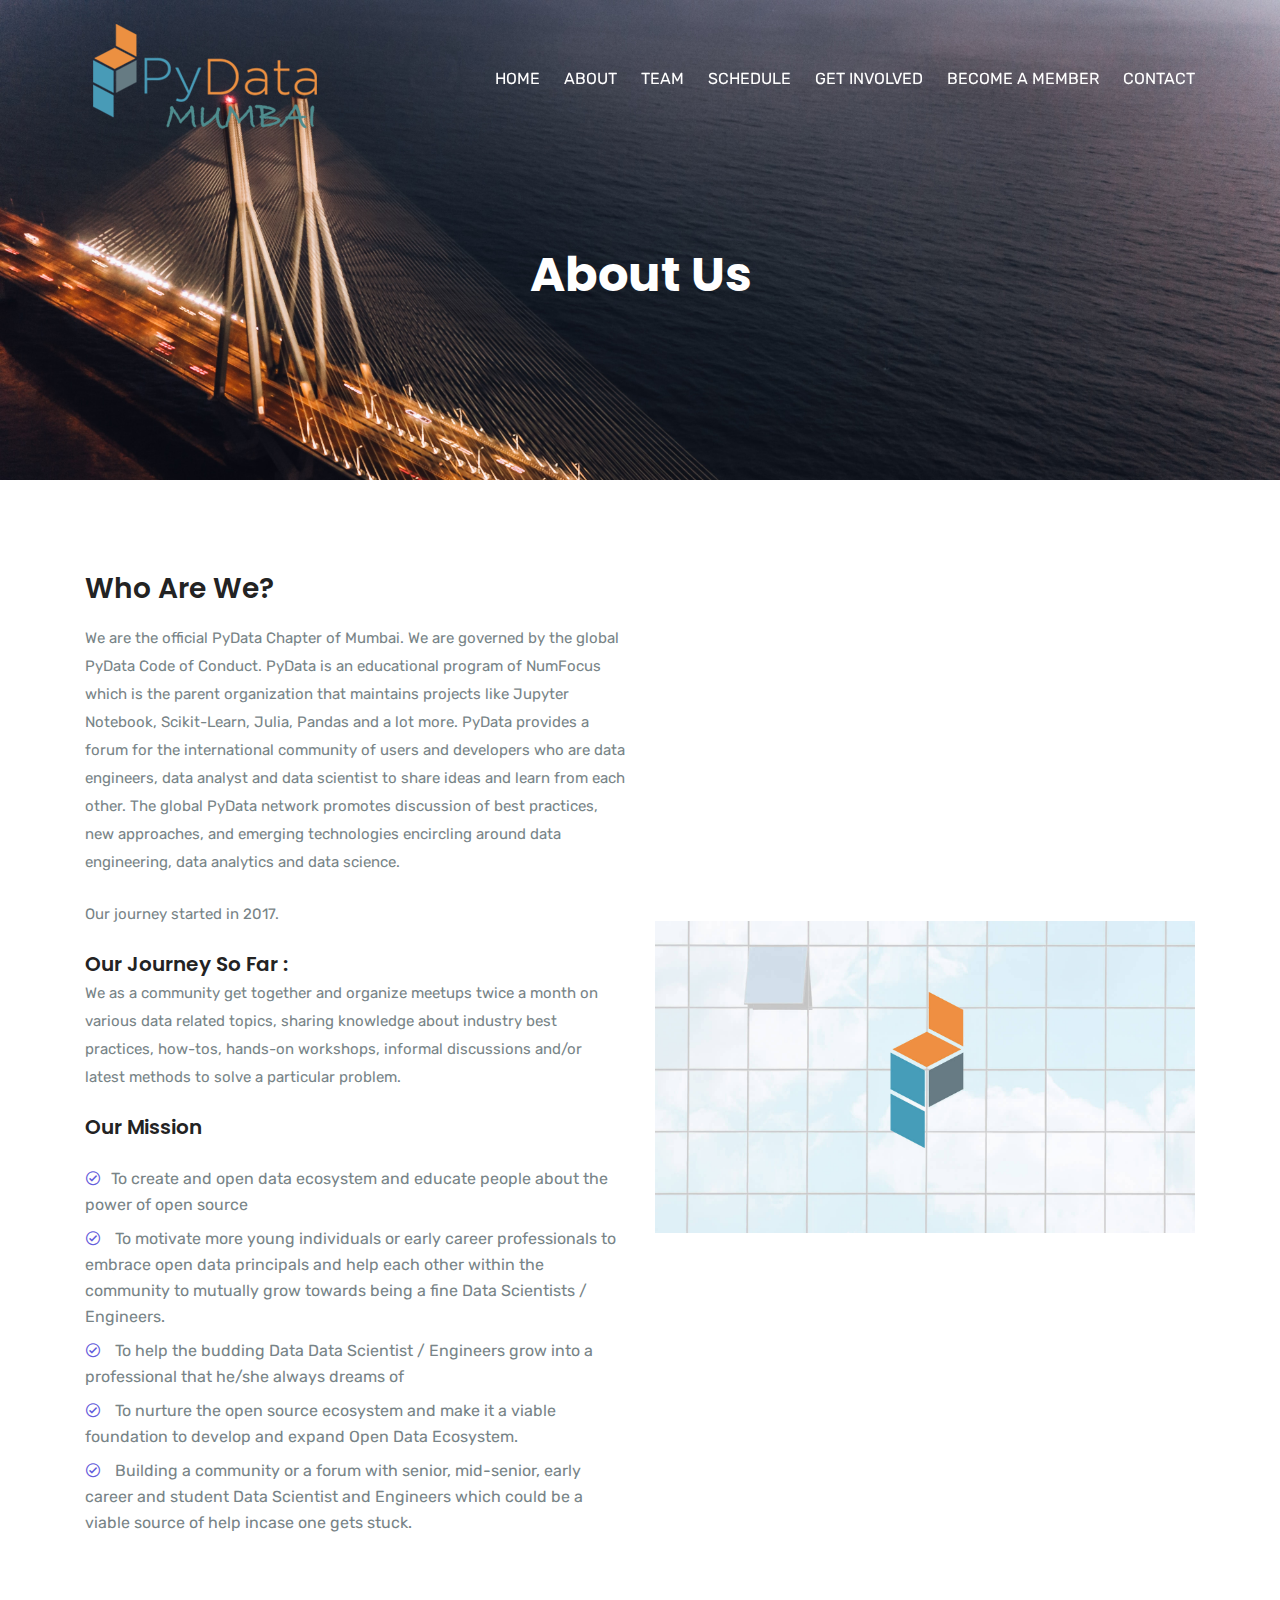
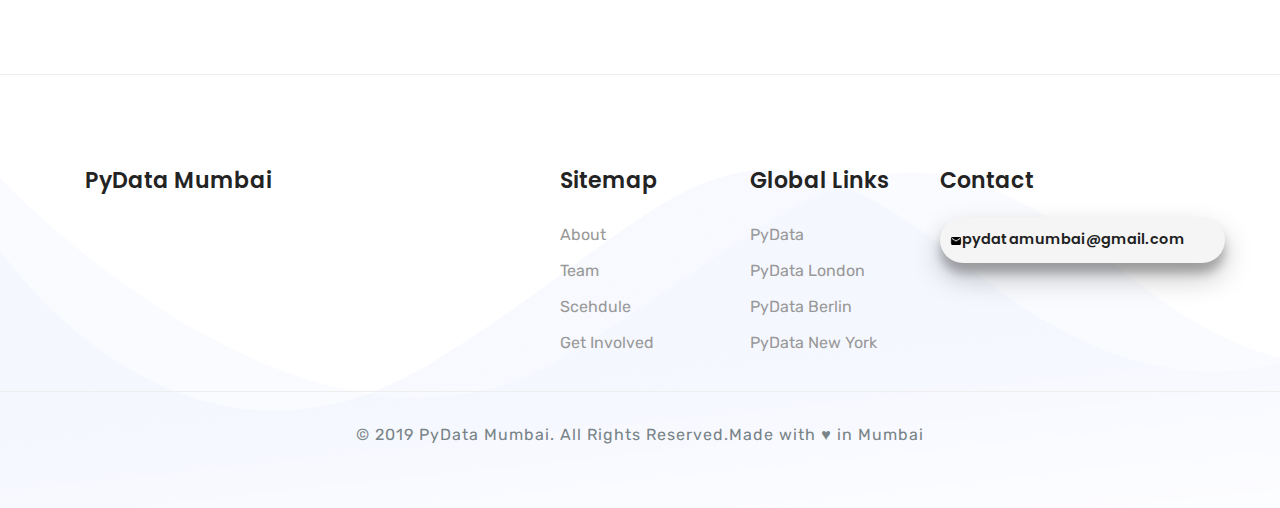
<file: about.html>
<!DOCTYPE html>
<html lang="zxx">

<head>
    <!-- Required meta tags -->
    <meta charset="utf-8">
    <meta name="viewport" content="width=device-width, initial-scale=1, shrink-to-fit=no">
    <meta name="description" content="PyData Mumbai">
    <meta name="author" content="Subhi Pandey","Aditya Sutar">

    <!-- Bootstrap CSS -->
    <link rel="stylesheet" href="assets/bootstrap/css/bootstrap.css" type="text/css">
    <!--  Icon Font css  -->
    <link rel="stylesheet" href="assets/fonts/flaticon/flaticon.css" type="text/css">
    <!-- FONT AWESOME ICON  -->
    <link rel="stylesheet" href="assets/css/all.css" type="text/css">
    <link rel="stylesheet" href="assets/css/icofont.css" type="text/css">
	
	<link rel="stylesheet" href="https://cdnjs.cloudflare.com/ajax/libs/font-awesome/4.7.0/css/font-awesome.min.css">
    <!--  Animate STYLE  -->
    <link rel="stylesheet" href="assets/css/animate.min.css" type="text/css">
    <!--  Theme CUSTOM STYLE  -->
    <link rel="stylesheet" href="assets/css/style.css" type="text/css">
    <!--  RESPONSIVE STYLE  -->
    <link rel="stylesheet" href="assets/css/responsive.css" type="text/css">

    <title>PyData Mumbai - About</title>

</head>

<body data-spy="scroll" data-target=".fixed-top">

    <nav class="navbar navbar-expand-lg fixed-top trans-navigation">
        <div class="container">
            <a class="navbar-brand" href="index.html">
                <img src="assets/img/main_logo.png" alt="" class="img-fluid b-logo">
            </a>
            <button class="navbar-toggler" type="button" data-toggle="collapse" data-target="#mainNav" aria-controls="mainNav" aria-expanded="false" aria-label="Toggle navigation">
                <span class="navbar-toggler-icon">
                    <i class="fa fa-bars"></i>
                </span>
              </button>

            <div class="collapse navbar-collapse justify-content-end" id="mainNav">
                <ul class="navbar-nav ">
                    <li class="nav-item">
                        <a class="nav-link active smoth-scroll" href=".banner-area">Home <span class="sr-only">(current)</span></a>
                    </li>
                    <li class="nav-item">
                        <a class="nav-link smoth-scroll" href="about.html">About</a>
                    </li>
                    <li class="nav-item">
                        <a class="nav-link smoth-scroll" href="team.html">Team</a>
                    </li>
                     <li class="nav-item">
                        <a class="nav-link smoth-scroll" href="index.html#schedule">Schedule</a>
                    </li>
					<li class="nav-item">
                        <a class="nav-link smoth-scroll" href="index.html#ginvolve">Get Involved</a>
                    </li>
					<li class="nav-item">
                        <a class="nav-link smoth-scroll" href="http://bit.ly/PyDataMembers">Become A Member</a>
                    </li>
                    <li class="nav-item">
                        <a class="nav-link smoth-scroll" href="index.html#contact">Contact</a>
                    </li>
                </ul>
            </div>
        </div>
    </nav>
    <!--MAIN HEADER AREA END -->

    <!--MAIN BANNER AREA START -->
    <div class="banner-area banner-1">
        <div class="overlay gr-overlay"></div>
        <div class="d-table">
            <div class="d-table-cell">
                <div class="container">
                    <div class="row">
                        <div class="col-lg-8 m-auto text-center col-sm-12 col-md-12">
                            <div class="banner-content content-padding">
                                
                                <h1 class="banner-title">About Us</h1>
                                

                                
                            </div>
                        </div>
                    </div>
                </div>
            </div>
        </div>
    </div>
    <!--MAIN HEADER AREA END -->

    <!--  SERVICE AREA START  -->
    <section class="section-padding">
        <div class="container">
            <div class="row align-items-center">
                <div class="col-lg-6 col-sm-12 col-md-8 mb-4">
                    <h3 class="mb-3">Who Are We?</h3>
                    <p class="mb-4">We are the official PyData Chapter of Mumbai. We are governed by the global PyData Code of Conduct. PyData is an educational program of NumFocus which is the parent organization that maintains projects like Jupyter Notebook, Scikit-Learn, Julia, Pandas and a lot more. PyData provides a forum for the international community of users and developers who are data engineers, data analyst and data scientist to share ideas and learn from each other. The global PyData network promotes discussion of best practices, new approaches, and emerging technologies encircling around data engineering, data analytics and data science.</p>
                    <p class="mb-4">Our journey started in 2017.</p>
					
                    <span class="h5 mb-4">Our Journey So Far :</span>
					<p class="mb-4">We as a community get together and organize meetups twice a month on various data related topics, sharing knowledge about industry best practices, how-tos, hands-on workshops, informal discussions and/or latest methods to solve a particular problem.</p>
					
					<span class="h5 mb-4">Our Mission</span>
                    <ul class="about-list2 my-4">
                        <li class="mb-2"><i class="icofont icofont-check-circled"></i>To create and open data ecosystem and educate people about the power of open source </li>

                        <li class="mb-2">
                            <i class="icofont icofont-check-circled"> </i> To motivate more young individuals or early career professionals  to embrace open data principals and help each other within the community to mutually grow towards being a fine Data Scientists / Engineers. 
                        </li>

                        <li class="mb-2">
                            <i class="icofont icofont-check-circled"> </i>  To help the budding Data Data Scientist / Engineers grow into a professional that he/she always dreams of 
                        </li>

                        <li class="mb-2">
                            <i class="icofont icofont-check-circled"> </i> To nurture the open source ecosystem and make it a viable foundation to develop and  expand Open Data Ecosystem. 
							
                        </li>
						
						<li class="mb-2">
                            <i class="icofont icofont-check-circled"> </i> Building a community or a forum with senior, mid-senior, early career and student Data Scientist and Engineers which could be a viable source of help incase one gets stuck.
							
                        </li>
						
						
						
                    </ul>

                    
                </div>

                <div class="col-lg-6 col-md-4">
                    <img src="assets/img/about/about-4.jpg" alt="" class="img-fluid w-100">
                </div>
            </div>
        </div>
    </section>
    <!--  ABOUT AREA END  -->

    
    

  

    <!--  FOOTER AREA START  -->
    <section id="footer" class="section-padding">
        <div class="container">
            <div class="row">
                <div class="col-lg-5 col-sm-8 col-md-8">
                    <div class="footer-widget footer-link">
                        <h4>PyData Mumbai</h4>
                        <p></p>
                    </div>
                </div>
                <div class="col-lg-2 col-sm-4 col-md-4">
                    <div class="footer-widget footer-link">
                        <h4>Sitemap</h4>
                        <ul>
                            <li><a href="#about">About</a></li>
                            <li><a href="#team">Team</a></li>
                            <li><a href="#scehdule">Scehdule</a></li>
                            <li><a href="#ginvolved">Get Involved</a></li>
                            
                        </ul>
                    </div>
                </div>

                <div class="col-lg-2 col-sm-6 col-md-6">
                    <div class="footer-widget footer-link">
                        <h4>Global Links</h4>
                        <ul>
                            <li><a href="https://pydata.org/">PyData</a></li>
                            <li><a href="https://london.pydata.org/">PyData London</a></li>
                            <li><a href="https://berlin.pydata.org/">PyData Berlin</a></li>
                            <li><a href="https://pydata.org/nyc2018/">PyData New York</a></li>
                            
                        </ul>
                    </div>
                </div>
                <div class="col-lg-3 col-sm-6 col-md-6">
                    <div class="footer-widget footer-text">
                        <h4>Contact</h4>
                        </div>
					
					<div class="parent flex-center">
 
                     <div class="box flex-card">
                           <div class="image"><img src="assets/img/icon/mail.png"/></div>
                           <div class="text"><h2>pydatamumbai@gmail.com</h2></div>
                </div>
                </div>				
                </div>				
                </div>
                        
                    </div>
                </div>
            </div>
            <div class="row">
                <div class="col-lg-12 text-center">
				                    <div class="footer-copy">
                        © 2019 PyData Mumbai. All Rights Reserved.Made with ♥ in Mumbai
                    </div>
                </div>
            </div>
        </div>
    </section>

    <!-- Optional JavaScript -->
    <!-- jQuery first, then Popper.js, then Bootstrap JS -->

    <script src="assets/js/jquery.min.js"></script>
    <!-- contact form  -->
    <script src="assets/js/contact.js"></script>
    <script src="assets/bootstrap/js/popper.min.js"></script>
    <script src="assets/bootstrap/js/bootstrap.min.js"></script>
    <!--  Counter up  -->
    <script src="assets/js/jquery.waypoints.js"></script>
    <script src="assets/js/jquery.counterup.min.js"></script>

    <script src="assets/js/jquery.easing.1.3.js"></script>
    <!--  wow animation  -->
    <script src="assets/js/wow.min.js"></script>
    <script src="assets/js/custom.js"></script>

</body>

</html>
</file>
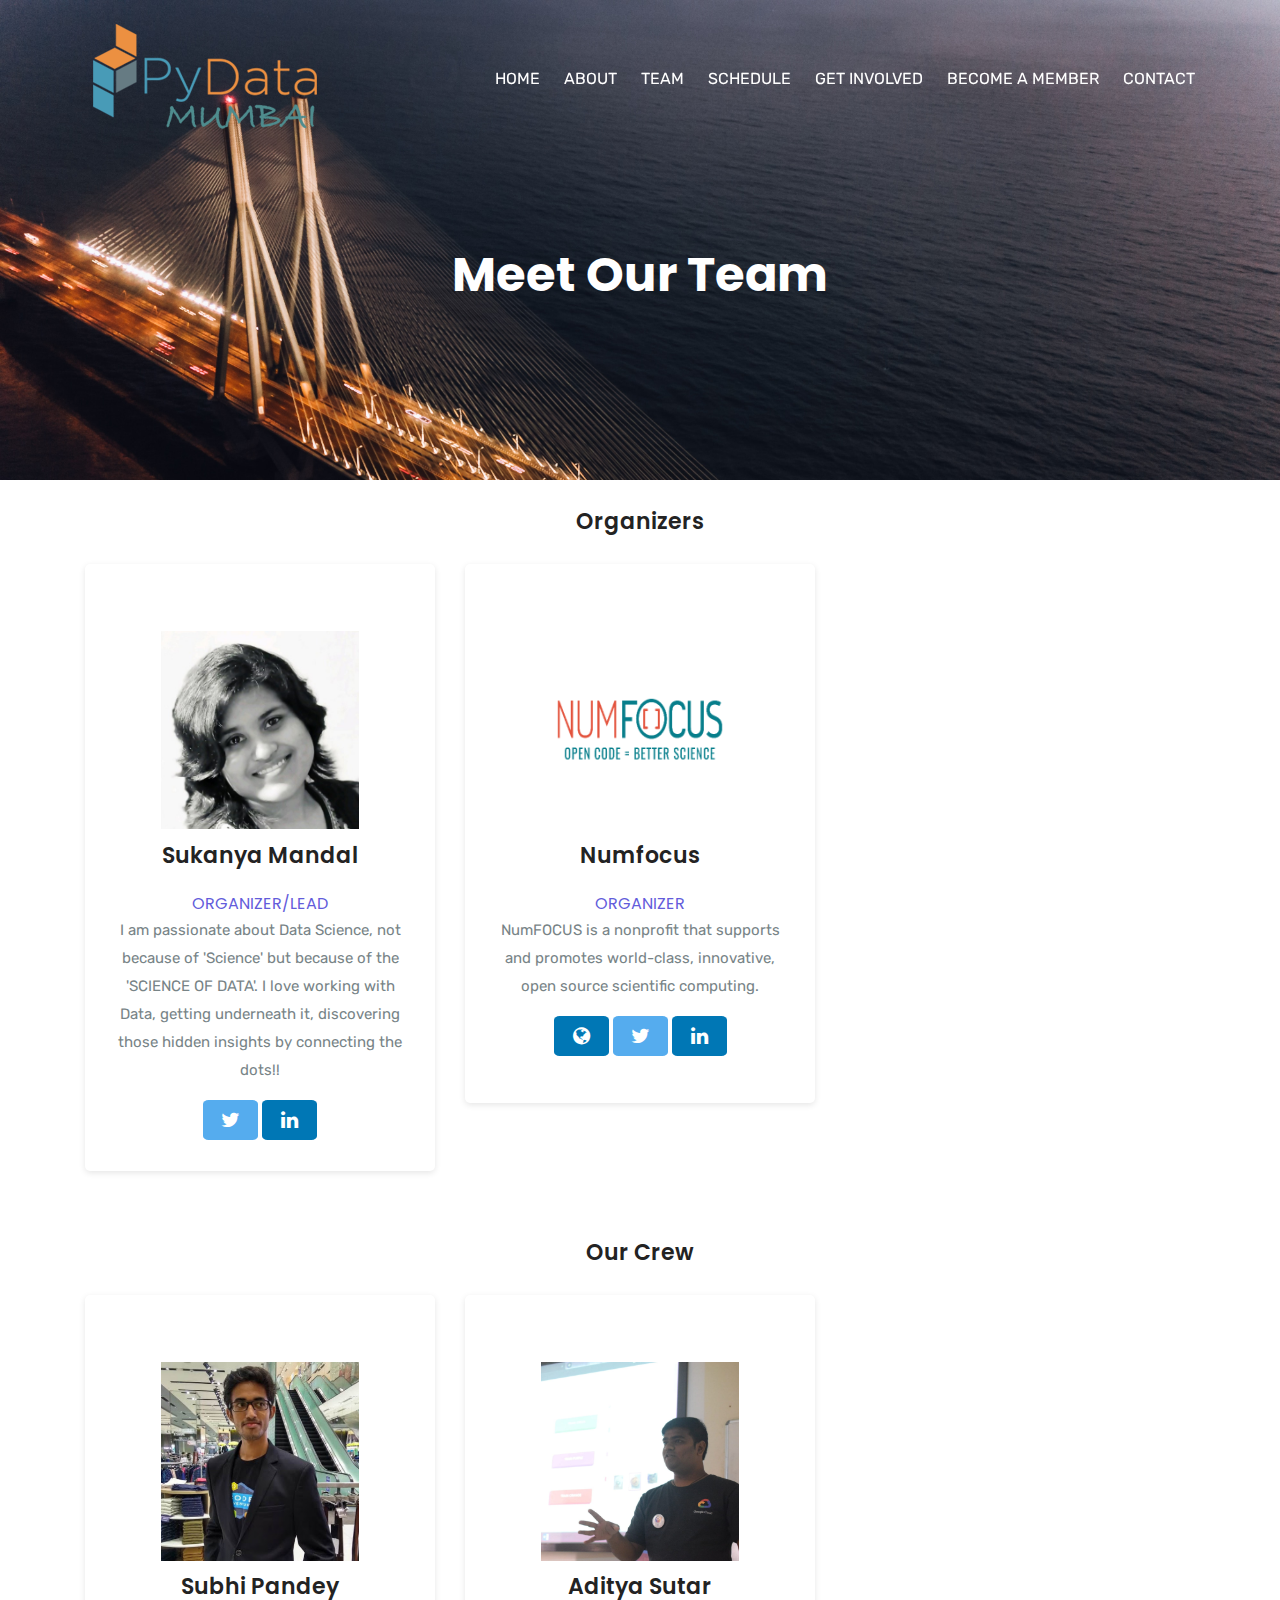
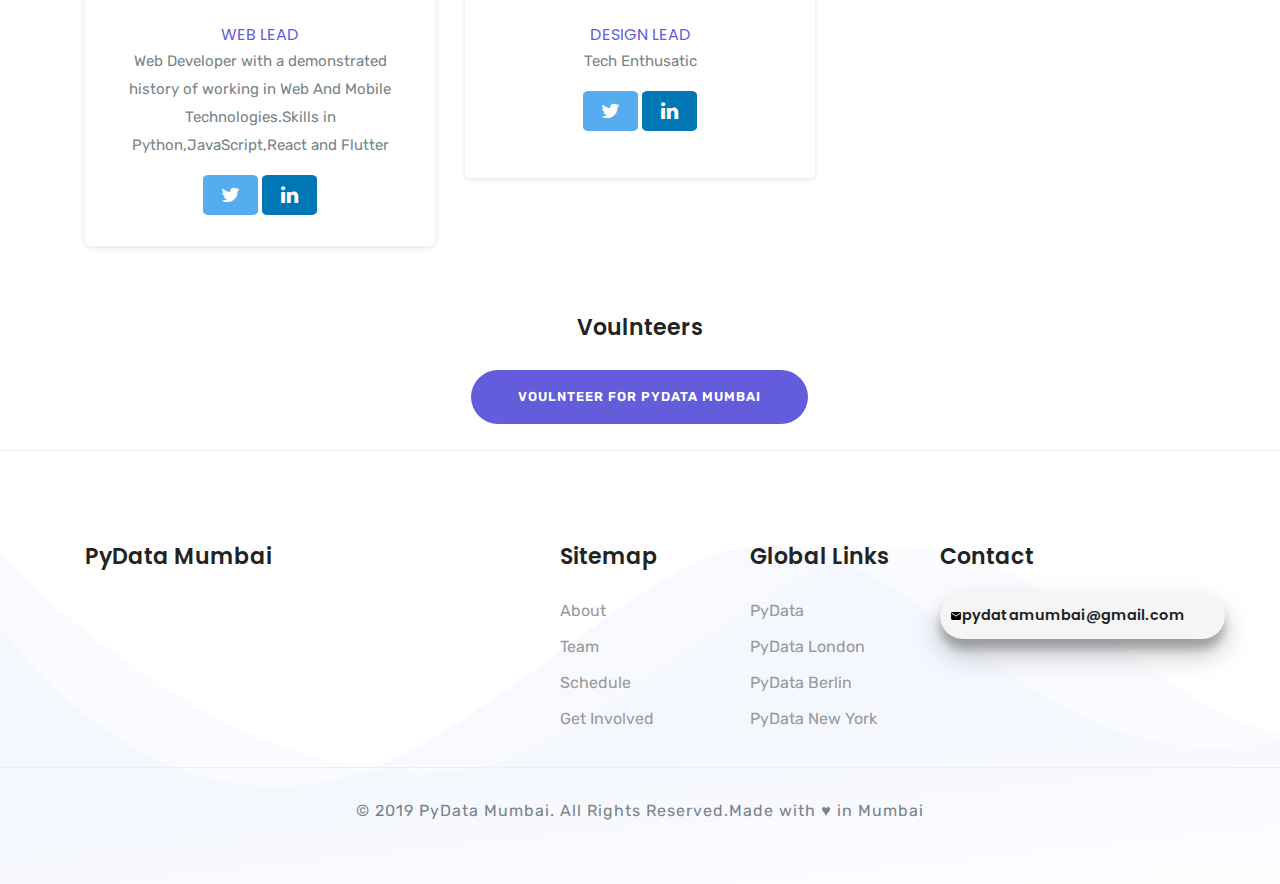
<file: team.html>
<!DOCTYPE html>
<html lang="zxx">

<head>
    <!-- Required meta tags -->
    
    <meta charset="utf-8">
    <meta name="viewport" content="width=device-width, initial-scale=1, shrink-to-fit=no">
    <meta name="description" content="PyData Mumbai">
    <meta name="author" content="Subhi Pandey","Aditya Sutar">
    
	<!-- Bootstrap CSS -->
    <link rel="stylesheet" href="assets/bootstrap/css/bootstrap.css" type="text/css">
    <!--  Icon Font css  -->
    <link rel="stylesheet" href="assets/fonts/flaticon/flaticon.css" type="text/css">
    <!-- FONT AWESOME ICON  -->
    <link rel="stylesheet" href="assets/css/all.css" type="text/css">
    <link rel="stylesheet" href="assets/css/icofont.css" type="text/css">
	<link rel="stylesheet" href="https://cdnjs.cloudflare.com/ajax/libs/font-awesome/4.7.0/css/font-awesome.min.css">
    <!--  Animate STYLE  -->
    <link rel="stylesheet" href="assets/css/animate.min.css" type="text/css">
    <!--  Theme CUSTOM STYLE  -->
    <link rel="stylesheet" href="assets/css/style.css" type="text/css">
    <!--  RESPONSIVE STYLE  -->
    <link rel="stylesheet" href="assets/css/responsive.css" type="text/css">

    <title>PyData Mumbai - Team </title>

</head>

<body data-spy="scroll" data-target=".fixed-top">

    <nav class="navbar navbar-expand-lg fixed-top trans-navigation">
        <div class="container">
            <a class="navbar-brand" href="index.html">
                <img src="assets/img/main_logo.png" alt="" class="img-fluid b-logo">
            </a>
            <button class="navbar-toggler" type="button" data-toggle="collapse" data-target="#mainNav" aria-controls="mainNav" aria-expanded="false" aria-label="Toggle navigation">
                <span class="navbar-toggler-icon">
                    <i class="fa fa-bars"></i>
                </span>
              </button>

            <div class="collapse navbar-collapse justify-content-end" id="mainNav">
                <ul class="navbar-nav ">
                    <li class="nav-item">
                        <a class="nav-link active smoth-scroll" href="index.html">Home <span class="sr-only">(current)</span></a>
                    </li>
                    <li class="nav-item">
                        <a class="nav-link smoth-scroll" href="about.html">About</a>
                    </li>
                    <li class="nav-item">
                        <a class="nav-link smoth-scroll" href="team.html">Team</a>
                    </li>
                    <li class="nav-item">
                        <a class="nav-link smoth-scroll" href="index.html#schedule">Schedule</a>
                    </li>
					<li class="nav-item">
                        <a class="nav-link smoth-scroll" href="index.html#ginvolve">Get Involved</a>
                    </li>
					<li class="nav-item">
                        <a class="nav-link smoth-scroll" href="http://bit.ly/PyDataMembers">Become A Member</a>
                    </li>
                    <li class="nav-item">
                        <a class="nav-link smoth-scroll" href="index.html#contact">Contact</a>
                    </li>
                </ul>
            </div>
        </div>
    </nav>
    <!--MAIN HEADER AREA END -->

     <!--MAIN BANNER AREA STARt -->
    <div class="banner-area banner-1">
        <div class="overlay gr-overlay"></div>
        <div class="d-table">
            <div class="d-table-cell">
                <div class="container">
                    <div class="row">
                        <div class="col-lg-8 m-auto text-center col-sm-12 col-md-12">
                            <div class="banner-content content-padding">
                                
                                <h1 class="banner-title">Meet Our Team</h1>
                                

                                
                            </div>
                        </div>
                    </div>
                </div>
            </div>
        </div>
    </div>
    <!--MAIN HEADER AREA END -->
	
	
                       
                           
                                </br>
                                <center><h4>Organizers</h4></center>
								</br>
                                
                            
	
	

    <!--  SERVICE AREA START  -->
	
	
     <section id="team">
        <div class="container">
            <div class="row">
                <div class="col-lg-4 col-sm-6 col-md-6">
                    <div class="service-box">
                        <div class="service-img-icon">
                            <img src="assets/img/icon/sukanya-mandal.jpg" alt="service-icon" class="img-fluid">
                        </div>
                        <div class="service-inner">
                            <h4>Sukanya Mandal</h4>
							<h5 class="subtitle">ORGANIZER/LEAD</h5>
                            <p>I am passionate about Data Science, not because of 'Science' but because of the 'SCIENCE OF DATA'. I love working with Data, getting underneath it, discovering those hidden insights by connecting the dots!!</p>
							<a href="https://twitter.com/msukanya93" class="fa fa-twitter"></a>
							<a href="https://www.linkedin.com/in/sukanyamandal/" class="fa fa-linkedin"></a>
							
                        </div>
                    </div>
                </div>
				
				<div class="col-lg-4 col-sm-6 col-md-6">
                    <div class="service-box">
                        <div class="service-img-icon">
                            <img src="assets/img/icon/NumFocus.png" alt="service-icon" class="img-fluid">
                        </div>
                        <div class="service-inner">
                            <h4>Numfocus</h4>
							<h5 class="subtitle">ORGANIZER</h5>
							<p>NumFOCUS is a nonprofit that supports and promotes world-class, innovative, open source scientific computing.</p>
							<a href="https://numfocus.org/" class="fa fa-globe"></a>
							<a href="https://twitter.com/numfocus" class="fa fa-twitter"></a>
							<a href="https://www.linkedin.com/company/numfocus/" class="fa fa-linkedin"></a>
                            <p></p>
							
							
                        </div>
                    </div>
                </div>
			
				
				
				
                
						

                
                    </div>
                </div>
            </div>
        </div>
    </section>
	
    <!--  SERVICE AREA END  -->
	
	<!--MAIN HEADER AREA END -->
	
	
                       
                           
                                </br>
                                <center><h4>Our Crew</h4></center>
								</br>
                                
                            
	
	

    <!--  MAIN HEADER AREA END  -->
	
	<!--  SERVICE AREA START  -->
	
	<section id="team">
        <div class="container">
            <div class="row">
                <div class="col-lg-4 col-sm-6 col-md-6">
                    <div class="service-box">
                        <div class="service-img-icon">
                            <img src="assets/img/icon/subhipandey.PNG" alt="service-icon" class="img-fluid">
                        </div>
                        <div class="service-inner">
                            <h4>Subhi Pandey</h4>
							<h5 class="subtitle">WEB LEAD</h5>
                            <p>Web Developer with a demonstrated history of working in Web And Mobile Technologies.Skills in Python,JavaScript,React and Flutter</p>
							<a href="https://twitter.com/subhipandeydev" class="fa fa-twitter"></a>
							<a href="https://www.linkedin.com/in/subhipandey" class="fa fa-linkedin"></a>
							
                        </div>
                    </div>
                </div>
				
				<div class="col-lg-4 col-sm-6 col-md-6">
                    <div class="service-box">
                        <div class="service-img-icon">
                            <img src="assets/img/icon/aditya-sutar.jpg" alt="service-icon" class="img-fluid">
                        </div>
                        <div class="service-inner">
                            <h4>Aditya Sutar</h4>
							<h5 class="subtitle">DESIGN LEAD</h5>
							<p>Tech Enthusatic</p>
							<a href="https://twitter.com/iAdityaSutar" class="fa fa-twitter"></a>
							<a href="https://www.linkedin.com/in/adityasutar" class="fa fa-linkedin"></a>
                            <p></p>
							
							
                        </div>
                    </div>
                </div>
			
				
				
				
                
						

                
                    </div>
                </div>
            </div>
        </div>
    </section>
               
				
	 <!--  SERVICE AREA END  -->	

	 <!--MAIN HEADER AREA END -->
	
	
                       
                           
                                </br>
                                <center><h4>Voulnteers</h4></center>
								</br>
                                
                            
	
	

    <!--  MAIN HEADER AREA END  -->
	
	<!--  SERVICE AREA START  -->
	
	<div class="col-lg-8 m-auto text-center col-sm-12 col-md-12">
	<a href="http://bit.ly/PyDataMVoulnteer" class="btn btn-hero btn-circled">Voulnteer For PyData Mumbai</a>
	</div></br>
	
	<!--  SERVICE AREA END  -->

    

     <!--  FOOTER AREA START  -->
    <section id="footer" class="section-padding">
        <div class="container">
            <div class="row">
                <div class="col-lg-5 col-sm-8 col-md-8">
                    <div class="footer-widget footer-link">
                        <h4>PyData Mumbai</h4>
                        <p></p>
                    </div>
                </div>
                <div class="col-lg-2 col-sm-4 col-md-4">
                    <div class="footer-widget footer-link">
                        <h4>Sitemap</h4>
                        <ul>
                            <li><a href="index.html#about">About</a></li>
                            <li><a href="index.html#team">Team</a></li>
                            <li><a href="index.html#scehdule">Schedule</a></li>
                            <li><a href="index.html#ginvolved">Get Involved</a></li>
                            
                        </ul>
                    </div>
                </div>

                <div class="col-lg-2 col-sm-6 col-md-6">
                    <div class="footer-widget footer-link">
                        <h4>Global Links</h4>
                        <ul>
                            <li><a href="https://pydata.org/">PyData</a></li>
                            <li><a href="https://london.pydata.org/">PyData London</a></li>
                            <li><a href="https://berlin.pydata.org/">PyData Berlin</a></li>
                            <li><a href="https://pydata.org/nyc2018/">PyData New York</a></li>
                            
                        </ul>
                    </div>
                </div>
                <div class="col-lg-3 col-sm-6 col-md-6">
                    <div class="footer-widget footer-text">
                        <h4>Contact</h4>
                        </div>
					
					<div class="parent flex-center">
 
                     <div class="box flex-card">
                           <div class="image"><img src="assets/img/icon/mail.png"/></div>
                           <div class="text"><h2>pydatamumbai@gmail.com</h2></div>
                </div>
                </div>				
                </div>				
                </div>
                        
                    </div>
                </div>
            </div>
            <div class="row">
                <div class="col-lg-12 text-center">
                    <div class="footer-copy">
                        © 2019 PyData Mumbai. All Rights Reserved.Made with ♥ in Mumbai
                    </div>
                </div>
            </div>
        </div>
    </section>
    <!--  FOOTER AREA END  -->

    <!-- Optional JavaScript -->
    <!-- jQuery first, then Popper.js, then Bootstrap JS -->

    <script src="assets/js/jquery.min.js"></script>
    <!-- contact form  -->
    <script src="assets/js/contact.js"></script>
    <script src="assets/bootstrap/js/popper.min.js"></script>
    <script src="assets/bootstrap/js/bootstrap.min.js"></script>
    <!--  Counter up  -->
    <script src="assets/js/jquery.waypoints.js"></script>
    <script src="assets/js/jquery.counterup.min.js"></script>

    <script src="assets/js/jquery.easing.1.3.js"></script>
    <!--  wow animation  -->
    <script src="assets/js/wow.min.js"></script>
    <script src="assets/js/custom.js"></script>

</body>

</html>
</file>
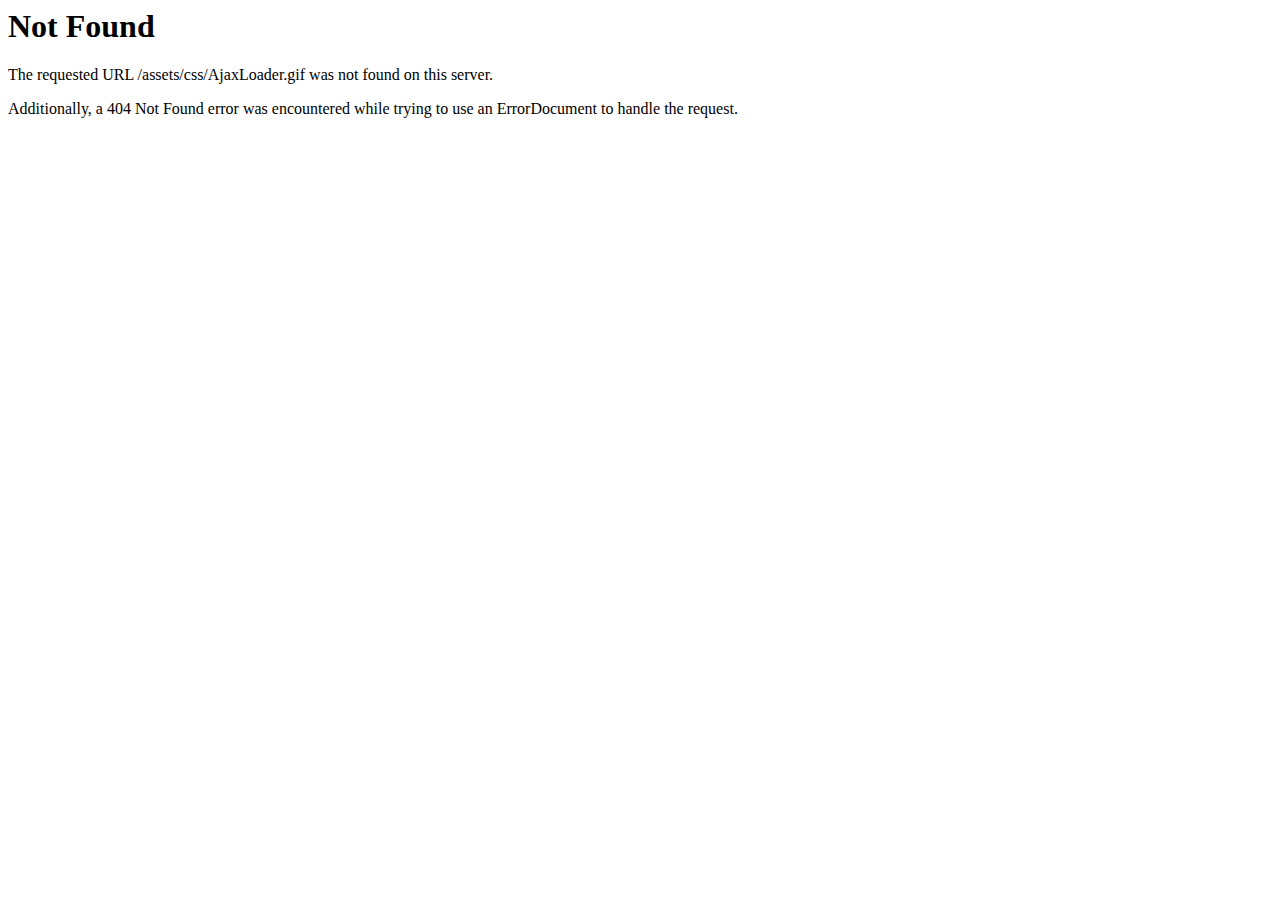
<file: assets/css/AjaxLoader.html>
<!DOCTYPE HTML PUBLIC "-//IETF//DTD HTML 2.0//EN">
<html><head>
<title>404 Not Found</title>
</head><body>
<h1>Not Found</h1>
<p>The requested URL /assets/css/AjaxLoader.gif was not found on this server.</p>
<p>Additionally, a 404 Not Found
error was encountered while trying to use an ErrorDocument to handle the request.</p>
</body></html>
</file>
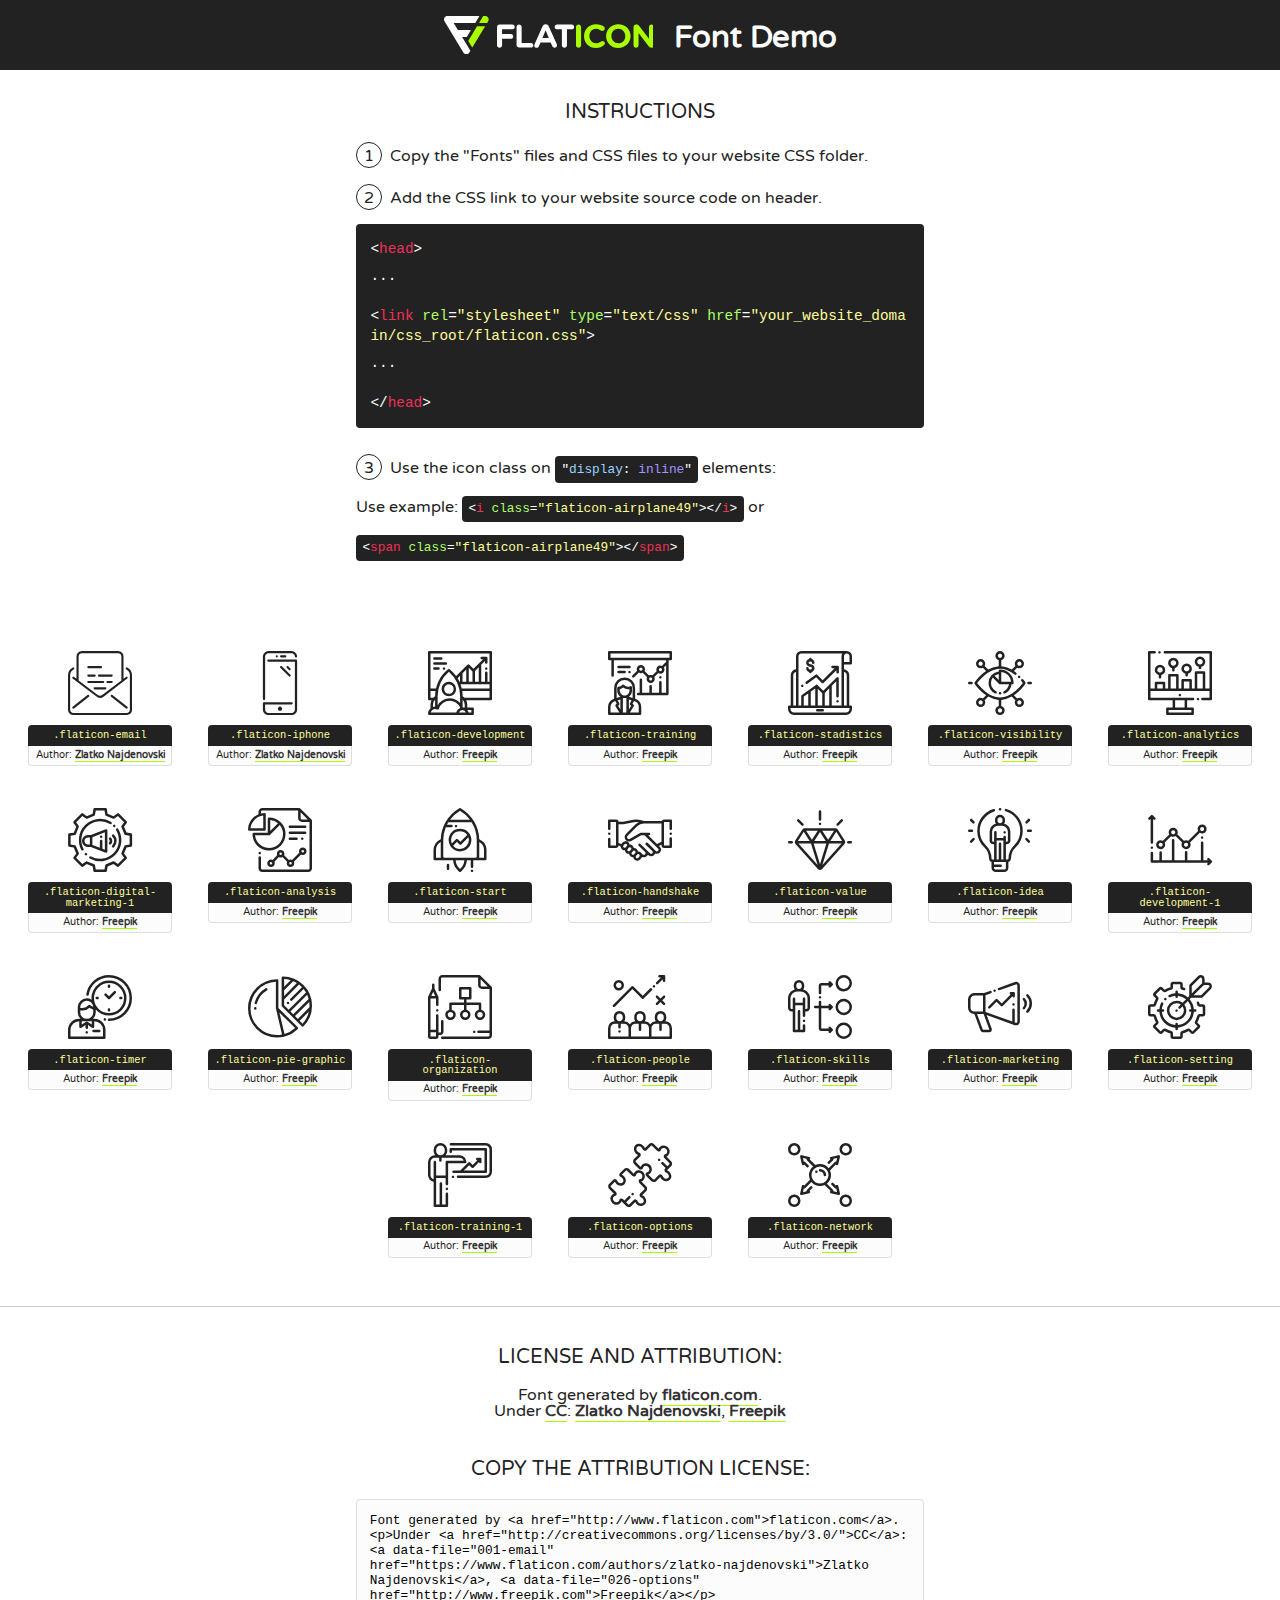
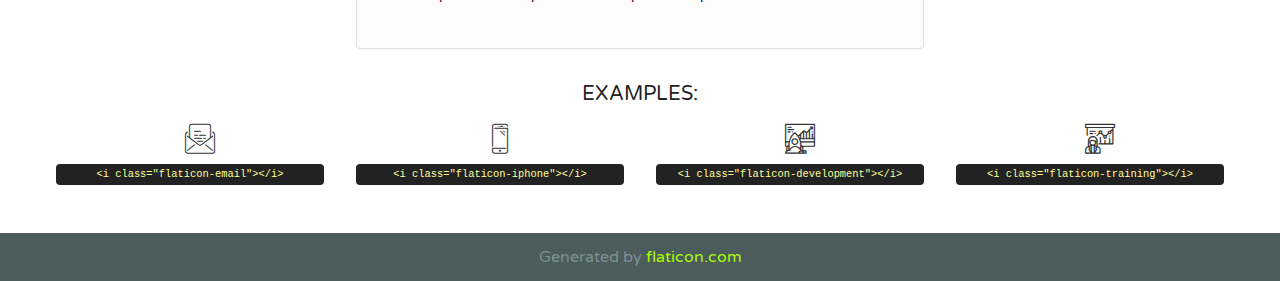
<file: assets/fonts/flaticon/flaticon.html>
<!DOCTYPE html>
<!--
  Flaticon icon font: Flaticon
  Creation date: 03/09/2018 10:16
-->
<html>
<!DOCTYPE html>
<html>

<head>
    <title>Flaticon WebFont</title>
    <link href="http://fonts.googleapis.com/css?family=Varela+Round" rel="stylesheet" type="text/css" />
    <link rel="stylesheet" type="text/css" href="flaticon.css">
    <meta charset="UTF-8">
    <style>
    html, body, div, span, applet, object, iframe,
    h1, h2, h3, h4, h5, h6, p, blockquote, pre,
    a, abbr, acronym, address, big, cite, code,
    del, dfn, em, img, ins, kbd, q, s, samp,
    small, strike, strong, sub, sup, tt, var,
    b, u, i, center,
    dl, dt, dd, ol, ul, li,
    fieldset, form, label, legend,
    table, caption, tbody, tfoot, thead, tr, th, td,
    article, aside, canvas, details, embed, 
    figure, figcaption, footer, header, hgroup, 
    menu, nav, output, ruby, section, summary,
    time, mark, audio, video {
        margin: 0;
        padding: 0;
        border: 0;
        font-size: 100%;
        font: inherit;
        vertical-align: baseline;
    }
    /* HTML5 display-role reset for older browsers */
    article, aside, details, figcaption, figure, 
    footer, header, hgroup, menu, nav, section {
        display: block;
    }
    body {
        line-height: 1;
    }
    ol, ul {
        list-style: none;
    }
    blockquote, q {
        quotes: none;
    }
    blockquote:before, blockquote:after,
    q:before, q:after {
        content: '';
        content: none;
    }
    table {
        border-collapse: collapse;
        border-spacing: 0;
    }
    body {
        font-family: 'Varela Round', Helvetica, Arial, sans-serif;
        font-size: 16px;
        color: #222;
    }
    a {
        color: #333;
        border-bottom: 1px solid #a9fd00;
        font-weight: bold;
        text-decoration: none;
    }
    * {
        -moz-box-sizing: border-box;
        -webkit-box-sizing: border-box;
        box-sizing: border-box;
        margin: 0;
        padding: 0;
    }
    [class^="flaticon-"]:before, [class*=" flaticon-"]:before, [class^="flaticon-"]:after, [class*=" flaticon-"]:after {
        font-family: Flaticon;
        font-size: 30px;
        font-style: normal;
        margin-left: 20px;
        color: #333;
    }
    .wrapper {
        max-width: 600px;
        margin: auto;
        padding: 0 1em;
    }
    .title {
        font-size: 1.25em;
        text-align: center;
        margin-bottom: 1em;
        text-transform: uppercase;
    }
    header {
        text-align: center;
        background-color: #222;
        color: #fff;
        padding: 1em;
    }
    header .logo {
        width: 210px;
        height: 38px;
        display: inline-block;
        vertical-align: middle;
        margin-right: 1em;
        border: none;
    }
    header strong {
        font-size: 1.95em;
        font-weight: bold;
        vertical-align: middle;
        margin-top: 5px;
        display: inline-block;
    }
    .demo {
        margin: 2em auto;
        line-height: 1.25em;
    }
    .demo ul li {
        margin-bottom: 1em;
    }
    .demo ul li .num {
        color: #222;
        border-radius: 20px;
        display: inline-block;
        width: 26px;
        padding: 3px;
        height: 26px;
        text-align: center;
        margin-right: 0.5em;
        border: 1px solid #222;
    }
    .demo ul li code {
        background-color: #222;
        border-radius: 4px;
        padding: 0.25em 0.5em;
        display: inline-block;
        color: #fff;
        font-family: Consolas,Monaco,Lucida Console,Liberation Mono,DejaVu Sans Mono,Bitstream Vera Sans Mono,Courier New, monospace;
        font-weight: lighter;
        margin-top: 1em;
        font-size: 0.8em;
        word-break: break-all;
    }
    .demo ul li code.big {
        padding: 1em;
        font-size: 0.9em;
    }
    .demo ul li code .red {
        color: #EF3159;
    }
    .demo ul li code .green {
        color: #ACFF65;
    }
    .demo ul li code .yellow {
        color: #FFFF99;
    }
    .demo ul li code .blue {
        color: #99D3FF;
    }
    .demo ul li code .purple {
        color: #A295FF;
    }
    .demo ul li code .dots {
        margin-top: 0.5em;
        display: block;
    }
    #glyphs {
        border-bottom: 1px solid #ccc;
        padding: 2em 0;
        text-align: center;
    }
    .glyph {
        display: inline-block;
        width: 9em;
        margin: 1em;
        text-align: center;
        vertical-align: top;
        background: #FFF;
    }
    .glyph .glyph-icon {
        padding: 10px;
        display: block;
        font-family:"Flaticon";
        font-size: 64px;
        line-height: 1;
    }
    .glyph .glyph-icon:before {
        font-size: 64px;
        color: #222;
        margin-left: 0;
    }
    .class-name {
        font-size: 0.65em;
        background-color: #222;
        color: #fff;
        border-radius: 4px 4px 0 0;
        padding: 0.5em;
        color: #FFFF99;
        font-family: Consolas,Monaco,Lucida Console,Liberation Mono,DejaVu Sans Mono,Bitstream Vera Sans Mono,Courier New, monospace;
    }
    .author-name {
        font-size: 0.6em;
        background-color: #fcfcfd;
        border: 1px solid #DEDEE4;
        border-top: 0;
        border-radius: 0 0 4px 4px;
        padding: 0.5em;
    }
    .class-name:last-child {
        font-size: 10px;
        color:#888;
    }
    .class-name:last-child a {
        font-size: 10px;
        color:#555;
    }
    .class-name:last-child a:hover {
        color:#a9fd00;
    }
    .glyph > input {
        display: block;
        width: 100px;
        margin: 5px auto;
        text-align: center;
        font-size: 12px;
        cursor: text;
    }
    .glyph > input.icon-input {
        font-family:"Flaticon";
        font-size: 16px;
        margin-bottom: 10px;
    }
    .attribution .title {
        margin-top: 2em;
    }
    .attribution textarea {
        background-color: #fcfcfd;
        padding: 1em;
        border: none;
        box-shadow: none;
        border: 1px solid #DEDEE4;
        border-radius: 4px;
        resize: none;
        width: 100%;
        height: 150px;
        font-size: 0.8em;
        font-family: Consolas,Monaco,Lucida Console,Liberation Mono,DejaVu Sans Mono,Bitstream Vera Sans Mono,Courier New, monospace;
        -webkit-appearance: none;
    }
    .iconsuse {
        margin: 2em auto;
        text-align: center;
        max-width: 1200px;
    }
    .iconsuse:after {
        content: '';
        display: table;
        clear: both;
    }
    .iconsuse .image {
        float: left;
        width: 25%;
        padding: 0 1em;
    }
    .iconsuse .image p {
        margin-bottom: 1em;
    }
    .iconsuse .image span {
        display: block;
        font-size: 0.65em;
        background-color: #222;
        color: #fff;
        border-radius: 4px;
        padding: 0.5em;
        color: #FFFF99;
        margin-top: 1em;
        font-family: Consolas,Monaco,Lucida Console,Liberation Mono,DejaVu Sans Mono,Bitstream Vera Sans Mono,Courier New, monospace;
    }
    #footer {
        text-align: center;
        background-color: #4C5B5C;
        color: #7c9192;
        padding: 1em;
    }
    #footer a {
        border: none;
        color: #a9fd00;
        font-weight: normal;
    }
    @media (max-width: 960px) {
        .iconsuse .image {
            width: 50%;
        }
    }
    @media (max-width: 560px) {
        .iconsuse .image {
            width: 100%;
        }
    }
    </style>
</head>

<body class="characters-off">

    <header>
        <a href="http://www.flaticon.com" target="_blank" class="logo">
            <svg version="1.1" xmlns="http://www.w3.org/2000/svg" xmlns:xlink="http://www.w3.org/1999/xlink" xmlns:a="http://ns.adobe.com/AdobeSVGViewerExtensions/3.0/" viewBox="0 0 560.875 102.036" enable-background="new 0 0 560.875 102.036" xml:space="preserve">
                <defs>
                </defs>
                <g>
                    <g class="letters">
                        <path fill="#ffffff" d="M141.596,29.675c0-3.777,2.985-6.767,6.764-6.767h34.438c3.426,0,6.15,2.728,6.15,6.15
                        c0,3.43-2.724,6.149-6.15,6.149h-27.674v13.091h23.719c3.429,0,6.151,2.724,6.151,6.15c0,3.43-2.723,6.149-6.151,6.149h-23.719
                        v17.574c0,3.773-2.986,6.761-6.764,6.761c-3.779,0-6.764-2.989-6.764-6.761V29.675z"></path>
                        <path fill="#ffffff" d="M193.844,29.149c0-3.781,2.985-6.767,6.764-6.767c3.776,0,6.763,2.985,6.763,6.767v42.957h25.039
                        c3.426,0,6.149,2.726,6.149,6.153c0,3.425-2.723,6.15-6.149,6.15h-31.802c-3.779,0-6.764-2.986-6.764-6.768V29.149z"></path>
                        <path fill="#ffffff" d="M241.891,75.71l21.438-48.407c1.492-3.341,4.215-5.357,7.906-5.357h0.792
                        c3.686,0,6.323,2.017,7.815,5.357l21.439,48.407c0.436,0.967,0.701,1.845,0.701,2.723c0,3.602-2.809,6.501-6.414,6.501
                        c-3.161,0-5.269-1.845-6.499-4.655l-4.132-9.661h-27.059l-4.301,10.102c-1.144,2.631-3.426,4.214-6.237,4.214
                        c-3.517,0-6.24-2.81-6.24-6.325C241.1,77.64,241.451,76.677,241.891,75.71z M279.932,58.666l-8.521-20.297l-8.526,20.297H279.932
                        z"></path>
                        <path fill="#ffffff" d="M314.864,35.387H301.86c-3.429,0-6.239-2.813-6.239-6.238c0-3.429,2.811-6.24,6.239-6.24h39.533
                        c3.426,0,6.237,2.811,6.237,6.24c0,3.425-2.811,6.238-6.237,6.238h-13.001v42.785c0,3.773-2.99,6.761-6.764,6.761
                        c-3.779,0-6.764-2.989-6.764-6.761V35.387z"></path>
                        <path fill="#A9FD00" d="M352.615,29.149c0-3.781,2.985-6.767,6.767-6.767c3.774,0,6.761,2.985,6.761,6.767v49.024
                        c0,3.773-2.987,6.761-6.761,6.761c-3.781,0-6.767-2.989-6.767-6.761V29.149z"></path>
                        <path fill="#A9FD00" d="M374.132,53.836v-0.179c0-17.481,13.178-31.801,32.065-31.801c9.22,0,15.459,2.458,20.557,6.238
                        c1.402,1.054,2.637,2.985,2.637,5.357c0,3.692-2.985,6.59-6.681,6.59c-1.845,0-3.071-0.702-4.044-1.319
                        c-3.776-2.813-7.729-4.393-12.562-4.393c-10.364,0-17.831,8.611-17.831,19.154v0.173c0,10.542,7.291,19.329,17.831,19.329
                        c5.715,0,9.492-1.756,13.359-4.834c1.049-0.874,2.458-1.491,4.039-1.491c3.429,0,6.325,2.813,6.325,6.236
                        c0,2.106-1.056,3.78-2.282,4.834c-5.539,4.834-12.036,7.733-21.878,7.733C387.572,85.464,374.132,71.493,374.132,53.836z"></path>
                        <path fill="#A9FD00" d="M433.009,53.836v-0.179c0-17.481,13.79-31.801,32.766-31.801c18.981,0,32.592,14.143,32.592,31.628v0.173
                        c0,17.483-13.785,31.807-32.769,31.807C446.625,85.464,433.009,71.32,433.009,53.836z M484.224,53.836v-0.179
                        c0-10.539-7.725-19.326-18.626-19.326c-10.893,0-18.449,8.611-18.449,19.154v0.173c0,10.542,7.73,19.329,18.626,19.329
                        C476.676,72.986,484.224,64.378,484.224,53.836z"></path>
                        <path fill="#A9FD00" d="M506.233,29.321c0-3.774,2.99-6.763,6.767-6.763h1.401c3.252,0,5.183,1.583,7.029,3.953l26.093,34.265
                        V29.059c0-3.692,2.99-6.677,6.681-6.677c3.683,0,6.671,2.985,6.671,6.677v48.934c0,3.78-2.987,6.765-6.764,6.765h-0.436
                        c-3.257,0-5.188-1.581-7.034-3.953l-27.056-35.492v32.944c0,3.687-2.985,6.676-6.678,6.676c-3.683,0-6.673-2.989-6.673-6.676
                        V29.321z"></path>
                    </g>
                    <g class="insignia">
                        <path fill="#ffffff" d="M48.372,56.137h12.517l11.156-18.537H37.186L25.688,18.539h57.825L94.668,0H9.271
                        C5.925,0,2.842,1.801,1.198,4.716c-1.644,2.907-1.593,6.482,0.134,9.343l50.38,83.501c1.678,2.781,4.689,4.476,7.938,4.476
                        c3.246,0,6.257-1.695,7.935-4.476l2.898-4.804L48.372,56.137z"></path>
                        <g class="i">
                            <path fill="#A9FD00" d="M93.575,18.539h0.031v0.004l21.652,0.004l2.705-4.488c1.727-2.861,1.778-6.436,0.133-9.343
                            C116.454,1.801,113.371,0,110.026,0h-5.294L93.575,18.539z"></path>
                            <polygon fill="#A9FD00" points="88.291,27.356 64.725,66.486 75.519,84.404 109.942,27.356"></polygon>
                        </g>
                    </g>
                </g>
            </svg>
        </a>
        <strong>Font Demo</strong>
    </header>


    <section class="demo wrapper">

        <p class="title">Instructions</p>

        <ul>
            <li>
                <span class="num">1</span>Copy the "Fonts" files and CSS files to your website CSS folder.
            </li>
            <li>
                <span class="num">2</span>Add the CSS link to your website source code on header.
                <code class="big">
                    &lt;<span class="red">head</span>&gt;
                    <br/><span class="dots">...</span>
                    <br/>&lt;<span class="red">link</span> <span class="green">rel</span>=<span class="yellow">"stylesheet"</span> <span class="green">type</span>=<span class="yellow">"text/css"</span> <span class="green">href</span>=<span class="yellow">"your_website_domain/css_root/flaticon.css"</span>&gt;
                    <br/><span class="dots">...</span>
                    <br/>&lt;/<span class="red">head</span>&gt;
                </code>
            </li>

            <li>
                <p>
                    <span class="num">3</span>Use the icon class on <code>"<span class="blue">display</span>:<span class="purple"> inline</span>"</code> elements:
                    <br />
                    Use example: <code>&lt;<span class="red">i</span> <span class="green">class</span>=<span class="yellow">&quot;flaticon-airplane49&quot;</span>&gt;&lt;/<span class="red">i</span>&gt;</code> or <code>&lt;<span class="red">span</span> <span class="green">class</span>=<span class="yellow">&quot;flaticon-airplane49&quot;</span>&gt;&lt;/<span class="red">span</span>&gt;</code>
            </li>
        </ul>

    </section>




   <section id="glyphs">          
    
      
        <div class="glyph"><div class="glyph-icon flaticon-email"></div>
            <div class="class-name">.flaticon-email</div>
            <div class="author-name">Author: <a data-file="001-email" href="https://www.flaticon.com/authors/zlatko-najdenovski">Zlatko Najdenovski</a> </div> 
        </div>        
        
        <div class="glyph"><div class="glyph-icon flaticon-iphone"></div>
            <div class="class-name">.flaticon-iphone</div>
            <div class="author-name">Author: <a data-file="002-iphone" href="https://www.flaticon.com/authors/zlatko-najdenovski">Zlatko Najdenovski</a> </div> 
        </div>        
        
        <div class="glyph"><div class="glyph-icon flaticon-development"></div>
            <div class="class-name">.flaticon-development</div>
            <div class="author-name">Author: <a data-file="006-development" href="http://www.freepik.com">Freepik</a> </div> 
        </div>        
        
        <div class="glyph"><div class="glyph-icon flaticon-training"></div>
            <div class="class-name">.flaticon-training</div>
            <div class="author-name">Author: <a data-file="007-training" href="http://www.freepik.com">Freepik</a> </div> 
        </div>        
        
        <div class="glyph"><div class="glyph-icon flaticon-stadistics"></div>
            <div class="class-name">.flaticon-stadistics</div>
            <div class="author-name">Author: <a data-file="008-stadistics" href="http://www.freepik.com">Freepik</a> </div> 
        </div>        
        
        <div class="glyph"><div class="glyph-icon flaticon-visibility"></div>
            <div class="class-name">.flaticon-visibility</div>
            <div class="author-name">Author: <a data-file="009-visibility" href="http://www.freepik.com">Freepik</a> </div> 
        </div>        
        
        <div class="glyph"><div class="glyph-icon flaticon-analytics"></div>
            <div class="class-name">.flaticon-analytics</div>
            <div class="author-name">Author: <a data-file="010-analytics" href="http://www.freepik.com">Freepik</a> </div> 
        </div>        
        
        <div class="glyph"><div class="glyph-icon flaticon-digital-marketing-1"></div>
            <div class="class-name">.flaticon-digital-marketing-1</div>
            <div class="author-name">Author: <a data-file="011-digital-marketing-1" href="http://www.freepik.com">Freepik</a> </div> 
        </div>        
        
        <div class="glyph"><div class="glyph-icon flaticon-analysis"></div>
            <div class="class-name">.flaticon-analysis</div>
            <div class="author-name">Author: <a data-file="012-analysis" href="http://www.freepik.com">Freepik</a> </div> 
        </div>        
        
        <div class="glyph"><div class="glyph-icon flaticon-start"></div>
            <div class="class-name">.flaticon-start</div>
            <div class="author-name">Author: <a data-file="013-start" href="http://www.freepik.com">Freepik</a> </div> 
        </div>        
        
        <div class="glyph"><div class="glyph-icon flaticon-handshake"></div>
            <div class="class-name">.flaticon-handshake</div>
            <div class="author-name">Author: <a data-file="014-handshake" href="http://www.freepik.com">Freepik</a> </div> 
        </div>        
        
        <div class="glyph"><div class="glyph-icon flaticon-value"></div>
            <div class="class-name">.flaticon-value</div>
            <div class="author-name">Author: <a data-file="015-value" href="http://www.freepik.com">Freepik</a> </div> 
        </div>        
        
        <div class="glyph"><div class="glyph-icon flaticon-idea"></div>
            <div class="class-name">.flaticon-idea</div>
            <div class="author-name">Author: <a data-file="016-idea" href="http://www.freepik.com">Freepik</a> </div> 
        </div>        
        
        <div class="glyph"><div class="glyph-icon flaticon-development-1"></div>
            <div class="class-name">.flaticon-development-1</div>
            <div class="author-name">Author: <a data-file="017-development-1" href="http://www.freepik.com">Freepik</a> </div> 
        </div>        
        
        <div class="glyph"><div class="glyph-icon flaticon-timer"></div>
            <div class="class-name">.flaticon-timer</div>
            <div class="author-name">Author: <a data-file="018-timer" href="http://www.freepik.com">Freepik</a> </div> 
        </div>        
        
        <div class="glyph"><div class="glyph-icon flaticon-pie-graphic"></div>
            <div class="class-name">.flaticon-pie-graphic</div>
            <div class="author-name">Author: <a data-file="019-pie-graphic" href="http://www.freepik.com">Freepik</a> </div> 
        </div>        
        
        <div class="glyph"><div class="glyph-icon flaticon-organization"></div>
            <div class="class-name">.flaticon-organization</div>
            <div class="author-name">Author: <a data-file="020-organization" href="http://www.freepik.com">Freepik</a> </div> 
        </div>        
        
        <div class="glyph"><div class="glyph-icon flaticon-people"></div>
            <div class="class-name">.flaticon-people</div>
            <div class="author-name">Author: <a data-file="021-people" href="http://www.freepik.com">Freepik</a> </div> 
        </div>        
        
        <div class="glyph"><div class="glyph-icon flaticon-skills"></div>
            <div class="class-name">.flaticon-skills</div>
            <div class="author-name">Author: <a data-file="022-skills" href="http://www.freepik.com">Freepik</a> </div> 
        </div>        
        
        <div class="glyph"><div class="glyph-icon flaticon-marketing"></div>
            <div class="class-name">.flaticon-marketing</div>
            <div class="author-name">Author: <a data-file="023-marketing" href="http://www.freepik.com">Freepik</a> </div> 
        </div>        
        
        <div class="glyph"><div class="glyph-icon flaticon-setting"></div>
            <div class="class-name">.flaticon-setting</div>
            <div class="author-name">Author: <a data-file="024-setting" href="http://www.freepik.com">Freepik</a> </div> 
        </div>        
        
        <div class="glyph"><div class="glyph-icon flaticon-training-1"></div>
            <div class="class-name">.flaticon-training-1</div>
            <div class="author-name">Author: <a data-file="025-training-1" href="http://www.freepik.com">Freepik</a> </div> 
        </div>        
        
        <div class="glyph"><div class="glyph-icon flaticon-options"></div>
            <div class="class-name">.flaticon-options</div>
            <div class="author-name">Author: <a data-file="026-options" href="http://www.freepik.com">Freepik</a> </div> 
        </div>        
        
        <div class="glyph"><div class="glyph-icon flaticon-network"></div>
            <div class="class-name">.flaticon-network</div>
            <div class="author-name">Author: <a data-file="027-network" href="http://www.freepik.com">Freepik</a> </div> 
        </div>        
        

    </section>



    <section class="attribution wrapper"   style="text-align:center;">

      <div class="title">License and attribution:</div><div class="attrDiv">Font generated by <a href="http://www.flaticon.com">flaticon.com</a>. <div><p>Under <a href="http://creativecommons.org/licenses/by/3.0/">CC</a>: <a data-file="001-email" href="https://www.flaticon.com/authors/zlatko-najdenovski">Zlatko Najdenovski</a>, <a data-file="026-options" href="http://www.freepik.com">Freepik</a></p>  </div>
      </div>
      <div class="title">Copy the Attribution License:</div>

    <textarea onclick="this.focus();this.select();">Font generated by &lt;a href=&quot;http://www.flaticon.com&quot;&gt;flaticon.com&lt;/a&gt;. <p>Under <a href="http://creativecommons.org/licenses/by/3.0/">CC</a>: <a data-file="001-email" href="https://www.flaticon.com/authors/zlatko-najdenovski">Zlatko Najdenovski</a>, <a data-file="026-options" href="http://www.freepik.com">Freepik</a></p>  
     </textarea>

    </section>

    <section class="iconsuse">

          <div class="title">Examples:</div>            
             
            <div class="image">
                <p>
                    <i class="glyph-icon flaticon-email"></i> 
                    <span>&lt;i class=&quot;flaticon-email&quot;&gt;&lt;/i&gt;</span>
                </p>
            </div>
            
            <div class="image">
                <p>
                    <i class="glyph-icon flaticon-iphone"></i> 
                    <span>&lt;i class=&quot;flaticon-iphone&quot;&gt;&lt;/i&gt;</span>
                </p>
            </div>
            
            <div class="image">
                <p>
                    <i class="glyph-icon flaticon-development"></i> 
                    <span>&lt;i class=&quot;flaticon-development&quot;&gt;&lt;/i&gt;</span>
                </p>
            </div>
            
            <div class="image">
                <p>
                    <i class="glyph-icon flaticon-training"></i> 
                    <span>&lt;i class=&quot;flaticon-training&quot;&gt;&lt;/i&gt;</span>
                </p>
            </div>
                       
        </div>
                            
    </section>

<div id="footer">
    <div>Generated by <a href="http://www.flaticon.com">flaticon.com</a>
    </div>
</div>



</body>
</html>
</file>
<file: assets/fonts/flaticon/flaticon.css>
/*
  	Flaticon icon font: Flaticon
  	Creation date: 03/09/2018 10:16
  	*/

@font-face {
  font-family: "Flaticon";
  src: url("./Flaticon.eot");
  src: url("./Flaticon.eot?#iefix") format("embedded-opentype"),
       url("./Flaticon.woff") format("woff"),
       url("./Flaticon.ttf") format("truetype"),
       url("./Flaticon.svg#Flaticon") format("svg");
  font-weight: normal;
  font-style: normal;
}

@media screen and (-webkit-min-device-pixel-ratio:0) {
  @font-face {
    font-family: "Flaticon";
    src: url("./Flaticon.svg#Flaticon") format("svg");
  }
}

[class^="flaticon-"]:before, [class*=" flaticon-"]:before,
[class^="flaticon-"]:after, [class*=" flaticon-"]:after {   
  font-family: Flaticon;
    font-style: normal;
}

.flaticon-email:before { content: "\f100"; }
.flaticon-iphone:before { content: "\f101"; }
.flaticon-development:before { content: "\f102"; }
.flaticon-training:before { content: "\f103"; }
.flaticon-stadistics:before { content: "\f104"; }
.flaticon-visibility:before { content: "\f105"; }
.flaticon-analytics:before { content: "\f106"; }
.flaticon-digital-marketing-1:before { content: "\f107"; }
.flaticon-analysis:before { content: "\f108"; }
.flaticon-start:before { content: "\f109"; }
.flaticon-handshake:before { content: "\f10a"; }
.flaticon-value:before { content: "\f10b"; }
.flaticon-idea:before { content: "\f10c"; }
.flaticon-development-1:before { content: "\f10d"; }
.flaticon-timer:before { content: "\f10e"; }
.flaticon-pie-graphic:before { content: "\f10f"; }
.flaticon-organization:before { content: "\f110"; }
.flaticon-people:before { content: "\f111"; }
.flaticon-skills:before { content: "\f112"; }
.flaticon-marketing:before { content: "\f113"; }
.flaticon-setting:before { content: "\f114"; }
.flaticon-training-1:before { content: "\f115"; }
.flaticon-options:before { content: "\f116"; }
.flaticon-network:before { content: "\f117"; }
</file>
<file: assets/css/icofont.css>
/**
 * @package IcoFont by ThemeHunt - https://themehunt.com
 * @version 1.0.0 Beta
 * @author IcoFont http://icofont.com
 * @copyright Copyright (c) 2018 IcoFont
 * @license - http://icofont.com/license/
*/

@font-face {
    font-family: 'icofont';
    src: url('../fonts/icofont.eot?v=1.0.0-beta');
    src: url('../fonts/icofont.eot?v=1.0.0-beta#iefix') format('embedded-opentype'),
    url('../fonts/icofont.ttf?v=1.0.0-beta') format('truetype'),
    url('../fonts/icofont.woff?v=1.0.0-beta') format('woff'),
    url('../fonts/icofont.svg?v=1.0.0-beta#icofont') format('svg');
    font-weight: normal;
    font-style: normal;
}

.icofont {
    font-family: 'IcoFont' !important;
    speak: none;
    font-style: normal;
    font-weight: normal;
    font-variant: normal;
    text-transform: none;
    line-height: 1;

    /* Better Font Rendering =========== */
    -webkit-font-smoothing: antialiased;
    -moz-osx-font-smoothing: grayscale;
}

.icofont-angry-monster:before {
	content: "\e901";
}
.icofont-bathtub:before {
	content: "\e902";
}
.icofont-bird-wings:before {
	content: "\e903";
}
.icofont-bow:before {
	content: "\e904";
}
.icofont-brain-alt:before {
	content: "\e905";
}
.icofont-butterfly-alt:before {
	content: "\e906";
}
.icofont-castle:before {
	content: "\e907";
}
.icofont-circuit:before {
	content: "\e908";
}
.icofont-dart:before {
	content: "\e909";
}
.icofont-dice-alt:before {
	content: "\e90a";
}
.icofont-disability-race:before {
	content: "\e90b";
}
.icofont-diving-goggle:before {
	content: "\e90c";
}
.icofont-fire-alt:before {
	content: "\e90d";
}
.icofont-flame-torch:before {
	content: "\e90e";
}
.icofont-flora-flower:before {
	content: "\e90f";
}
.icofont-flora:before {
	content: "\e910";
}
.icofont-gift-box:before {
	content: "\e911";
}
.icofont-halloween-pumpkin:before {
	content: "\e912";
}
.icofont-hand-power:before {
	content: "\e913";
}
.icofont-hand-thunder:before {
	content: "\e914";
}
.icofont-king-crown:before {
	content: "\e915";
}
.icofont-king-monster:before {
	content: "\e916";
}
.icofont-love:before {
	content: "\e917";
}
.icofont-magician-hat:before {
	content: "\e918";
}
.icofont-native-american:before {
	content: "\e919";
}
.icofont-open-eye:before {
	content: "\e91a";
}
.icofont-owl-look:before {
	content: "\e91b";
}
.icofont-phoenix:before {
	content: "\e91c";
}
.icofont-queen-crown:before {
	content: "\e91d";
}
.icofont-robot-face:before {
	content: "\e91e";
}
.icofont-sand-clock:before {
	content: "\e91f";
}
.icofont-shield-alt:before {
	content: "\e920";
}
.icofont-ship-wheel:before {
	content: "\e921";
}
.icofont-skull-danger:before {
	content: "\e922";
}
.icofont-skull-face:before {
	content: "\e923";
}
.icofont-snail:before {
	content: "\e924";
}
.icofont-snow-alt:before {
	content: "\e925";
}
.icofont-snow-flake:before {
	content: "\e926";
}
.icofont-snowmobile:before {
	content: "\e927";
}
.icofont-space-shuttle:before {
	content: "\e928";
}
.icofont-star-shape:before {
	content: "\e929";
}
.icofont-swirl:before {
	content: "\e92a";
}
.icofont-tattoo-wing:before {
	content: "\e92b";
}
.icofont-throne:before {
	content: "\e92c";
}
.icofont-touch:before {
	content: "\e92d";
}
.icofont-tree-alt:before {
	content: "\e92e";
}
.icofont-triangle:before {
	content: "\e92f";
}
.icofont-unity-hand:before {
	content: "\e930";
}
.icofont-weed:before {
	content: "\e931";
}
.icofont-woman-bird:before {
	content: "\e932";
}
.icofont-animal-bat:before {
	content: "\e933";
}
.icofont-animal-bear-tracks:before {
	content: "\e934";
}
.icofont-animal-bear:before {
	content: "\e935";
}
.icofont-animal-bird-alt:before {
	content: "\e936";
}
.icofont-animal-bird:before {
	content: "\e937";
}
.icofont-animal-bone:before {
	content: "\e938";
}
.icofont-animal-bull:before {
	content: "\e939";
}
.icofont-animal-camel-alt:before {
	content: "\e93a";
}
.icofont-animal-camel-head:before {
	content: "\e93b";
}
.icofont-animal-camel:before {
	content: "\e93c";
}
.icofont-animal-cat-alt-1:before {
	content: "\e93d";
}
.icofont-animal-cat-alt-2:before {
	content: "\e93e";
}
.icofont-animal-cat-alt-3:before {
	content: "\e93f";
}
.icofont-animal-cat-alt-4:before {
	content: "\e940";
}
.icofont-animal-cat-with-dog:before {
	content: "\e941";
}
.icofont-animal-cat:before {
	content: "\e942";
}
.icofont-animal-cow-head:before {
	content: "\e943";
}
.icofont-animal-cow:before {
	content: "\e944";
}
.icofont-animal-crab:before {
	content: "\e945";
}
.icofont-animal-crocodile:before {
	content: "\e946";
}
.icofont-animal-deer-head:before {
	content: "\e947";
}
.icofont-animal-dog-alt:before {
	content: "\e948";
}
.icofont-animal-dog-barking:before {
	content: "\e949";
}
.icofont-animal-dog:before {
	content: "\e94a";
}
.icofont-animal-dolphin:before {
	content: "\e94b";
}
.icofont-animal-duck-tracks:before {
	content: "\e94c";
}
.icofont-animal-eagle-head:before {
	content: "\e94d";
}
.icofont-animal-eaten-fish:before {
	content: "\e94e";
}
.icofont-animal-elephant-alt:before {
	content: "\e94f";
}
.icofont-animal-elephant-head-alt:before {
	content: "\e950";
}
.icofont-animal-elephant-head:before {
	content: "\e951";
}
.icofont-animal-elephant:before {
	content: "\e952";
}
.icofont-animal-elk:before {
	content: "\e953";
}
.icofont-animal-fish-alt-1:before {
	content: "\e954";
}
.icofont-animal-fish-alt-2:before {
	content: "\e955";
}
.icofont-animal-fish-alt-3:before {
	content: "\e956";
}
.icofont-animal-fish-alt-4:before {
	content: "\e957";
}
.icofont-animal-fish:before {
	content: "\e958";
}
.icofont-animal-fox-alt:before {
	content: "\e959";
}
.icofont-animal-fox:before {
	content: "\e95a";
}
.icofont-animal-frog-tracks:before {
	content: "\e95b";
}
.icofont-animal-frog:before {
	content: "\e95c";
}
.icofont-animal-froggy:before {
	content: "\e95d";
}
.icofont-animal-giraffe-alt:before {
	content: "\e95e";
}
.icofont-animal-giraffe:before {
	content: "\e95f";
}
.icofont-animal-goat-head-alt-1:before {
	content: "\e960";
}
.icofont-animal-goat-head-alt-2:before {
	content: "\e961";
}
.icofont-animal-goat-head:before {
	content: "\e962";
}
.icofont-animal-gorilla:before {
	content: "\e963";
}
.icofont-animal-hen-tracks:before {
	content: "\e964";
}
.icofont-animal-horse-head-alt-1:before {
	content: "\e965";
}
.icofont-animal-horse-head-alt-2:before {
	content: "\e966";
}
.icofont-animal-horse-head:before {
	content: "\e967";
}
.icofont-animal-horse-tracks:before {
	content: "\e968";
}
.icofont-animal-jellyfish:before {
	content: "\e969";
}
.icofont-animal-kangaroo:before {
	content: "\e96a";
}
.icofont-animal-lemur:before {
	content: "\e96b";
}
.icofont-animal-lion-alt:before {
	content: "\e96c";
}
.icofont-animal-lion-head-alt:before {
	content: "\e96d";
}
.icofont-animal-lion-head:before {
	content: "\e96e";
}
.icofont-animal-lion:before {
	content: "\e96f";
}
.icofont-animal-monkey-alt-1:before {
	content: "\e970";
}
.icofont-animal-monkey-alt-2:before {
	content: "\e971";
}
.icofont-animal-monkey-alt-3:before {
	content: "\e972";
}
.icofont-animal-monkey:before {
	content: "\e973";
}
.icofont-animal-octopus-alt:before {
	content: "\e974";
}
.icofont-animal-octopus:before {
	content: "\e975";
}
.icofont-animal-owl:before {
	content: "\e976";
}
.icofont-animal-panda-alt:before {
	content: "\e977";
}
.icofont-animal-panda:before {
	content: "\e978";
}
.icofont-animal-panther:before {
	content: "\e979";
}
.icofont-animal-parrot-lip:before {
	content: "\e97a";
}
.icofont-animal-parrot:before {
	content: "\e97b";
}
.icofont-animal-paw:before {
	content: "\e97c";
}
.icofont-animal-pelican:before {
	content: "\e97d";
}
.icofont-animal-penguin:before {
	content: "\e97e";
}
.icofont-animal-pig-alt:before {
	content: "\e97f";
}
.icofont-animal-pig:before {
	content: "\e980";
}
.icofont-animal-pigeon-alt:before {
	content: "\e981";
}
.icofont-animal-pigeon:before {
	content: "\e982";
}
.icofont-animal-pigeons:before {
	content: "\e983";
}
.icofont-animal-rabbit-running:before {
	content: "\e984";
}
.icofont-animal-rat-alt:before {
	content: "\e985";
}
.icofont-animal-rhino-head:before {
	content: "\e986";
}
.icofont-animal-rhino:before {
	content: "\e987";
}
.icofont-animal-rooster:before {
	content: "\e988";
}
.icofont-animal-seahorse:before {
	content: "\e989";
}
.icofont-animal-seal:before {
	content: "\e98a";
}
.icofont-animal-shrimp:before {
	content: "\e98b";
}
.icofont-animal-snail-alt-1:before {
	content: "\e98c";
}
.icofont-animal-snail-alt-2:before {
	content: "\e98d";
}
.icofont-animal-snail:before {
	content: "\e98e";
}
.icofont-animal-snake:before {
	content: "\e98f";
}
.icofont-animal-squid:before {
	content: "\e990";
}
.icofont-animal-squirrel:before {
	content: "\e991";
}
.icofont-animal-tiger-alt:before {
	content: "\e992";
}
.icofont-animal-tiger:before {
	content: "\e993";
}
.icofont-animal-turtle:before {
	content: "\e994";
}
.icofont-animal-whale:before {
	content: "\e995";
}
.icofont-animal-woodpecker:before {
	content: "\e996";
}
.icofont-animal-zebra:before {
	content: "\e997";
}
.icofont-brand-acer:before {
	content: "\e998";
}
.icofont-brand-adidas:before {
	content: "\e999";
}
.icofont-brand-adobe:before {
	content: "\e99a";
}
.icofont-brand-air-new-zealand:before {
	content: "\e99b";
}
.icofont-brand-airbnb:before {
	content: "\e99c";
}
.icofont-brand-aircell:before {
	content: "\e99d";
}
.icofont-brand-airtel:before {
	content: "\e99e";
}
.icofont-brand-alcatel:before {
	content: "\e99f";
}
.icofont-brand-alibaba:before {
	content: "\e9a0";
}
.icofont-brand-aliexpress:before {
	content: "\e9a1";
}
.icofont-brand-alipay:before {
	content: "\e9a2";
}
.icofont-brand-amazon:before {
	content: "\e9a3";
}
.icofont-brand-amd:before {
	content: "\e9a4";
}
.icofont-brand-american-airlines:before {
	content: "\e9a5";
}
.icofont-brand-android-robot:before {
	content: "\e9a6";
}
.icofont-brand-android:before {
	content: "\e9a7";
}
.icofont-brand-aol:before {
	content: "\e9a8";
}
.icofont-brand-apple:before {
	content: "\e9a9";
}
.icofont-brand-appstore:before {
	content: "\e9aa";
}
.icofont-brand-asus:before {
	content: "\e9ab";
}
.icofont-brand-ati:before {
	content: "\e9ac";
}
.icofont-brand-att:before {
	content: "\e9ad";
}
.icofont-brand-audi:before {
	content: "\e9ae";
}
.icofont-brand-axiata:before {
	content: "\e9af";
}
.icofont-brand-bada:before {
	content: "\e9b0";
}
.icofont-brand-bbc:before {
	content: "\e9b1";
}
.icofont-brand-bing:before {
	content: "\e9b2";
}
.icofont-brand-blackberry:before {
	content: "\e9b3";
}
.icofont-brand-bmw:before {
	content: "\e9b4";
}
.icofont-brand-box:before {
	content: "\e9b5";
}
.icofont-brand-burger-king:before {
	content: "\e9b6";
}
.icofont-brand-business-insider:before {
	content: "\e9b7";
}
.icofont-brand-buzzfeed:before {
	content: "\e9b8";
}
.icofont-brand-cannon:before {
	content: "\e9b9";
}
.icofont-brand-casio:before {
	content: "\e9ba";
}
.icofont-brand-china-mobile:before {
	content: "\e9bb";
}
.icofont-brand-china-telecom:before {
	content: "\e9bc";
}
.icofont-brand-china-unicom:before {
	content: "\e9bd";
}
.icofont-brand-cisco:before {
	content: "\e9be";
}
.icofont-brand-citibank:before {
	content: "\e9bf";
}
.icofont-brand-cnet:before {
	content: "\e9c0";
}
.icofont-brand-cnn:before {
	content: "\e9c1";
}
.icofont-brand-cocal-cola:before {
	content: "\e9c2";
}
.icofont-brand-compaq:before {
	content: "\e9c3";
}
.icofont-brand-copy:before {
	content: "\e9c4";
}
.icofont-brand-debian:before {
	content: "\e9c5";
}
.icofont-brand-delicious:before {
	content: "\e9c6";
}
.icofont-brand-dell:before {
	content: "\e9c7";
}
.icofont-brand-designbump:before {
	content: "\e9c8";
}
.icofont-brand-designfloat:before {
	content: "\e9c9";
}
.icofont-brand-disney:before {
	content: "\e9ca";
}
.icofont-brand-dodge:before {
	content: "\e9cb";
}
.icofont-brand-dove:before {
	content: "\e9cc";
}
.icofont-brand-ebay:before {
	content: "\e9cd";
}
.icofont-brand-eleven:before {
	content: "\e9ce";
}
.icofont-brand-emirates:before {
	content: "\e9cf";
}
.icofont-brand-espn:before {
	content: "\e9d0";
}
.icofont-brand-etihad-airways:before {
	content: "\e9d1";
}
.icofont-brand-etisalat:before {
	content: "\e9d2";
}
.icofont-brand-etsy:before {
	content: "\e9d3";
}
.icofont-brand-facebook:before {
	content: "\e9d4";
}
.icofont-brand-fastrack:before {
	content: "\e9d5";
}
.icofont-brand-fedex:before {
	content: "\e9d6";
}
.icofont-brand-ferrari:before {
	content: "\e9d7";
}
.icofont-brand-fitbit:before {
	content: "\e9d8";
}
.icofont-brand-flikr:before {
	content: "\e9d9";
}
.icofont-brand-forbes:before {
	content: "\e9da";
}
.icofont-brand-foursquare:before {
	content: "\e9db";
}
.icofont-brand-fox:before {
	content: "\e9dc";
}
.icofont-brand-foxconn:before {
	content: "\e9dd";
}
.icofont-brand-fujitsu:before {
	content: "\e9de";
}
.icofont-brand-general-electric:before {
	content: "\e9df";
}
.icofont-brand-gillette:before {
	content: "\e9e0";
}
.icofont-brand-gizmodo:before {
	content: "\e9e1";
}
.icofont-brand-gnome:before {
	content: "\e9e2";
}
.icofont-brand-google:before {
	content: "\e9e3";
}
.icofont-brand-gopro:before {
	content: "\e9e4";
}
.icofont-brand-gucci:before {
	content: "\e9e5";
}
.icofont-brand-hallmark:before {
	content: "\e9e6";
}
.icofont-brand-hi5:before {
	content: "\e9e7";
}
.icofont-brand-honda:before {
	content: "\e9e8";
}
.icofont-brand-hp:before {
	content: "\e9e9";
}
.icofont-brand-hsbc:before {
	content: "\e9ea";
}
.icofont-brand-htc:before {
	content: "\e9eb";
}
.icofont-brand-huawei:before {
	content: "\e9ec";
}
.icofont-brand-hulu:before {
	content: "\e9ed";
}
.icofont-brand-hyundai:before {
	content: "\e9ee";
}
.icofont-brand-ibm:before {
	content: "\e9ef";
}
.icofont-brand-icofont:before {
	content: "\e9f0";
}
.icofont-brand-icq:before {
	content: "\e9f1";
}
.icofont-brand-ikea:before {
	content: "\e9f2";
}
.icofont-brand-imdb:before {
	content: "\e9f3";
}
.icofont-brand-indiegogo:before {
	content: "\e9f4";
}
.icofont-brand-intel:before {
	content: "\e9f5";
}
.icofont-brand-ipair:before {
	content: "\e9f6";
}
.icofont-brand-jaguar:before {
	content: "\e9f7";
}
.icofont-brand-java:before {
	content: "\e9f8";
}
.icofont-brand-joomshaper:before {
	content: "\e9f9";
}
.icofont-brand-kickstarter:before {
	content: "\e9fa";
}
.icofont-brand-kik:before {
	content: "\e9fb";
}
.icofont-brand-lastfm:before {
	content: "\e9fc";
}
.icofont-brand-lego:before {
	content: "\e9fd";
}
.icofont-brand-lenovo:before {
	content: "\e9fe";
}
.icofont-brand-levis:before {
	content: "\e9ff";
}
.icofont-brand-lexus:before {
	content: "\ea00";
}
.icofont-brand-lg:before {
	content: "\ea01";
}
.icofont-brand-life-hacker:before {
	content: "\ea02";
}
.icofont-brand-line-messenger:before {
	content: "\ea03";
}
.icofont-brand-linkedin:before {
	content: "\ea04";
}
.icofont-brand-linux-mint:before {
	content: "\ea05";
}
.icofont-brand-linux:before {
	content: "\ea06";
}
.icofont-brand-lionix:before {
	content: "\ea07";
}
.icofont-brand-live-messenger:before {
	content: "\ea08";
}
.icofont-brand-loreal:before {
	content: "\ea09";
}
.icofont-brand-louis-vuitton:before {
	content: "\ea0a";
}
.icofont-brand-mac-os:before {
	content: "\ea0b";
}
.icofont-brand-marvel-app:before {
	content: "\ea0c";
}
.icofont-brand-mashable:before {
	content: "\ea0d";
}
.icofont-brand-mazda:before {
	content: "\ea0e";
}
.icofont-brand-mcdonals:before {
	content: "\ea0f";
}
.icofont-brand-mercedes:before {
	content: "\ea10";
}
.icofont-brand-micromax:before {
	content: "\ea11";
}
.icofont-brand-microsoft:before {
	content: "\ea12";
}
.icofont-brand-mobileme:before {
	content: "\ea13";
}
.icofont-brand-mobily:before {
	content: "\ea14";
}
.icofont-brand-motorola:before {
	content: "\ea15";
}
.icofont-brand-msi:before {
	content: "\ea16";
}
.icofont-brand-mts:before {
	content: "\ea17";
}
.icofont-brand-myspace:before {
	content: "\ea18";
}
.icofont-brand-mytv:before {
	content: "\ea19";
}
.icofont-brand-nasa:before {
	content: "\ea1a";
}
.icofont-brand-natgeo:before {
	content: "\ea1b";
}
.icofont-brand-nbc:before {
	content: "\ea1c";
}
.icofont-brand-nescafe:before {
	content: "\ea1d";
}
.icofont-brand-nestle:before {
	content: "\ea1e";
}
.icofont-brand-netflix:before {
	content: "\ea1f";
}
.icofont-brand-nexus:before {
	content: "\ea20";
}
.icofont-brand-nike:before {
	content: "\ea21";
}
.icofont-brand-nokia:before {
	content: "\ea22";
}
.icofont-brand-nvidia:before {
	content: "\ea23";
}
.icofont-brand-omega:before {
	content: "\ea24";
}
.icofont-brand-opensuse:before {
	content: "\ea25";
}
.icofont-brand-oracle:before {
	content: "\ea26";
}
.icofont-brand-panasonic:before {
	content: "\ea27";
}
.icofont-brand-paypal:before {
	content: "\ea28";
}
.icofont-brand-pepsi:before {
	content: "\ea29";
}
.icofont-brand-philips:before {
	content: "\ea2a";
}
.icofont-brand-pizza-hut:before {
	content: "\ea2b";
}
.icofont-brand-playstation:before {
	content: "\ea2c";
}
.icofont-brand-puma:before {
	content: "\ea2d";
}
.icofont-brand-qatar-air:before {
	content: "\ea2e";
}
.icofont-brand-qvc:before {
	content: "\ea2f";
}
.icofont-brand-readernaut:before {
	content: "\ea30";
}
.icofont-brand-redbull:before {
	content: "\ea31";
}
.icofont-brand-reebok:before {
	content: "\ea32";
}
.icofont-brand-reuters:before {
	content: "\ea33";
}
.icofont-brand-samsung:before {
	content: "\ea34";
}
.icofont-brand-sap:before {
	content: "\ea35";
}
.icofont-brand-saudia-airlines:before {
	content: "\ea36";
}
.icofont-brand-scribd:before {
	content: "\ea37";
}
.icofont-brand-shell:before {
	content: "\ea38";
}
.icofont-brand-siemens:before {
	content: "\ea39";
}
.icofont-brand-sk-telecom:before {
	content: "\ea3a";
}
.icofont-brand-slideshare:before {
	content: "\ea3b";
}
.icofont-brand-smashing-magazine:before {
	content: "\ea3c";
}
.icofont-brand-snapchat:before {
	content: "\ea3d";
}
.icofont-brand-sony-ericsson:before {
	content: "\ea3e";
}
.icofont-brand-sony:before {
	content: "\ea3f";
}
.icofont-brand-soundcloud:before {
	content: "\ea40";
}
.icofont-brand-sprint:before {
	content: "\ea41";
}
.icofont-brand-squidoo:before {
	content: "\ea42";
}
.icofont-brand-starbucks:before {
	content: "\ea43";
}
.icofont-brand-stc:before {
	content: "\ea44";
}
.icofont-brand-steam:before {
	content: "\ea45";
}
.icofont-brand-suzuki:before {
	content: "\ea46";
}
.icofont-brand-symbian:before {
	content: "\ea47";
}
.icofont-brand-t-mobile:before {
	content: "\ea48";
}
.icofont-brand-tango:before {
	content: "\ea49";
}
.icofont-brand-target:before {
	content: "\ea4a";
}
.icofont-brand-tata-indicom:before {
	content: "\ea4b";
}
.icofont-brand-techcrunch:before {
	content: "\ea4c";
}
.icofont-brand-telenor:before {
	content: "\ea4d";
}
.icofont-brand-teliasonera:before {
	content: "\ea4e";
}
.icofont-brand-tesla:before {
	content: "\ea4f";
}
.icofont-brand-the-verge:before {
	content: "\ea50";
}
.icofont-brand-thenextweb:before {
	content: "\ea51";
}
.icofont-brand-toshiba:before {
	content: "\ea52";
}
.icofont-brand-toyota:before {
	content: "\ea53";
}
.icofont-brand-tribenet:before {
	content: "\ea54";
}
.icofont-brand-ubuntu:before {
	content: "\ea55";
}
.icofont-brand-unilever:before {
	content: "\ea56";
}
.icofont-brand-vaio:before {
	content: "\ea57";
}
.icofont-brand-verizon:before {
	content: "\ea58";
}
.icofont-brand-viber:before {
	content: "\ea59";
}
.icofont-brand-vodafone:before {
	content: "\ea5a";
}
.icofont-brand-volkswagen:before {
	content: "\ea5b";
}
.icofont-brand-walmart:before {
	content: "\ea5c";
}
.icofont-brand-warnerbros:before {
	content: "\ea5d";
}
.icofont-brand-whatsapp:before {
	content: "\ea5e";
}
.icofont-brand-wikipedia:before {
	content: "\ea5f";
}
.icofont-brand-windows:before {
	content: "\ea60";
}
.icofont-brand-wire:before {
	content: "\ea61";
}
.icofont-brand-yahoobuzz:before {
	content: "\ea62";
}
.icofont-brand-yamaha:before {
	content: "\ea63";
}
.icofont-brand-youtube:before {
	content: "\ea64";
}
.icofont-brand-zain:before {
	content: "\ea65";
}
.icofont-bank-alt:before {
	content: "\ea66";
}
.icofont-barcode:before {
	content: "\ea67";
}
.icofont-basket:before {
	content: "\ea68";
}
.icofont-bill-alt:before {
	content: "\ea69";
}
.icofont-billboard:before {
	content: "\ea6a";
}
.icofont-briefcase-alt-1:before {
	content: "\ea6b";
}
.icofont-briefcase-alt-2:before {
	content: "\ea6c";
}
.icofont-building-alt:before {
	content: "\ea6d";
}
.icofont-businessman:before {
	content: "\ea6e";
}
.icofont-businesswoman:before {
	content: "\ea6f";
}
.icofont-cart-alt:before {
	content: "\ea70";
}
.icofont-chair:before {
	content: "\ea71";
}
.icofont-clip:before {
	content: "\ea72";
}
.icofont-coins:before {
	content: "\ea73";
}
.icofont-company:before {
	content: "\ea74";
}
.icofont-contact-add:before {
	content: "\ea75";
}
.icofont-deal:before {
	content: "\ea76";
}
.icofont-files:before {
	content: "\ea77";
}
.icofont-growth:before {
	content: "\ea78";
}
.icofont-id-card:before {
	content: "\ea79";
}
.icofont-idea:before {
	content: "\ea7a";
}
.icofont-list:before {
	content: "\ea7b";
}
.icofont-meeting-add:before {
	content: "\ea7c";
}
.icofont-money-bag:before {
	content: "\ea7d";
}
.icofont-people:before {
	content: "\ea7e";
}
.icofont-pie-chart:before {
	content: "\ea7f";
}
.icofont-presentation-alt:before {
	content: "\ea80";
}
.icofont-stamp:before {
	content: "\ea81";
}
.icofont-stock-mobile:before {
	content: "\ea82";
}
.icofont-support:before {
	content: "\ea83";
}
.icofont-tasks-alt:before {
	content: "\ea84";
}
.icofont-wheel:before {
	content: "\ea85";
}
.icofont-chart-arrows-axis:before {
	content: "\ea86";
}
.icofont-chart-bar-graph:before {
	content: "\ea87";
}
.icofont-chart-flow-alt-1:before {
	content: "\ea88";
}
.icofont-chart-flow-alt-2:before {
	content: "\ea89";
}
.icofont-chart-flow:before {
	content: "\ea8a";
}
.icofont-chart-histogram-alt:before {
	content: "\ea8b";
}
.icofont-chart-histogram:before {
	content: "\ea8c";
}
.icofont-chart-line-alt:before {
	content: "\ea8d";
}
.icofont-chart-line:before {
	content: "\ea8e";
}
.icofont-chart-pie-alt:before {
	content: "\ea8f";
}
.icofont-chart-pie:before {
	content: "\ea90";
}
.icofont-chart-radar-graph:before {
	content: "\ea91";
}
.icofont-cur-afghani-false:before {
	content: "\ea92";
}
.icofont-cur-afghani-minus:before {
	content: "\ea93";
}
.icofont-cur-afghani-plus:before {
	content: "\ea94";
}
.icofont-cur-afghani-true:before {
	content: "\ea95";
}
.icofont-cur-afghani:before {
	content: "\ea96";
}
.icofont-cur-baht-false:before {
	content: "\ea97";
}
.icofont-cur-baht-minus:before {
	content: "\ea98";
}
.icofont-cur-baht-plus:before {
	content: "\ea99";
}
.icofont-cur-baht-true:before {
	content: "\ea9a";
}
.icofont-cur-baht:before {
	content: "\ea9b";
}
.icofont-cur-bitcoin-false:before {
	content: "\ea9c";
}
.icofont-cur-bitcoin-minus:before {
	content: "\ea9d";
}
.icofont-cur-bitcoin-plus:before {
	content: "\ea9e";
}
.icofont-cur-bitcoin-true:before {
	content: "\ea9f";
}
.icofont-cur-bitcoin:before {
	content: "\eaa0";
}
.icofont-cur-dollar-flase:before {
	content: "\eaa1";
}
.icofont-cur-dollar-minus:before {
	content: "\eaa2";
}
.icofont-cur-dollar-plus:before {
	content: "\eaa3";
}
.icofont-cur-dollar-true:before {
	content: "\eaa4";
}
.icofont-cur-dollar:before {
	content: "\eaa5";
}
.icofont-cur-dong-false:before {
	content: "\eaa6";
}
.icofont-cur-dong-minus:before {
	content: "\eaa7";
}
.icofont-cur-dong-plus:before {
	content: "\eaa8";
}
.icofont-cur-dong-true:before {
	content: "\eaa9";
}
.icofont-cur-dong:before {
	content: "\eaaa";
}
.icofont-cur-euro-false:before {
	content: "\eaab";
}
.icofont-cur-euro-minus:before {
	content: "\eaac";
}
.icofont-cur-euro-plus:before {
	content: "\eaad";
}
.icofont-cur-euro-true:before {
	content: "\eaae";
}
.icofont-cur-euro:before {
	content: "\eaaf";
}
.icofont-cur-frank-false:before {
	content: "\eab0";
}
.icofont-cur-frank-minus:before {
	content: "\eab1";
}
.icofont-cur-frank-plus:before {
	content: "\eab2";
}
.icofont-cur-frank-true:before {
	content: "\eab3";
}
.icofont-cur-frank:before {
	content: "\eab4";
}
.icofont-cur-hryvnia-false:before {
	content: "\eab5";
}
.icofont-cur-hryvnia-minus:before {
	content: "\eab6";
}
.icofont-cur-hryvnia-plus:before {
	content: "\eab7";
}
.icofont-cur-hryvnia-true:before {
	content: "\eab8";
}
.icofont-cur-hryvnia:before {
	content: "\eab9";
}
.icofont-cur-lira-false:before {
	content: "\eaba";
}
.icofont-cur-lira-minus:before {
	content: "\eabb";
}
.icofont-cur-lira-plus:before {
	content: "\eabc";
}
.icofont-cur-lira-true:before {
	content: "\eabd";
}
.icofont-cur-lira:before {
	content: "\eabe";
}
.icofont-cur-peseta-false:before {
	content: "\eabf";
}
.icofont-cur-peseta-minus:before {
	content: "\eac0";
}
.icofont-cur-peseta-plus:before {
	content: "\eac1";
}
.icofont-cur-peseta-true:before {
	content: "\eac2";
}
.icofont-cur-peseta:before {
	content: "\eac3";
}
.icofont-cur-peso-false:before {
	content: "\eac4";
}
.icofont-cur-peso-minus:before {
	content: "\eac5";
}
.icofont-cur-peso-plus:before {
	content: "\eac6";
}
.icofont-cur-peso-true:before {
	content: "\eac7";
}
.icofont-cur-peso:before {
	content: "\eac8";
}
.icofont-cur-pound-false:before {
	content: "\eac9";
}
.icofont-cur-pound-minus:before {
	content: "\eaca";
}
.icofont-cur-pound-plus:before {
	content: "\eacb";
}
.icofont-cur-pound-true:before {
	content: "\eacc";
}
.icofont-cur-pound:before {
	content: "\eacd";
}
.icofont-cur-renminbi-false:before {
	content: "\eace";
}
.icofont-cur-renminbi-minus:before {
	content: "\eacf";
}
.icofont-cur-renminbi-plus:before {
	content: "\ead0";
}
.icofont-cur-renminbi-true:before {
	content: "\ead1";
}
.icofont-cur-renminbi:before {
	content: "\ead2";
}
.icofont-cur-riyal-false:before {
	content: "\ead3";
}
.icofont-cur-riyal-minus:before {
	content: "\ead4";
}
.icofont-cur-riyal-plus:before {
	content: "\ead5";
}
.icofont-cur-riyal-true:before {
	content: "\ead6";
}
.icofont-cur-riyal:before {
	content: "\ead7";
}
.icofont-cur-rouble-false:before {
	content: "\ead8";
}
.icofont-cur-rouble-minus:before {
	content: "\ead9";
}
.icofont-cur-rouble-plus:before {
	content: "\eada";
}
.icofont-cur-rouble-true:before {
	content: "\eadb";
}
.icofont-cur-rouble:before {
	content: "\eadc";
}
.icofont-cur-rupee-false:before {
	content: "\eadd";
}
.icofont-cur-rupee-minus:before {
	content: "\eade";
}
.icofont-cur-rupee-plus:before {
	content: "\eadf";
}
.icofont-cur-rupee-true:before {
	content: "\eae0";
}
.icofont-cur-rupee:before {
	content: "\eae1";
}
.icofont-cur-taka-false:before {
	content: "\eae2";
}
.icofont-cur-taka-minus:before {
	content: "\eae3";
}
.icofont-cur-taka-plus:before {
	content: "\eae4";
}
.icofont-cur-taka-true:before {
	content: "\eae5";
}
.icofont-cur-taka:before {
	content: "\eae6";
}
.icofont-cur-turkish-lira-false:before {
	content: "\eae7";
}
.icofont-cur-turkish-lira-minus:before {
	content: "\eae8";
}
.icofont-cur-turkish-lira-plus:before {
	content: "\eae9";
}
.icofont-cur-turkish-lira-true:before {
	content: "\eaea";
}
.icofont-cur-turkish-lira:before {
	content: "\eaeb";
}
.icofont-cur-won-false:before {
	content: "\eaec";
}
.icofont-cur-won-minus:before {
	content: "\eaed";
}
.icofont-cur-won-plus:before {
	content: "\eaee";
}
.icofont-cur-won-true:before {
	content: "\eaef";
}
.icofont-cur-won:before {
	content: "\eaf0";
}
.icofont-cur-yen-false:before {
	content: "\eaf1";
}
.icofont-cur-yen-minus:before {
	content: "\eaf2";
}
.icofont-cur-yen-plus:before {
	content: "\eaf3";
}
.icofont-cur-yen-true:before {
	content: "\eaf4";
}
.icofont-cur-yen:before {
	content: "\eaf5";
}
.icofont-android-nexus:before {
	content: "\eaf6";
}
.icofont-android-tablet:before {
	content: "\eaf7";
}
.icofont-apple-watch:before {
	content: "\eaf8";
}
.icofont-drwaing-tablet:before {
	content: "\eaf9";
}
.icofont-earphone:before {
	content: "\eafa";
}
.icofont-flash-drive:before {
	content: "\eafb";
}
.icofont-game-control:before {
	content: "\eafc";
}
.icofont-headphone-alt:before {
	content: "\eafd";
}
.icofont-htc-one:before {
	content: "\eafe";
}
.icofont-imac:before {
	content: "\eaff";
}
.icofont-ipad-touch:before {
	content: "\eb00";
}
.icofont-iphone:before {
	content: "\eb01";
}
.icofont-ipod-nano:before {
	content: "\eb02";
}
.icofont-ipod-touch:before {
	content: "\eb03";
}
.icofont-keyboard-alt:before {
	content: "\eb04";
}
.icofont-keyboard-wireless:before {
	content: "\eb05";
}
.icofont-laptop-alt:before {
	content: "\eb06";
}
.icofont-macbook:before {
	content: "\eb07";
}
.icofont-magic-mouse:before {
	content: "\eb08";
}
.icofont-microphone-alt:before {
	content: "\eb09";
}
.icofont-monitor:before {
	content: "\eb0a";
}
.icofont-mouse:before {
	content: "\eb0b";
}
.icofont-nintendo:before {
	content: "\eb0c";
}
.icofont-playstation:before {
	content: "\eb0d";
}
.icofont-psvita:before {
	content: "\eb0e";
}
.icofont-radio-mic:before {
	content: "\eb0f";
}
.icofont-refrigerator:before {
	content: "\eb10";
}
.icofont-samsung-galaxy:before {
	content: "\eb11";
}
.icofont-surface-tablet:before {
	content: "\eb12";
}
.icofont-washing-machine:before {
	content: "\eb13";
}
.icofont-wifi-router:before {
	content: "\eb14";
}
.icofont-wii-u:before {
	content: "\eb15";
}
.icofont-windows-lumia:before {
	content: "\eb16";
}
.icofont-wireless-mouse:before {
	content: "\eb17";
}
.icofont-xbox-360:before {
	content: "\eb18";
}
.icofont-arrow-down:before {
	content: "\eb19";
}
.icofont-arrow-left:before {
	content: "\eb1a";
}
.icofont-arrow-right:before {
	content: "\eb1b";
}
.icofont-arrow-up:before {
	content: "\eb1c";
}
.icofont-block-down:before {
	content: "\eb1d";
}
.icofont-block-left:before {
	content: "\eb1e";
}
.icofont-block-right:before {
	content: "\eb1f";
}
.icofont-block-up:before {
	content: "\eb20";
}
.icofont-bubble-down:before {
	content: "\eb21";
}
.icofont-bubble-left:before {
	content: "\eb22";
}
.icofont-bubble-right:before {
	content: "\eb23";
}
.icofont-bubble-up:before {
	content: "\eb24";
}
.icofont-caret-down:before {
	content: "\eb25";
}
.icofont-caret-left:before {
	content: "\eb26";
}
.icofont-caret-right:before {
	content: "\eb27";
}
.icofont-caret-up:before {
	content: "\eb28";
}
.icofont-circled-down:before {
	content: "\eb29";
}
.icofont-circled-left:before {
	content: "\eb2a";
}
.icofont-circled-right:before {
	content: "\eb2b";
}
.icofont-circled-up:before {
	content: "\eb2c";
}
.icofont-collapse:before {
	content: "\eb2d";
}
.icofont-cursor-drag:before {
	content: "\eb2e";
}
.icofont-curved-double-left:before {
	content: "\eb2f";
}
.icofont-curved-double-right:before {
	content: "\eb30";
}
.icofont-curved-down:before {
	content: "\eb31";
}
.icofont-curved-left:before {
	content: "\eb32";
}
.icofont-curved-right:before {
	content: "\eb33";
}
.icofont-curved-up:before {
	content: "\eb34";
}
.icofont-dotted-down:before {
	content: "\eb35";
}
.icofont-dotted-left:before {
	content: "\eb36";
}
.icofont-dotted-right:before {
	content: "\eb37";
}
.icofont-dotted-up:before {
	content: "\eb38";
}
.icofont-double-left:before {
	content: "\eb39";
}
.icofont-double-right:before {
	content: "\eb3a";
}
.icofont-drag:before {
	content: "\eb3b";
}
.icofont-drag1:before {
	content: "\eb3c";
}
.icofont-drag2:before {
	content: "\eb3d";
}
.icofont-drag3:before {
	content: "\eb3e";
}
.icofont-expand-alt:before {
	content: "\eb3f";
}
.icofont-hand-down:before {
	content: "\eb40";
}
.icofont-hand-drag:before {
	content: "\eb41";
}
.icofont-hand-drag1:before {
	content: "\eb42";
}
.icofont-hand-drag2:before {
	content: "\eb43";
}
.icofont-hand-drawn-alt-down:before {
	content: "\eb44";
}
.icofont-hand-drawn-alt-left:before {
	content: "\eb45";
}
.icofont-hand-drawn-alt-right:before {
	content: "\eb46";
}
.icofont-hand-drawn-alt-up:before {
	content: "\eb47";
}
.icofont-hand-drawn-down:before {
	content: "\eb48";
}
.icofont-hand-drawn-left:before {
	content: "\eb49";
}
.icofont-hand-drawn-right:before {
	content: "\eb4a";
}
.icofont-hand-drawn-up:before {
	content: "\eb4b";
}
.icofont-hand-left:before {
	content: "\eb4c";
}
.icofont-hand-right:before {
	content: "\eb4d";
}
.icofont-hand-up:before {
	content: "\eb4e";
}
.icofont-line-block-down:before {
	content: "\eb4f";
}
.icofont-line-block-left:before {
	content: "\eb50";
}
.icofont-line-block-right:before {
	content: "\eb51";
}
.icofont-line-block-up:before {
	content: "\eb52";
}
.icofont-long-arrow-down:before {
	content: "\eb53";
}
.icofont-long-arrow-left:before {
	content: "\eb54";
}
.icofont-long-arrow-right:before {
	content: "\eb55";
}
.icofont-long-arrow-up:before {
	content: "\eb56";
}
.icofont-rounded-collapse:before {
	content: "\eb57";
}
.icofont-rounded-double-left:before {
	content: "\eb58";
}
.icofont-rounded-double-right:before {
	content: "\eb59";
}
.icofont-rounded-down:before {
	content: "\eb5a";
}
.icofont-rounded-expand:before {
	content: "\eb5b";
}
.icofont-rounded-left-down:before {
	content: "\eb5c";
}
.icofont-rounded-left-up:before {
	content: "\eb5d";
}
.icofont-rounded-left:before {
	content: "\eb5e";
}
.icofont-rounded-right-down:before {
	content: "\eb5f";
}
.icofont-rounded-right-up:before {
	content: "\eb60";
}
.icofont-rounded-right:before {
	content: "\eb61";
}
.icofont-rounded-up:before {
	content: "\eb62";
}
.icofont-scroll-bubble-down:before {
	content: "\eb63";
}
.icofont-scroll-bubble-left:before {
	content: "\eb64";
}
.icofont-scroll-bubble-right:before {
	content: "\eb65";
}
.icofont-scroll-bubble-up:before {
	content: "\eb66";
}
.icofont-scroll-double-down:before {
	content: "\eb67";
}
.icofont-scroll-double-left:before {
	content: "\eb68";
}
.icofont-scroll-double-right:before {
	content: "\eb69";
}
.icofont-scroll-double-up:before {
	content: "\eb6a";
}
.icofont-scroll-down:before {
	content: "\eb6b";
}
.icofont-scroll-left:before {
	content: "\eb6c";
}
.icofont-scroll-long-down:before {
	content: "\eb6d";
}
.icofont-scroll-long-left:before {
	content: "\eb6e";
}
.icofont-scroll-long-right:before {
	content: "\eb6f";
}
.icofont-scroll-long-up:before {
	content: "\eb70";
}
.icofont-scroll-right:before {
	content: "\eb71";
}
.icofont-scroll-up:before {
	content: "\eb72";
}
.icofont-simple-down:before {
	content: "\eb73";
}
.icofont-simple-left-down:before {
	content: "\eb74";
}
.icofont-simple-left-up:before {
	content: "\eb75";
}
.icofont-simple-left:before {
	content: "\eb76";
}
.icofont-simple-right-down:before {
	content: "\eb77";
}
.icofont-simple-right-up:before {
	content: "\eb78";
}
.icofont-simple-right:before {
	content: "\eb79";
}
.icofont-simple-up:before {
	content: "\eb7a";
}
.icofont-square-down:before {
	content: "\eb7b";
}
.icofont-square-left:before {
	content: "\eb7c";
}
.icofont-square-right:before {
	content: "\eb7d";
}
.icofont-square-up:before {
	content: "\eb7e";
}
.icofont-stylish-down:before {
	content: "\eb7f";
}
.icofont-stylish-left:before {
	content: "\eb80";
}
.icofont-stylish-right:before {
	content: "\eb81";
}
.icofont-stylish-up:before {
	content: "\eb82";
}
.icofont-swoosh-down:before {
	content: "\eb83";
}
.icofont-swoosh-left:before {
	content: "\eb84";
}
.icofont-swoosh-right:before {
	content: "\eb85";
}
.icofont-swoosh-up:before {
	content: "\eb86";
}
.icofont-thin-double-left:before {
	content: "\eb87";
}
.icofont-thin-double-right:before {
	content: "\eb88";
}
.icofont-thin-down:before {
	content: "\eb89";
}
.icofont-thin-left:before {
	content: "\eb8a";
}
.icofont-thin-right:before {
	content: "\eb8b";
}
.icofont-thin-up:before {
	content: "\eb8c";
}
.icofont-atom:before {
	content: "\eb8d";
}
.icofont-award:before {
	content: "\eb8e";
}
.icofont-bell-alt:before {
	content: "\eb8f";
}
.icofont-book-alt:before {
	content: "\eb90";
}
.icofont-brainstorming:before {
	content: "\eb91";
}
.icofont-certificate-alt-1:before {
	content: "\eb92";
}
.icofont-certificate-alt-2:before {
	content: "\eb93";
}
.icofont-dna-alt-2:before {
	content: "\eb94";
}
.icofont-education:before {
	content: "\eb95";
}
.icofont-electron:before {
	content: "\eb96";
}
.icofont-fountain-pen:before {
	content: "\eb97";
}
.icofont-globe-alt:before {
	content: "\eb98";
}
.icofont-graduate-alt:before {
	content: "\eb99";
}
.icofont-group-students:before {
	content: "\eb9a";
}
.icofont-hat-alt:before {
	content: "\eb9b";
}
.icofont-hat:before {
	content: "\eb9c";
}
.icofont-instrument:before {
	content: "\eb9d";
}
.icofont-lamp-light:before {
	content: "\eb9e";
}
.icofont-microscope-alt:before {
	content: "\eb9f";
}
.icofont-paper:before {
	content: "\eba0";
}
.icofont-pen-alt-4:before {
	content: "\eba1";
}
.icofont-pen-nib:before {
	content: "\eba2";
}
.icofont-pencil-alt-5:before {
	content: "\eba3";
}
.icofont-quill-pen:before {
	content: "\eba4";
}
.icofont-read-book-alt:before {
	content: "\eba5";
}
.icofont-read-book:before {
	content: "\eba6";
}
.icofont-school-bag:before {
	content: "\eba7";
}
.icofont-school-bus:before {
	content: "\eba8";
}
.icofont-student-alt:before {
	content: "\eba9";
}
.icofont-student:before {
	content: "\ebaa";
}
.icofont-teacher:before {
	content: "\ebab";
}
.icofont-test-bulb:before {
	content: "\ebac";
}
.icofont-test-tube-alt:before {
	content: "\ebad";
}
.icofont-university:before {
	content: "\ebae";
}
.icofont-emo-angry:before {
	content: "\ebaf";
}
.icofont-emo-astonished:before {
	content: "\ebb0";
}
.icofont-emo-confounded:before {
	content: "\ebb1";
}
.icofont-emo-confused:before {
	content: "\ebb2";
}
.icofont-emo-crying:before {
	content: "\ebb3";
}
.icofont-emo-dizzy:before {
	content: "\ebb4";
}
.icofont-emo-expressionless:before {
	content: "\ebb5";
}
.icofont-emo-heart-eyes:before {
	content: "\ebb6";
}
.icofont-emo-laughing:before {
	content: "\ebb7";
}
.icofont-emo-nerd-smile:before {
	content: "\ebb8";
}
.icofont-emo-open-mouth:before {
	content: "\ebb9";
}
.icofont-emo-rage:before {
	content: "\ebba";
}
.icofont-emo-rolling-eyes:before {
	content: "\ebbb";
}
.icofont-emo-sad:before {
	content: "\ebbc";
}
.icofont-emo-simple-smile:before {
	content: "\ebbd";
}
.icofont-emo-slightly-smile:before {
	content: "\ebbe";
}
.icofont-emo-smirk:before {
	content: "\ebbf";
}
.icofont-emo-stuck-out-tongue:before {
	content: "\ebc0";
}
.icofont-emo-wink-smile:before {
	content: "\ebc1";
}
.icofont-emo-worried:before {
	content: "\ebc2";
}
.icofont-architecture-alt:before {
	content: "\ebc3";
}
.icofont-architecture:before {
	content: "\ebc4";
}
.icofont-barricade:before {
	content: "\ebc5";
}
.icofont-bricks:before {
	content: "\ebc6";
}
.icofont-calculations:before {
	content: "\ebc7";
}
.icofont-cement-mix:before {
	content: "\ebc8";
}
.icofont-cement-mixer:before {
	content: "\ebc9";
}
.icofont-danger-zone:before {
	content: "\ebca";
}
.icofont-drill:before {
	content: "\ebcb";
}
.icofont-eco-energy:before {
	content: "\ebcc";
}
.icofont-eco-environmen:before {
	content: "\ebcd";
}
.icofont-energy-air:before {
	content: "\ebce";
}
.icofont-energy-oil:before {
	content: "\ebcf";
}
.icofont-energy-savings:before {
	content: "\ebd0";
}
.icofont-energy-solar:before {
	content: "\ebd1";
}
.icofont-energy-water:before {
	content: "\ebd2";
}
.icofont-engineer:before {
	content: "\ebd3";
}
.icofont-fire-extinguisher-alt:before {
	content: "\ebd4";
}
.icofont-fix-tools:before {
	content: "\ebd5";
}
.icofont-glue-oil:before {
	content: "\ebd6";
}
.icofont-hammer-alt:before {
	content: "\ebd7";
}
.icofont-help-robot:before {
	content: "\ebd8";
}
.icofont-industries-alt-1:before {
	content: "\ebd9";
}
.icofont-industries-alt-2:before {
	content: "\ebda";
}
.icofont-industries-alt-3:before {
	content: "\ebdb";
}
.icofont-industries-alt-4:before {
	content: "\ebdc";
}
.icofont-industries-alt-5:before {
	content: "\ebdd";
}
.icofont-industries:before {
	content: "\ebde";
}
.icofont-labour:before {
	content: "\ebdf";
}
.icofont-mining:before {
	content: "\ebe0";
}
.icofont-paint-brush:before {
	content: "\ebe1";
}
.icofont-pollution:before {
	content: "\ebe2";
}
.icofont-power-zone:before {
	content: "\ebe3";
}
.icofont-radio-active:before {
	content: "\ebe4";
}
.icofont-recycle-alt:before {
	content: "\ebe5";
}
.icofont-recycling-man:before {
	content: "\ebe6";
}
.icofont-safety-hat-light:before {
	content: "\ebe7";
}
.icofont-safety-hat:before {
	content: "\ebe8";
}
.icofont-saw:before {
	content: "\ebe9";
}
.icofont-screw-driver:before {
	content: "\ebea";
}
.icofont-settings-alt:before {
	content: "\ebeb";
}
.icofont-tools-alt-1:before {
	content: "\ebec";
}
.icofont-tools-alt-2:before {
	content: "\ebed";
}
.icofont-tools-bag:before {
	content: "\ebee";
}
.icofont-trolley:before {
	content: "\ebef";
}
.icofont-trowel:before {
	content: "\ebf0";
}
.icofont-under-construction-alt:before {
	content: "\ebf1";
}
.icofont-under-construction:before {
	content: "\ebf2";
}
.icofont-vehicle-cement:before {
	content: "\ebf3";
}
.icofont-vehicle-crane:before {
	content: "\ebf4";
}
.icofont-vehicle-delivery-van:before {
	content: "\ebf5";
}
.icofont-vehicle-dozer:before {
	content: "\ebf6";
}
.icofont-vehicle-excavator:before {
	content: "\ebf7";
}
.icofont-vehicle-trucktor:before {
	content: "\ebf8";
}
.icofont-vehicle-wrecking:before {
	content: "\ebf9";
}
.icofont-worker-group:before {
	content: "\ebfa";
}
.icofont-worker:before {
	content: "\ebfb";
}
.icofont-wrench:before {
	content: "\ebfc";
}
.icofont-file-audio:before {
	content: "\ebfd";
}
.icofont-file-avi-mp4:before {
	content: "\ebfe";
}
.icofont-file-bmp:before {
	content: "\ebff";
}
.icofont-file-code:before {
	content: "\ec00";
}
.icofont-file-css:before {
	content: "\ec01";
}
.icofont-file-document:before {
	content: "\ec02";
}
.icofont-file-eps:before {
	content: "\ec03";
}
.icofont-file-excel:before {
	content: "\ec04";
}
.icofont-file-exe:before {
	content: "\ec05";
}
.icofont-file-file:before {
	content: "\ec06";
}
.icofont-file-flv:before {
	content: "\ec07";
}
.icofont-file-gif:before {
	content: "\ec08";
}
.icofont-file-html5:before {
	content: "\ec09";
}
.icofont-file-image:before {
	content: "\ec0a";
}
.icofont-file-iso:before {
	content: "\ec0b";
}
.icofont-file-java:before {
	content: "\ec0c";
}
.icofont-file-javascript:before {
	content: "\ec0d";
}
.icofont-file-jpg:before {
	content: "\ec0e";
}
.icofont-file-midi:before {
	content: "\ec0f";
}
.icofont-file-mov:before {
	content: "\ec10";
}
.icofont-file-mp3:before {
	content: "\ec11";
}
.icofont-file-pdf:before {
	content: "\ec12";
}
.icofont-file-php:before {
	content: "\ec13";
}
.icofont-file-png:before {
	content: "\ec14";
}
.icofont-file-powerpoint:before {
	content: "\ec15";
}
.icofont-file-presentation:before {
	content: "\ec16";
}
.icofont-file-psb:before {
	content: "\ec17";
}
.icofont-file-psd:before {
	content: "\ec18";
}
.icofont-file-python:before {
	content: "\ec19";
}
.icofont-file-ruby:before {
	content: "\ec1a";
}
.icofont-file-spreadsheet:before {
	content: "\ec1b";
}
.icofont-file-sql:before {
	content: "\ec1c";
}
.icofont-file-svg:before {
	content: "\ec1d";
}
.icofont-file-text:before {
	content: "\ec1e";
}
.icofont-file-tiff:before {
	content: "\ec1f";
}
.icofont-file-video:before {
	content: "\ec20";
}
.icofont-file-wave:before {
	content: "\ec21";
}
.icofont-file-wmv:before {
	content: "\ec22";
}
.icofont-file-word:before {
	content: "\ec23";
}
.icofont-file-zip:before {
	content: "\ec24";
}
.icofont-apple:before {
	content: "\ec25";
}
.icofont-arabian-coffee:before {
	content: "\ec26";
}
.icofont-artichoke:before {
	content: "\ec27";
}
.icofont-asparagus:before {
	content: "\ec28";
}
.icofont-avocado:before {
	content: "\ec29";
}
.icofont-baby-food:before {
	content: "\ec2a";
}
.icofont-banana:before {
	content: "\ec2b";
}
.icofont-bbq:before {
	content: "\ec2c";
}
.icofont-beans:before {
	content: "\ec2d";
}
.icofont-beer:before {
	content: "\ec2e";
}
.icofont-bell-pepper-capsicum:before {
	content: "\ec2f";
}
.icofont-birthday-cake:before {
	content: "\ec30";
}
.icofont-bread:before {
	content: "\ec31";
}
.icofont-broccoli:before {
	content: "\ec32";
}
.icofont-burger:before {
	content: "\ec33";
}
.icofont-cabbage:before {
	content: "\ec34";
}
.icofont-carrot:before {
	content: "\ec35";
}
.icofont-cauli-flower:before {
	content: "\ec36";
}
.icofont-cheese:before {
	content: "\ec37";
}
.icofont-chef:before {
	content: "\ec38";
}
.icofont-cherry:before {
	content: "\ec39";
}
.icofont-chicken-fry:before {
	content: "\ec3a";
}
.icofont-chicken:before {
	content: "\ec3b";
}
.icofont-cocktail:before {
	content: "\ec3c";
}
.icofont-coconut:before {
	content: "\ec3d";
}
.icofont-coffee-alt:before {
	content: "\ec3e";
}
.icofont-coffee-mug:before {
	content: "\ec3f";
}
.icofont-coffee-pot:before {
	content: "\ec40";
}
.icofont-cola:before {
	content: "\ec41";
}
.icofont-corn:before {
	content: "\ec42";
}
.icofont-croissant:before {
	content: "\ec43";
}
.icofont-crop-plant:before {
	content: "\ec44";
}
.icofont-cucumber:before {
	content: "\ec45";
}
.icofont-cup-cake:before {
	content: "\ec46";
}
.icofont-dining-table:before {
	content: "\ec47";
}
.icofont-donut:before {
	content: "\ec48";
}
.icofont-egg-plant:before {
	content: "\ec49";
}
.icofont-egg-poached:before {
	content: "\ec4a";
}
.icofont-farmer:before {
	content: "\ec4b";
}
.icofont-farmer1:before {
	content: "\ec4c";
}
.icofont-fast-food:before {
	content: "\ec4d";
}
.icofont-fish:before {
	content: "\ec4e";
}
.icofont-food-basket:before {
	content: "\ec4f";
}
.icofont-food-cart:before {
	content: "\ec50";
}
.icofont-fork-and-knife:before {
	content: "\ec51";
}
.icofont-french-fries:before {
	content: "\ec52";
}
.icofont-fresh-juice:before {
	content: "\ec53";
}
.icofont-fruits:before {
	content: "\ec54";
}
.icofont-grapes:before {
	content: "\ec55";
}
.icofont-honey:before {
	content: "\ec56";
}
.icofont-hot-dog:before {
	content: "\ec57";
}
.icofont-hotel-alt:before {
	content: "\ec58";
}
.icofont-ice-cream-alt:before {
	content: "\ec59";
}
.icofont-ice-cream:before {
	content: "\ec5a";
}
.icofont-ketchup:before {
	content: "\ec5b";
}
.icofont-kiwi:before {
	content: "\ec5c";
}
.icofont-layered-cake:before {
	content: "\ec5d";
}
.icofont-lemon-alt:before {
	content: "\ec5e";
}
.icofont-lobster:before {
	content: "\ec5f";
}
.icofont-mango:before {
	content: "\ec60";
}
.icofont-milk:before {
	content: "\ec61";
}
.icofont-mushroom:before {
	content: "\ec62";
}
.icofont-noodles:before {
	content: "\ec63";
}
.icofont-onion:before {
	content: "\ec64";
}
.icofont-orange:before {
	content: "\ec65";
}
.icofont-pear:before {
	content: "\ec66";
}
.icofont-peas:before {
	content: "\ec67";
}
.icofont-pepper:before {
	content: "\ec68";
}
.icofont-pie-alt:before {
	content: "\ec69";
}
.icofont-pineapple:before {
	content: "\ec6a";
}
.icofont-pizza-slice:before {
	content: "\ec6b";
}
.icofont-pizza:before {
	content: "\ec6c";
}
.icofont-plant:before {
	content: "\ec6d";
}
.icofont-popcorn:before {
	content: "\ec6e";
}
.icofont-potato:before {
	content: "\ec6f";
}
.icofont-pumpkin:before {
	content: "\ec70";
}
.icofont-raddish:before {
	content: "\ec71";
}
.icofont-restaurant-menu:before {
	content: "\ec72";
}
.icofont-restaurant:before {
	content: "\ec73";
}
.icofont-salt-and-pepper:before {
	content: "\ec74";
}
.icofont-sandwich:before {
	content: "\ec75";
}
.icofont-sausage:before {
	content: "\ec76";
}
.icofont-shrimp:before {
	content: "\ec77";
}
.icofont-sof-drinks:before {
	content: "\ec78";
}
.icofont-soup-bowl:before {
	content: "\ec79";
}
.icofont-spoon-and-fork:before {
	content: "\ec7a";
}
.icofont-steak:before {
	content: "\ec7b";
}
.icofont-strawberry:before {
	content: "\ec7c";
}
.icofont-sub-sandwich:before {
	content: "\ec7d";
}
.icofont-sushi:before {
	content: "\ec7e";
}
.icofont-taco:before {
	content: "\ec7f";
}
.icofont-tea-pot:before {
	content: "\ec80";
}
.icofont-tea:before {
	content: "\ec81";
}
.icofont-tomato:before {
	content: "\ec82";
}
.icofont-waiter-alt:before {
	content: "\ec83";
}
.icofont-watermelon:before {
	content: "\ec84";
}
.icofont-wheat:before {
	content: "\ec85";
}
.icofont-abc:before {
	content: "\ec86";
}
.icofont-baby-cloth:before {
	content: "\ec87";
}
.icofont-baby-milk-bottle:before {
	content: "\ec88";
}
.icofont-baby-trolley:before {
	content: "\ec89";
}
.icofont-back-pack:before {
	content: "\ec8a";
}
.icofont-candy:before {
	content: "\ec8b";
}
.icofont-cycling:before {
	content: "\ec8c";
}
.icofont-holding-hands:before {
	content: "\ec8d";
}
.icofont-infant-nipple:before {
	content: "\ec8e";
}
.icofont-kids-scooter:before {
	content: "\ec8f";
}
.icofont-safety-pin:before {
	content: "\ec90";
}
.icofont-teddy-bear:before {
	content: "\ec91";
}
.icofont-toy-ball:before {
	content: "\ec92";
}
.icofont-toy-cat:before {
	content: "\ec93";
}
.icofont-toy-duck:before {
	content: "\ec94";
}
.icofont-toy-elephant:before {
	content: "\ec95";
}
.icofont-toy-hand:before {
	content: "\ec96";
}
.icofont-toy-horse:before {
	content: "\ec97";
}
.icofont-toy-lattu:before {
	content: "\ec98";
}
.icofont-toy-train:before {
	content: "\ec99";
}
.icofont-unique-idea:before {
	content: "\ec9a";
}
.icofont-bag-alt:before {
	content: "\ec9b";
}
.icofont-burglar:before {
	content: "\ec9c";
}
.icofont-cannon-firing:before {
	content: "\ec9d";
}
.icofont-cc-camera:before {
	content: "\ec9e";
}
.icofont-cop-badge:before {
	content: "\ec9f";
}
.icofont-cop:before {
	content: "\eca0";
}
.icofont-court-hammer:before {
	content: "\eca1";
}
.icofont-court:before {
	content: "\eca2";
}
.icofont-finger-print:before {
	content: "\eca3";
}
.icofont-handcuff-alt:before {
	content: "\eca4";
}
.icofont-handcuff:before {
	content: "\eca5";
}
.icofont-investigation:before {
	content: "\eca6";
}
.icofont-investigator:before {
	content: "\eca7";
}
.icofont-jail:before {
	content: "\eca8";
}
.icofont-judge:before {
	content: "\eca9";
}
.icofont-law-alt-1:before {
	content: "\ecaa";
}
.icofont-law-alt-2:before {
	content: "\ecab";
}
.icofont-law-alt-3:before {
	content: "\ecac";
}
.icofont-law-book:before {
	content: "\ecad";
}
.icofont-law-document:before {
	content: "\ecae";
}
.icofont-law:before {
	content: "\ecaf";
}
.icofont-lawyer-alt-1:before {
	content: "\ecb0";
}
.icofont-lawyer-alt-2:before {
	content: "\ecb1";
}
.icofont-lawyer:before {
	content: "\ecb2";
}
.icofont-order:before {
	content: "\ecb3";
}
.icofont-pistol:before {
	content: "\ecb4";
}
.icofont-police-badge:before {
	content: "\ecb5";
}
.icofont-police-cap:before {
	content: "\ecb6";
}
.icofont-police-car-alt-1:before {
	content: "\ecb7";
}
.icofont-police-car-alt-2:before {
	content: "\ecb8";
}
.icofont-police-hat:before {
	content: "\ecb9";
}
.icofont-police-van:before {
	content: "\ecba";
}
.icofont-police:before {
	content: "\ecbb";
}
.icofont-protect:before {
	content: "\ecbc";
}
.icofont-scales:before {
	content: "\ecbd";
}
.icofont-thief-alt:before {
	content: "\ecbe";
}
.icofont-thief:before {
	content: "\ecbf";
}
.icofont-abacus-alt:before {
	content: "\ecc0";
}
.icofont-abacus:before {
	content: "\ecc1";
}
.icofont-angle:before {
	content: "\ecc2";
}
.icofont-calculator-alt-1:before {
	content: "\ecc3";
}
.icofont-calculator-alt-2:before {
	content: "\ecc4";
}
.icofont-circle-ruler-alt:before {
	content: "\ecc5";
}
.icofont-circle-ruler:before {
	content: "\ecc6";
}
.icofont-compass-alt-1:before {
	content: "\ecc7";
}
.icofont-compass-alt-2:before {
	content: "\ecc8";
}
.icofont-compass-alt-3:before {
	content: "\ecc9";
}
.icofont-compass-alt-4:before {
	content: "\ecca";
}
.icofont-degrees-alt-1:before {
	content: "\eccb";
}
.icofont-degrees-alt-2:before {
	content: "\eccc";
}
.icofont-degrees:before {
	content: "\eccd";
}
.icofont-golden-ratio:before {
	content: "\ecce";
}
.icofont-marker-alt-1:before {
	content: "\eccf";
}
.icofont-marker-alt-2:before {
	content: "\ecd0";
}
.icofont-marker-alt-3:before {
	content: "\ecd1";
}
.icofont-mathematical-alt-1:before {
	content: "\ecd2";
}
.icofont-mathematical-alt-2:before {
	content: "\ecd3";
}
.icofont-mathematical:before {
	content: "\ecd4";
}
.icofont-pen-alt-1:before {
	content: "\ecd5";
}
.icofont-pen-alt-2:before {
	content: "\ecd6";
}
.icofont-pen-alt-3:before {
	content: "\ecd7";
}
.icofont-pen-holder-alt-1:before {
	content: "\ecd8";
}
.icofont-pen-holder:before {
	content: "\ecd9";
}
.icofont-pencil-alt-1:before {
	content: "\ecda";
}
.icofont-pencil-alt-2:before {
	content: "\ecdb";
}
.icofont-pencil-alt-3:before {
	content: "\ecdc";
}
.icofont-pencil-alt-4:before {
	content: "\ecdd";
}
.icofont-ruler-alt-1:before {
	content: "\ecde";
}
.icofont-ruler-alt-2:before {
	content: "\ecdf";
}
.icofont-ruler-compass-alt:before {
	content: "\ece0";
}
.icofont-ruler-compass:before {
	content: "\ece1";
}
.icofont-ruler-pencil-alt-1:before {
	content: "\ece2";
}
.icofont-ruler-pencil-alt-2:before {
	content: "\ece3";
}
.icofont-ruler-pencil:before {
	content: "\ece4";
}
.icofont-ruler:before {
	content: "\ece5";
}
.icofont-rulers-alt:before {
	content: "\ece6";
}
.icofont-rulers:before {
	content: "\ece7";
}
.icofont-square-root:before {
	content: "\ece8";
}
.icofont-aids:before {
	content: "\ece9";
}
.icofont-ambulance:before {
	content: "\ecea";
}
.icofont-autism:before {
	content: "\eceb";
}
.icofont-bandage:before {
	content: "\ecec";
}
.icofont-bed-patient:before {
	content: "\eced";
}
.icofont-blind:before {
	content: "\ecee";
}
.icofont-blood-drop:before {
	content: "\ecef";
}
.icofont-blood-test:before {
	content: "\ecf0";
}
.icofont-blood:before {
	content: "\ecf1";
}
.icofont-capsule:before {
	content: "\ecf2";
}
.icofont-crutches:before {
	content: "\ecf3";
}
.icofont-dna-alt-1:before {
	content: "\ecf4";
}
.icofont-dna:before {
	content: "\ecf5";
}
.icofont-doctor-alt:before {
	content: "\ecf6";
}
.icofont-doctor:before {
	content: "\ecf7";
}
.icofont-drug-pack:before {
	content: "\ecf8";
}
.icofont-drug:before {
	content: "\ecf9";
}
.icofont-eye-alt:before {
	content: "\ecfa";
}
.icofont-first-aid-alt:before {
	content: "\ecfb";
}
.icofont-garbage:before {
	content: "\ecfc";
}
.icofont-heart-alt:before {
	content: "\ecfd";
}
.icofont-heartbeat:before {
	content: "\ecfe";
}
.icofont-herbal:before {
	content: "\ecff";
}
.icofont-hospital:before {
	content: "\ed00";
}
.icofont-icu:before {
	content: "\ed01";
}
.icofont-injection-syringe:before {
	content: "\ed02";
}
.icofont-laboratory:before {
	content: "\ed03";
}
.icofont-medical-sign-alt:before {
	content: "\ed04";
}
.icofont-medical-sign:before {
	content: "\ed05";
}
.icofont-nurse-alt:before {
	content: "\ed06";
}
.icofont-nurse:before {
	content: "\ed07";
}
.icofont-nursing-home:before {
	content: "\ed08";
}
.icofont-operation-theater:before {
	content: "\ed09";
}
.icofont-paralysis-disability:before {
	content: "\ed0a";
}
.icofont-pills:before {
	content: "\ed0b";
}
.icofont-prescription:before {
	content: "\ed0c";
}
.icofont-pulse:before {
	content: "\ed0d";
}
.icofont-stethoscope-alt:before {
	content: "\ed0e";
}
.icofont-stethoscope:before {
	content: "\ed0f";
}
.icofont-stretcher:before {
	content: "\ed10";
}
.icofont-surgeon-alt:before {
	content: "\ed11";
}
.icofont-surgeon:before {
	content: "\ed12";
}
.icofont-tablets:before {
	content: "\ed13";
}
.icofont-test-bottle:before {
	content: "\ed14";
}
.icofont-test-tube:before {
	content: "\ed15";
}
.icofont-thermometer-alt:before {
	content: "\ed16";
}
.icofont-tooth:before {
	content: "\ed17";
}
.icofont-xray:before {
	content: "\ed18";
}
.icofont-ui-add:before {
	content: "\ed19";
}
.icofont-ui-alarm:before {
	content: "\ed1a";
}
.icofont-ui-battery:before {
	content: "\ed1b";
}
.icofont-ui-block:before {
	content: "\ed1c";
}
.icofont-ui-bluetooth:before {
	content: "\ed1d";
}
.icofont-ui-brightness:before {
	content: "\ed1e";
}
.icofont-ui-browser:before {
	content: "\ed1f";
}
.icofont-ui-calculator:before {
	content: "\ed20";
}
.icofont-ui-calendar:before {
	content: "\ed21";
}
.icofont-ui-call:before {
	content: "\ed22";
}
.icofont-ui-camera:before {
	content: "\ed23";
}
.icofont-ui-cart:before {
	content: "\ed24";
}
.icofont-ui-cell-phone:before {
	content: "\ed25";
}
.icofont-ui-chat:before {
	content: "\ed26";
}
.icofont-ui-check:before {
	content: "\ed27";
}
.icofont-ui-clip-board:before {
	content: "\ed28";
}
.icofont-ui-clip:before {
	content: "\ed29";
}
.icofont-ui-clock:before {
	content: "\ed2a";
}
.icofont-ui-close:before {
	content: "\ed2b";
}
.icofont-ui-contact-list:before {
	content: "\ed2c";
}
.icofont-ui-copy:before {
	content: "\ed2d";
}
.icofont-ui-cut:before {
	content: "\ed2e";
}
.icofont-ui-delete:before {
	content: "\ed2f";
}
.icofont-ui-dial-phone:before {
	content: "\ed30";
}
.icofont-ui-edit:before {
	content: "\ed31";
}
.icofont-ui-email:before {
	content: "\ed32";
}
.icofont-ui-file:before {
	content: "\ed33";
}
.icofont-ui-fire-wall:before {
	content: "\ed34";
}
.icofont-ui-flash-light:before {
	content: "\ed35";
}
.icofont-ui-flight:before {
	content: "\ed36";
}
.icofont-ui-folder:before {
	content: "\ed37";
}
.icofont-ui-game:before {
	content: "\ed38";
}
.icofont-ui-handicapped:before {
	content: "\ed39";
}
.icofont-ui-head-phone:before {
	content: "\ed3a";
}
.icofont-ui-home:before {
	content: "\ed3b";
}
.icofont-ui-image:before {
	content: "\ed3c";
}
.icofont-ui-keyboard:before {
	content: "\ed3d";
}
.icofont-ui-laoding:before {
	content: "\ed3e";
}
.icofont-ui-lock:before {
	content: "\ed3f";
}
.icofont-ui-love-add:before {
	content: "\ed40";
}
.icofont-ui-love-broken:before {
	content: "\ed41";
}
.icofont-ui-love-remove:before {
	content: "\ed42";
}
.icofont-ui-love:before {
	content: "\ed43";
}
.icofont-ui-map:before {
	content: "\ed44";
}
.icofont-ui-message:before {
	content: "\ed45";
}
.icofont-ui-messaging:before {
	content: "\ed46";
}
.icofont-ui-movie:before {
	content: "\ed47";
}
.icofont-ui-music-player:before {
	content: "\ed48";
}
.icofont-ui-music:before {
	content: "\ed49";
}
.icofont-ui-mute:before {
	content: "\ed4a";
}
.icofont-ui-network:before {
	content: "\ed4b";
}
.icofont-ui-next:before {
	content: "\ed4c";
}
.icofont-ui-note:before {
	content: "\ed4d";
}
.icofont-ui-office:before {
	content: "\ed4e";
}
.icofont-ui-password:before {
	content: "\ed4f";
}
.icofont-ui-pause:before {
	content: "\ed50";
}
.icofont-ui-play-stop:before {
	content: "\ed51";
}
.icofont-ui-play:before {
	content: "\ed52";
}
.icofont-ui-pointer:before {
	content: "\ed53";
}
.icofont-ui-power:before {
	content: "\ed54";
}
.icofont-ui-press:before {
	content: "\ed55";
}
.icofont-ui-previous:before {
	content: "\ed56";
}
.icofont-ui-rate-add:before {
	content: "\ed57";
}
.icofont-ui-rate-blank:before {
	content: "\ed58";
}
.icofont-ui-rate-remove:before {
	content: "\ed59";
}
.icofont-ui-rating:before {
	content: "\ed5a";
}
.icofont-ui-record:before {
	content: "\ed5b";
}
.icofont-ui-remove:before {
	content: "\ed5c";
}
.icofont-ui-reply:before {
	content: "\ed5d";
}
.icofont-ui-rotation:before {
	content: "\ed5e";
}
.icofont-ui-rss:before {
	content: "\ed5f";
}
.icofont-ui-search:before {
	content: "\ed60";
}
.icofont-ui-settings:before {
	content: "\ed61";
}
.icofont-ui-social-link:before {
	content: "\ed62";
}
.icofont-ui-tag:before {
	content: "\ed63";
}
.icofont-ui-text-chat:before {
	content: "\ed64";
}
.icofont-ui-text-loading:before {
	content: "\ed65";
}
.icofont-ui-theme:before {
	content: "\ed66";
}
.icofont-ui-timer:before {
	content: "\ed67";
}
.icofont-ui-touch-phone:before {
	content: "\ed68";
}
.icofont-ui-travel:before {
	content: "\ed69";
}
.icofont-ui-unlock:before {
	content: "\ed6a";
}
.icofont-ui-user-group:before {
	content: "\ed6b";
}
.icofont-ui-user:before {
	content: "\ed6c";
}
.icofont-ui-v-card:before {
	content: "\ed6d";
}
.icofont-ui-video-chat:before {
	content: "\ed6e";
}
.icofont-ui-video-message:before {
	content: "\ed6f";
}
.icofont-ui-video-play:before {
	content: "\ed70";
}
.icofont-ui-video:before {
	content: "\ed71";
}
.icofont-ui-volume:before {
	content: "\ed72";
}
.icofont-ui-weather:before {
	content: "\ed73";
}
.icofont-ui-wifi:before {
	content: "\ed74";
}
.icofont-ui-zoom-in:before {
	content: "\ed75";
}
.icofont-ui-zoom-out:before {
	content: "\ed76";
}
.icofont-cassette-player:before {
	content: "\ed77";
}
.icofont-cassette:before {
	content: "\ed78";
}
.icofont-forward:before {
	content: "\ed79";
}
.icofont-game:before {
	content: "\ed7a";
}
.icofont-guiter:before {
	content: "\ed7b";
}
.icofont-headphone-alt-1:before {
	content: "\ed7c";
}
.icofont-headphone-alt-2:before {
	content: "\ed7d";
}
.icofont-headphone-alt-3:before {
	content: "\ed7e";
}
.icofont-listening:before {
	content: "\ed7f";
}
.icofont-megaphone-alt:before {
	content: "\ed80";
}
.icofont-megaphone:before {
	content: "\ed81";
}
.icofont-movie:before {
	content: "\ed82";
}
.icofont-mp3-player:before {
	content: "\ed83";
}
.icofont-multimedia:before {
	content: "\ed84";
}
.icofont-music-disk:before {
	content: "\ed85";
}
.icofont-music-note:before {
	content: "\ed86";
}
.icofont-pause:before {
	content: "\ed87";
}
.icofont-play-alt-1:before {
	content: "\ed88";
}
.icofont-play-alt-2:before {
	content: "\ed89";
}
.icofont-play-alt-3:before {
	content: "\ed8a";
}
.icofont-play-pause:before {
	content: "\ed8b";
}
.icofont-record:before {
	content: "\ed8c";
}
.icofont-retro-music-disk:before {
	content: "\ed8d";
}
.icofont-rewind:before {
	content: "\ed8e";
}
.icofont-song-notes:before {
	content: "\ed8f";
}
.icofont-sound-wave-alt:before {
	content: "\ed90";
}
.icofont-sound-wave:before {
	content: "\ed91";
}
.icofont-stop:before {
	content: "\ed92";
}
.icofont-video-alt:before {
	content: "\ed93";
}
.icofont-video-cam:before {
	content: "\ed94";
}
.icofont-volume-bar:before {
	content: "\ed95";
}
.icofont-volume-mute:before {
	content: "\ed96";
}
.icofont-youtube-play:before {
	content: "\ed97";
}
.icofont-amazon-alt:before {
	content: "\ed98";
}
.icofont-amazon:before {
	content: "\ed99";
}
.icofont-american-express-alt:before {
	content: "\ed9a";
}
.icofont-american-express:before {
	content: "\ed9b";
}
.icofont-apple-pay-alt:before {
	content: "\ed9c";
}
.icofont-apple-pay:before {
	content: "\ed9d";
}
.icofont-bank-transfer-alt:before {
	content: "\ed9e";
}
.icofont-bank-transfer:before {
	content: "\ed9f";
}
.icofont-braintree-alt:before {
	content: "\eda0";
}
.icofont-braintree:before {
	content: "\eda1";
}
.icofont-cash-on-delivery-alt:before {
	content: "\eda2";
}
.icofont-cash-on-delivery:before {
	content: "\eda3";
}
.icofont-checkout-alt:before {
	content: "\eda4";
}
.icofont-checkout:before {
	content: "\eda5";
}
.icofont-diners-club-alt-1:before {
	content: "\eda6";
}
.icofont-diners-club-alt-2:before {
	content: "\eda7";
}
.icofont-diners-club-alt-3:before {
	content: "\eda8";
}
.icofont-diners-club:before {
	content: "\eda9";
}
.icofont-discover-alt:before {
	content: "\edaa";
}
.icofont-discover:before {
	content: "\edab";
}
.icofont-eway-alt:before {
	content: "\edac";
}
.icofont-eway:before {
	content: "\edad";
}
.icofont-google-wallet-alt-1:before {
	content: "\edae";
}
.icofont-google-wallet-alt-2:before {
	content: "\edaf";
}
.icofont-google-wallet-alt-3:before {
	content: "\edb0";
}
.icofont-google-wallet:before {
	content: "\edb1";
}
.icofont-jcb-alt:before {
	content: "\edb2";
}
.icofont-jcb:before {
	content: "\edb3";
}
.icofont-maestro-alt:before {
	content: "\edb4";
}
.icofont-maestro:before {
	content: "\edb5";
}
.icofont-mastercard-alt:before {
	content: "\edb6";
}
.icofont-mastercard:before {
	content: "\edb7";
}
.icofont-payoneer-alt:before {
	content: "\edb8";
}
.icofont-payoneer:before {
	content: "\edb9";
}
.icofont-paypal-alt:before {
	content: "\edba";
}
.icofont-paypal:before {
	content: "\edbb";
}
.icofont-sage-alt:before {
	content: "\edbc";
}
.icofont-sage:before {
	content: "\edbd";
}
.icofont-skrill-alt:before {
	content: "\edbe";
}
.icofont-skrill:before {
	content: "\edbf";
}
.icofont-stripe-alt:before {
	content: "\edc0";
}
.icofont-stripe:before {
	content: "\edc1";
}
.icofont-visa-alt:before {
	content: "\edc2";
}
.icofont-visa-electron:before {
	content: "\edc3";
}
.icofont-visa:before {
	content: "\edc4";
}
.icofont-western-union-alt:before {
	content: "\edc5";
}
.icofont-western-union:before {
	content: "\edc6";
}
.icofont-boy:before {
	content: "\edc7";
}
.icofont-business-man-alt-1:before {
	content: "\edc8";
}
.icofont-business-man-alt-2:before {
	content: "\edc9";
}
.icofont-business-man-alt-3:before {
	content: "\edca";
}
.icofont-business-man:before {
	content: "\edcb";
}
.icofont-funky-man:before {
	content: "\edcc";
}
.icofont-girl-alt:before {
	content: "\edcd";
}
.icofont-girl:before {
	content: "\edce";
}
.icofont-hotel-boy-alt:before {
	content: "\edcf";
}
.icofont-hotel-boy:before {
	content: "\edd0";
}
.icofont-man-in-glasses:before {
	content: "\edd1";
}
.icofont-user-alt-1:before {
	content: "\edd2";
}
.icofont-user-alt-2:before {
	content: "\edd3";
}
.icofont-user-alt-3:before {
	content: "\edd4";
}
.icofont-user-alt-4:before {
	content: "\edd5";
}
.icofont-user-alt-5:before {
	content: "\edd6";
}
.icofont-user-alt-6:before {
	content: "\edd7";
}
.icofont-user-alt-7:before {
	content: "\edd8";
}
.icofont-user-female:before {
	content: "\edd9";
}
.icofont-user-male:before {
	content: "\edda";
}
.icofont-user-suited:before {
	content: "\eddb";
}
.icofont-user:before {
	content: "\eddc";
}
.icofont-users-alt-1:before {
	content: "\eddd";
}
.icofont-users-alt-2:before {
	content: "\edde";
}
.icofont-users-alt-3:before {
	content: "\eddf";
}
.icofont-users-alt-4:before {
	content: "\ede0";
}
.icofont-users-alt-5:before {
	content: "\ede1";
}
.icofont-users-alt-6:before {
	content: "\ede2";
}
.icofont-users-social:before {
	content: "\ede3";
}
.icofont-users:before {
	content: "\ede4";
}
.icofont-waiter:before {
	content: "\ede5";
}
.icofont-woman-in-glasses:before {
	content: "\ede6";
}
.icofont-document-search:before {
	content: "\ede7";
}
.icofont-folder-search:before {
	content: "\ede8";
}
.icofont-home-search:before {
	content: "\ede9";
}
.icofont-job-search:before {
	content: "\edea";
}
.icofont-map-search:before {
	content: "\edeb";
}
.icofont-restaurant-search:before {
	content: "\edec";
}
.icofont-search-alt-1:before {
	content: "\eded";
}
.icofont-search-alt-2:before {
	content: "\edee";
}
.icofont-search:before {
	content: "\edef";
}
.icofont-stock-search:before {
	content: "\edf0";
}
.icofont-user-search:before {
	content: "\edf1";
}
.icofont-social-aim:before {
	content: "\edf2";
}
.icofont-social-badoo:before {
	content: "\edf3";
}
.icofont-social-bebo:before {
	content: "\edf4";
}
.icofont-social-behance:before {
	content: "\edf5";
}
.icofont-social-blogger:before {
	content: "\edf6";
}
.icofont-social-bootstrap:before {
	content: "\edf7";
}
.icofont-social-brightkite:before {
	content: "\edf8";
}
.icofont-social-cloudapp:before {
	content: "\edf9";
}
.icofont-social-concrete5:before {
	content: "\edfa";
}
.icofont-social-designbump:before {
	content: "\edfb";
}
.icofont-social-designfloat:before {
	content: "\edfc";
}
.icofont-social-deviantart:before {
	content: "\edfd";
}
.icofont-social-digg:before {
	content: "\edfe";
}
.icofont-social-dotcms:before {
	content: "\edff";
}
.icofont-social-dribble:before {
	content: "\ee00";
}
.icofont-social-dropbox:before {
	content: "\ee01";
}
.icofont-brand-drupal:before {
	content: "\ee02";
}
.icofont-social-ebuddy:before {
	content: "\ee03";
}
.icofont-social-ello:before {
	content: "\ee04";
}
.icofont-social-ember:before {
	content: "\ee05";
}
.icofont-social-envato:before {
	content: "\ee06";
}
.icofont-social-evernote:before {
	content: "\ee07";
}
.icofont-social-facebook:before {
	content: "\ee08";
}
.icofont-social-feedburner:before {
	content: "\ee09";
}
.icofont-social-folkd:before {
	content: "\ee0a";
}
.icofont-social-friendfeed:before {
	content: "\ee0b";
}
.icofont-social-ghost:before {
	content: "\ee0c";
}
.icofont-social-github:before {
	content: "\ee0d";
}
.icofont-social-gnome:before {
	content: "\ee0e";
}
.icofont-social-google-buzz:before {
	content: "\ee0f";
}
.icofont-social-google-map:before {
	content: "\ee10";
}
.icofont-social-google-plus:before {
	content: "\ee11";
}
.icofont-social-google-talk:before {
	content: "\ee12";
}
.icofont-social-hype-machine:before {
	content: "\ee13";
}
.icofont-social-instagram:before {
	content: "\ee14";
}
.icofont-brand-joomla:before {
	content: "\ee15";
}
.icofont-social-kickstarter:before {
	content: "\ee16";
}
.icofont-social-line:before {
	content: "\ee17";
}
.icofont-social-linux-mint:before {
	content: "\ee18";
}
.icofont-social-livejournal:before {
	content: "\ee19";
}
.icofont-social-magento:before {
	content: "\ee1a";
}
.icofont-social-meetup:before {
	content: "\ee1b";
}
.icofont-social-mixx:before {
	content: "\ee1c";
}
.icofont-social-newsvine:before {
	content: "\ee1d";
}
.icofont-social-nimbuss:before {
	content: "\ee1e";
}
.icofont-social-opencart:before {
	content: "\ee1f";
}
.icofont-social-oscommerce:before {
	content: "\ee20";
}
.icofont-social-pandora:before {
	content: "\ee21";
}
.icofont-social-picasa:before {
	content: "\ee22";
}
.icofont-social-pinterest:before {
	content: "\ee23";
}
.icofont-social-prestashop:before {
	content: "\ee24";
}
.icofont-social-qik:before {
	content: "\ee25";
}
.icofont-social-readernaut:before {
	content: "\ee26";
}
.icofont-social-reddit:before {
	content: "\ee27";
}
.icofont-social-rss:before {
	content: "\ee28";
}
.icofont-social-shopify:before {
	content: "\ee29";
}
.icofont-social-silverstripe:before {
	content: "\ee2a";
}
.icofont-social-skype:before {
	content: "\ee2b";
}
.icofont-social-slashdot:before {
	content: "\ee2c";
}
.icofont-social-smugmug:before {
	content: "\ee2d";
}
.icofont-social-steam:before {
	content: "\ee2e";
}
.icofont-social-stumbleupon:before {
	content: "\ee2f";
}
.icofont-social-technorati:before {
	content: "\ee30";
}
.icofont-social-telegram:before {
	content: "\ee31";
}
.icofont-social-tinder:before {
	content: "\ee32";
}
.icofont-social-tumblr:before {
	content: "\ee33";
}
.icofont-social-twitter:before {
	content: "\ee34";
}
.icofont-social-typo3:before {
	content: "\ee35";
}
.icofont-social-ubercart:before {
	content: "\ee36";
}
.icofont-social-viber:before {
	content: "\ee37";
}
.icofont-social-viddler:before {
	content: "\ee38";
}
.icofont-social-vimeo:before {
	content: "\ee39";
}
.icofont-social-vine:before {
	content: "\ee3a";
}
.icofont-social-virb:before {
	content: "\ee3b";
}
.icofont-social-virtuemart:before {
	content: "\ee3c";
}
.icofont-social-wechat:before {
	content: "\ee3d";
}
.icofont-brand-wordpress:before {
	content: "\ee3e";
}
.icofont-social-xing:before {
	content: "\ee3f";
}
.icofont-social-yahoo:before {
	content: "\ee40";
}
.icofont-social-yelp:before {
	content: "\ee41";
}
.icofont-social-zencart:before {
	content: "\ee42";
}
.icofont-badminton-birdie:before {
	content: "\ee43";
}
.icofont-baseball:before {
	content: "\ee44";
}
.icofont-baseballer:before {
	content: "\ee45";
}
.icofont-basketball-hoop:before {
	content: "\ee46";
}
.icofont-basketball:before {
	content: "\ee47";
}
.icofont-billiard-ball:before {
	content: "\ee48";
}
.icofont-boot-alt-1:before {
	content: "\ee49";
}
.icofont-boot-alt-2:before {
	content: "\ee4a";
}
.icofont-bowling-alt:before {
	content: "\ee4b";
}
.icofont-bowling:before {
	content: "\ee4c";
}
.icofont-canoe:before {
	content: "\ee4d";
}
.icofont-cheer-leader:before {
	content: "\ee4e";
}
.icofont-climbing:before {
	content: "\ee4f";
}
.icofont-corner:before {
	content: "\ee50";
}
.icofont-cyclist:before {
	content: "\ee51";
}
.icofont-dumbbell-alt:before {
	content: "\ee52";
}
.icofont-dumbbell:before {
	content: "\ee53";
}
.icofont-field-alt:before {
	content: "\ee54";
}
.icofont-field:before {
	content: "\ee55";
}
.icofont-football-alt:before {
	content: "\ee56";
}
.icofont-foul:before {
	content: "\ee57";
}
.icofont-goal-keeper:before {
	content: "\ee58";
}
.icofont-goal:before {
	content: "\ee59";
}
.icofont-golf-alt:before {
	content: "\ee5a";
}
.icofont-golf-bag:before {
	content: "\ee5b";
}
.icofont-golf-field:before {
	content: "\ee5c";
}
.icofont-golf:before {
	content: "\ee5d";
}
.icofont-golfer:before {
	content: "\ee5e";
}
.icofont-gym-alt-1:before {
	content: "\ee5f";
}
.icofont-gym-alt-2:before {
	content: "\ee60";
}
.icofont-gym-alt-3:before {
	content: "\ee61";
}
.icofont-gym:before {
	content: "\ee62";
}
.icofont-hand-grippers:before {
	content: "\ee63";
}
.icofont-heart-beat-alt:before {
	content: "\ee64";
}
.icofont-helmet:before {
	content: "\ee65";
}
.icofont-hockey-alt:before {
	content: "\ee66";
}
.icofont-hockey:before {
	content: "\ee67";
}
.icofont-ice-skate:before {
	content: "\ee68";
}
.icofont-jersey-alt:before {
	content: "\ee69";
}
.icofont-jersey:before {
	content: "\ee6a";
}
.icofont-jumping:before {
	content: "\ee6b";
}
.icofont-kick:before {
	content: "\ee6c";
}
.icofont-leg:before {
	content: "\ee6d";
}
.icofont-match-review:before {
	content: "\ee6e";
}
.icofont-medal-alt:before {
	content: "\ee6f";
}
.icofont-muscle-alt:before {
	content: "\ee70";
}
.icofont-muscle:before {
	content: "\ee71";
}
.icofont-offside:before {
	content: "\ee72";
}
.icofont-olympic-logo:before {
	content: "\ee73";
}
.icofont-olympic:before {
	content: "\ee74";
}
.icofont-padding:before {
	content: "\ee75";
}
.icofont-penalty-card:before {
	content: "\ee76";
}
.icofont-racer:before {
	content: "\ee77";
}
.icofont-racing-car:before {
	content: "\ee78";
}
.icofont-racing-flag-alt:before {
	content: "\ee79";
}
.icofont-racing-flag:before {
	content: "\ee7a";
}
.icofont-racings-wheel:before {
	content: "\ee7b";
}
.icofont-referee:before {
	content: "\ee7c";
}
.icofont-refree-jersey:before {
	content: "\ee7d";
}
.icofont-result:before {
	content: "\ee7e";
}
.icofont-rugby-ball:before {
	content: "\ee7f";
}
.icofont-rugby-player:before {
	content: "\ee80";
}
.icofont-rugby:before {
	content: "\ee81";
}
.icofont-runner-alt-1:before {
	content: "\ee82";
}
.icofont-runner-alt-2:before {
	content: "\ee83";
}
.icofont-runner:before {
	content: "\ee84";
}
.icofont-score-board:before {
	content: "\ee85";
}
.icofont-skiing-man:before {
	content: "\ee86";
}
.icofont-skydiving-goggles:before {
	content: "\ee87";
}
.icofont-snow-mobile:before {
	content: "\ee88";
}
.icofont-steering:before {
	content: "\ee89";
}
.icofont-substitute:before {
	content: "\ee8a";
}
.icofont-swimmer:before {
	content: "\ee8b";
}
.icofont-table-tennis:before {
	content: "\ee8c";
}
.icofont-team-alt:before {
	content: "\ee8d";
}
.icofont-team:before {
	content: "\ee8e";
}
.icofont-tennis-player:before {
	content: "\ee8f";
}
.icofont-tennis:before {
	content: "\ee90";
}
.icofont-time:before {
	content: "\ee91";
}
.icofont-track:before {
	content: "\ee92";
}
.icofont-tracking:before {
	content: "\ee93";
}
.icofont-trophy-alt:before {
	content: "\ee94";
}
.icofont-trophy:before {
	content: "\ee95";
}
.icofont-volleyball-alt:before {
	content: "\ee96";
}
.icofont-volleyball-fire:before {
	content: "\ee97";
}
.icofont-volleyball:before {
	content: "\ee98";
}
.icofont-water-bottle:before {
	content: "\ee99";
}
.icofont-whisle:before {
	content: "\ee9a";
}
.icofont-win-trophy:before {
	content: "\ee9b";
}
.icofont-align-center:before {
	content: "\ee9c";
}
.icofont-align-left:before {
	content: "\ee9d";
}
.icofont-align-right:before {
	content: "\ee9e";
}
.icofont-all-caps:before {
	content: "\ee9f";
}
.icofont-bold:before {
	content: "\eea0";
}
.icofont-brush:before {
	content: "\eea1";
}
.icofont-clip-board:before {
	content: "\eea2";
}
.icofont-code-alt:before {
	content: "\eea3";
}
.icofont-color-bucket:before {
	content: "\eea4";
}
.icofont-color-picker:before {
	content: "\eea5";
}
.icofont-copy-alt:before {
	content: "\eea6";
}
.icofont-copy-black:before {
	content: "\eea7";
}
.icofont-cut:before {
	content: "\eea8";
}
.icofont-delete-alt:before {
	content: "\eea9";
}
.icofont-edit-alt:before {
	content: "\eeaa";
}
.icofont-eraser-alt:before {
	content: "\eeab";
}
.icofont-file-alt:before {
	content: "\eeac";
}
.icofont-font:before {
	content: "\eead";
}
.icofont-header:before {
	content: "\eeae";
}
.icofont-indent:before {
	content: "\eeaf";
}
.icofont-italic-alt:before {
	content: "\eeb0";
}
.icofont-justify-all:before {
	content: "\eeb1";
}
.icofont-justify-center:before {
	content: "\eeb2";
}
.icofont-justify-left:before {
	content: "\eeb3";
}
.icofont-justify-right:before {
	content: "\eeb4";
}
.icofont-line-height:before {
	content: "\eeb5";
}
.icofont-link-alt:before {
	content: "\eeb6";
}
.icofont-listine-dots:before {
	content: "\eeb7";
}
.icofont-listing-box:before {
	content: "\eeb8";
}
.icofont-listing-number:before {
	content: "\eeb9";
}
.icofont-marker:before {
	content: "\eeba";
}
.icofont-outdent:before {
	content: "\eebb";
}
.icofont-paper-clip:before {
	content: "\eebc";
}
.icofont-paragraph:before {
	content: "\eebd";
}
.icofont-pin:before {
	content: "\eebe";
}
.icofont-printer:before {
	content: "\eebf";
}
.icofont-redo:before {
	content: "\eec0";
}
.icofont-rotation:before {
	content: "\eec1";
}
.icofont-save:before {
	content: "\eec2";
}
.icofont-small-cap:before {
	content: "\eec3";
}
.icofont-strike-through:before {
	content: "\eec4";
}
.icofont-sub-listing:before {
	content: "\eec5";
}
.icofont-subscript:before {
	content: "\eec6";
}
.icofont-superscript:before {
	content: "\eec7";
}
.icofont-table:before {
	content: "\eec8";
}
.icofont-text-height:before {
	content: "\eec9";
}
.icofont-text-width:before {
	content: "\eeca";
}
.icofont-trash:before {
	content: "\eecb";
}
.icofont-underline:before {
	content: "\eecc";
}
.icofont-undo:before {
	content: "\eecd";
}
.icofont-unlink:before {
	content: "\eece";
}
.icofont-air-balloon:before {
	content: "\eecf";
}
.icofont-airplane-alt:before {
	content: "\eed0";
}
.icofont-airplane:before {
	content: "\eed1";
}
.icofont-ambulance-crescent:before {
	content: "\eed2";
}
.icofont-ambulance-cross:before {
	content: "\eed3";
}
.icofont-articulated-truck:before {
	content: "\eed4";
}
.icofont-auto-rickshaw:before {
	content: "\eed5";
}
.icofont-bicycle-alt-1:before {
	content: "\eed6";
}
.icofont-bicycle-alt-2:before {
	content: "\eed7";
}
.icofont-bull-dozer:before {
	content: "\eed8";
}
.icofont-bus-alt-1:before {
	content: "\eed9";
}
.icofont-bus-alt-2:before {
	content: "\eeda";
}
.icofont-bus-alt-3:before {
	content: "\eedb";
}
.icofont-cable-car:before {
	content: "\eedc";
}
.icofont-car-alt-1:before {
	content: "\eedd";
}
.icofont-car-alt-2:before {
	content: "\eede";
}
.icofont-car-alt-3:before {
	content: "\eedf";
}
.icofont-car-alt-4:before {
	content: "\eee0";
}
.icofont-concrete-mixer:before {
	content: "\eee1";
}
.icofont-delivery-time:before {
	content: "\eee2";
}
.icofont-excavator:before {
	content: "\eee3";
}
.icofont-fast-delivery:before {
	content: "\eee4";
}
.icofont-fire-truck-alt:before {
	content: "\eee5";
}
.icofont-fire-truck:before {
	content: "\eee6";
}
.icofont-fork-lift:before {
	content: "\eee7";
}
.icofont-free-delivery:before {
	content: "\eee8";
}
.icofont-golf-cart:before {
	content: "\eee9";
}
.icofont-helicopter:before {
	content: "\eeea";
}
.icofont-motor-bike-alt:before {
	content: "\eeeb";
}
.icofont-motor-bike:before {
	content: "\eeec";
}
.icofont-motor-biker:before {
	content: "\eeed";
}
.icofont-oil-truck:before {
	content: "\eeee";
}
.icofont-police-car:before {
	content: "\eeef";
}
.icofont-rickshaw:before {
	content: "\eef0";
}
.icofont-rocket-alt-1:before {
	content: "\eef1";
}
.icofont-rocket-alt-2:before {
	content: "\eef2";
}
.icofont-sail-boat:before {
	content: "\eef3";
}
.icofont-scooter:before {
	content: "\eef4";
}
.icofont-sea-plane:before {
	content: "\eef5";
}
.icofont-ship-alt:before {
	content: "\eef6";
}
.icofont-speed-boat:before {
	content: "\eef7";
}
.icofont-taxi:before {
	content: "\eef8";
}
.icofont-tow-truck:before {
	content: "\eef9";
}
.icofont-tractor:before {
	content: "\eefa";
}
.icofont-traffic-light:before {
	content: "\eefb";
}
.icofont-train-line:before {
	content: "\eefc";
}
.icofont-train-steam:before {
	content: "\eefd";
}
.icofont-tram:before {
	content: "\eefe";
}
.icofont-truck-alt:before {
	content: "\eeff";
}
.icofont-truck-loaded:before {
	content: "\ef00";
}
.icofont-truck:before {
	content: "\ef01";
}
.icofont-van-alt:before {
	content: "\ef02";
}
.icofont-van:before {
	content: "\ef03";
}
.icofont-yacht:before {
	content: "\ef04";
}
.icofont-5-star-hotel:before {
	content: "\ef05";
}
.icofont-anchor-alt:before {
	content: "\ef06";
}
.icofont-beach-bed:before {
	content: "\ef07";
}
.icofont-camping-vest:before {
	content: "\ef08";
}
.icofont-coconut-alt:before {
	content: "\ef09";
}
.icofont-direction-sign:before {
	content: "\ef0a";
}
.icofont-hill-side:before {
	content: "\ef0b";
}
.icofont-island-alt:before {
	content: "\ef0c";
}
.icofont-long-drive:before {
	content: "\ef0d";
}
.icofont-map-pins:before {
	content: "\ef0e";
}
.icofont-plane-ticket:before {
	content: "\ef0f";
}
.icofont-sail-boat-alt-1:before {
	content: "\ef10";
}
.icofont-sail-boat-alt-2:before {
	content: "\ef11";
}
.icofont-sandals-female:before {
	content: "\ef12";
}
.icofont-sandals-male:before {
	content: "\ef13";
}
.icofont-travelling:before {
	content: "\ef14";
}
.icofont-breakdown:before {
	content: "\ef15";
}
.icofont-celsius:before {
	content: "\ef16";
}
.icofont-clouds:before {
	content: "\ef17";
}
.icofont-cloudy:before {
	content: "\ef18";
}
.icofont-compass-alt:before {
	content: "\ef19";
}
.icofont-dust:before {
	content: "\ef1a";
}
.icofont-eclipse:before {
	content: "\ef1b";
}
.icofont-fahrenheit:before {
	content: "\ef1c";
}
.icofont-forest-fire:before {
	content: "\ef1d";
}
.icofont-full-night:before {
	content: "\ef1e";
}
.icofont-full-sunny:before {
	content: "\ef1f";
}
.icofont-hail-night:before {
	content: "\ef20";
}
.icofont-hail-rainy-night:before {
	content: "\ef21";
}
.icofont-hail-rainy-sunny:before {
	content: "\ef22";
}
.icofont-hail-rainy:before {
	content: "\ef23";
}
.icofont-hail-sunny:before {
	content: "\ef24";
}
.icofont-hail-thunder-night:before {
	content: "\ef25";
}
.icofont-hail-thunder-sunny:before {
	content: "\ef26";
}
.icofont-hail-thunder:before {
	content: "\ef27";
}
.icofont-hail:before {
	content: "\ef28";
}
.icofont-hill-night:before {
	content: "\ef29";
}
.icofont-hill-sunny:before {
	content: "\ef2a";
}
.icofont-hill:before {
	content: "\ef2b";
}
.icofont-hurricane:before {
	content: "\ef2c";
}
.icofont-island:before {
	content: "\ef2d";
}
.icofont-meteor:before {
	content: "\ef2e";
}
.icofont-night:before {
	content: "\ef2f";
}
.icofont-rainy-night:before {
	content: "\ef30";
}
.icofont-rainy-sunny:before {
	content: "\ef31";
}
.icofont-rainy-thunder:before {
	content: "\ef32";
}
.icofont-rainy:before {
	content: "\ef33";
}
.icofont-showy-night-hail:before {
	content: "\ef34";
}
.icofont-snow-temp:before {
	content: "\ef35";
}
.icofont-snow:before {
	content: "\ef36";
}
.icofont-snowy-hail:before {
	content: "\ef37";
}
.icofont-snowy-night-rainy:before {
	content: "\ef38";
}
.icofont-snowy-night:before {
	content: "\ef39";
}
.icofont-snowy-rainy:before {
	content: "\ef3a";
}
.icofont-snowy-sunny-hail:before {
	content: "\ef3b";
}
.icofont-snowy-sunny-rainy:before {
	content: "\ef3c";
}
.icofont-snowy-sunny:before {
	content: "\ef3d";
}
.icofont-snowy-thunder-night:before {
	content: "\ef3e";
}
.icofont-snowy-thunder-sunny:before {
	content: "\ef3f";
}
.icofont-snowy-thunder:before {
	content: "\ef40";
}
.icofont-snowy-windy-night:before {
	content: "\ef41";
}
.icofont-snowy-windy-sunny:before {
	content: "\ef42";
}
.icofont-snowy-windy:before {
	content: "\ef43";
}
.icofont-snowy:before {
	content: "\ef44";
}
.icofont-sun-alt:before {
	content: "\ef45";
}
.icofont-sun-rise:before {
	content: "\ef46";
}
.icofont-sun-set:before {
	content: "\ef47";
}
.icofont-sunny-day-temp:before {
	content: "\ef48";
}
.icofont-sunny:before {
	content: "\ef49";
}
.icofont-thermometer:before {
	content: "\ef4a";
}
.icofont-thinder-light:before {
	content: "\ef4b";
}
.icofont-tornado:before {
	content: "\ef4c";
}
.icofont-umbrella-alt:before {
	content: "\ef4d";
}
.icofont-volcano:before {
	content: "\ef4e";
}
.icofont-wave:before {
	content: "\ef4f";
}
.icofont-wind-scale-0:before {
	content: "\ef50";
}
.icofont-wind-scale-1:before {
	content: "\ef51";
}
.icofont-wind-scale-2:before {
	content: "\ef52";
}
.icofont-wind-scale-3:before {
	content: "\ef53";
}
.icofont-wind-scale-4:before {
	content: "\ef54";
}
.icofont-wind-scale-5:before {
	content: "\ef55";
}
.icofont-wind-scale-6:before {
	content: "\ef56";
}
.icofont-wind-scale-7:before {
	content: "\ef57";
}
.icofont-wind-scale-8:before {
	content: "\ef58";
}
.icofont-wind-scale-9:before {
	content: "\ef59";
}
.icofont-wind-scale-10:before {
	content: "\ef5a";
}
.icofont-wind-scale-11:before {
	content: "\ef5b";
}
.icofont-wind-scale-12:before {
	content: "\ef5c";
}
.icofont-wind-waves:before {
	content: "\ef5d";
}
.icofont-wind:before {
	content: "\ef5e";
}
.icofont-windy-hail:before {
	content: "\ef5f";
}
.icofont-windy-night:before {
	content: "\ef60";
}
.icofont-windy-raining:before {
	content: "\ef61";
}
.icofont-windy-sunny:before {
	content: "\ef62";
}
.icofont-windy-thunder-raining:before {
	content: "\ef63";
}
.icofont-windy-thunder:before {
	content: "\ef64";
}
.icofont-windy:before {
	content: "\ef65";
}
.icofont-addons:before {
	content: "\ef66";
}
.icofont-address-book:before {
	content: "\ef67";
}
.icofont-adjust:before {
	content: "\ef68";
}
.icofont-alarm:before {
	content: "\ef69";
}
.icofont-anchor:before {
	content: "\ef6a";
}
.icofont-archive:before {
	content: "\ef6b";
}
.icofont-at:before {
	content: "\ef6c";
}
.icofont-attachment:before {
	content: "\ef6d";
}
.icofont-audio:before {
	content: "\ef6e";
}
.icofont-auto-mobile:before {
	content: "\ef6f";
}
.icofont-automation:before {
	content: "\ef70";
}
.icofont-baby:before {
	content: "\ef71";
}
.icofont-badge:before {
	content: "\ef72";
}
.icofont-bag:before {
	content: "\ef73";
}
.icofont-ban:before {
	content: "\ef74";
}
.icofont-bank:before {
	content: "\ef75";
}
.icofont-bar-code:before {
	content: "\ef76";
}
.icofont-bars:before {
	content: "\ef77";
}
.icofont-battery-empty:before {
	content: "\ef78";
}
.icofont-battery-full:before {
	content: "\ef79";
}
.icofont-battery-half:before {
	content: "\ef7a";
}
.icofont-battery-low:before {
	content: "\ef7b";
}
.icofont-beach:before {
	content: "\ef7c";
}
.icofont-beaker:before {
	content: "\ef7d";
}
.icofont-bear:before {
	content: "\ef7e";
}
.icofont-beard:before {
	content: "\ef7f";
}
.icofont-bed:before {
	content: "\ef80";
}
.icofont-bell:before {
	content: "\ef81";
}
.icofont-beverage:before {
	content: "\ef82";
}
.icofont-bicycle:before {
	content: "\ef83";
}
.icofont-bill:before {
	content: "\ef84";
}
.icofont-bin:before {
	content: "\ef85";
}
.icofont-binary:before {
	content: "\ef86";
}
.icofont-binoculars:before {
	content: "\ef87";
}
.icofont-bird:before {
	content: "\ef88";
}
.icofont-birds:before {
	content: "\ef89";
}
.icofont-black-board:before {
	content: "\ef8a";
}
.icofont-bluetooth:before {
	content: "\ef8b";
}
.icofont-bolt:before {
	content: "\ef8c";
}
.icofont-bomb:before {
	content: "\ef8d";
}
.icofont-book-mark:before {
	content: "\ef8e";
}
.icofont-book:before {
	content: "\ef8f";
}
.icofont-boot:before {
	content: "\ef90";
}
.icofont-box:before {
	content: "\ef91";
}
.icofont-brain:before {
	content: "\ef92";
}
.icofont-briefcase:before {
	content: "\ef93";
}
.icofont-broken:before {
	content: "\ef94";
}
.icofont-bucket:before {
	content: "\ef95";
}
.icofont-bucket1:before {
	content: "\ef96";
}
.icofont-bucket2:before {
	content: "\ef97";
}
.icofont-bug:before {
	content: "\ef98";
}
.icofont-building:before {
	content: "\ef99";
}
.icofont-bullet:before {
	content: "\ef9a";
}
.icofont-bullhorn:before {
	content: "\ef9b";
}
.icofont-bullseye:before {
	content: "\ef9c";
}
.icofont-bus:before {
	content: "\ef9d";
}
.icofont-butterfly:before {
	content: "\ef9e";
}
.icofont-cab:before {
	content: "\ef9f";
}
.icofont-calculator:before {
	content: "\efa0";
}
.icofont-calendar:before {
	content: "\efa1";
}
.icofont-camera-alt:before {
	content: "\efa2";
}
.icofont-camera:before {
	content: "\efa3";
}
.icofont-car:before {
	content: "\efa4";
}
.icofont-card:before {
	content: "\efa5";
}
.icofont-cart:before {
	content: "\efa6";
}
.icofont-cc:before {
	content: "\efa7";
}
.icofont-certificate:before {
	content: "\efa8";
}
.icofont-charging:before {
	content: "\efa9";
}
.icofont-chat:before {
	content: "\efaa";
}
.icofont-check-alt:before {
	content: "\efab";
}
.icofont-check-circled:before {
	content: "\efac";
}
.icofont-check:before {
	content: "\efad";
}
.icofont-checked:before {
	content: "\efae";
}
.icofont-children-care:before {
	content: "\efaf";
}
.icofont-clock-time:before {
	content: "\efb0";
}
.icofont-close-circled:before {
	content: "\efb1";
}
.icofont-close-line-circled:before {
	content: "\efb2";
}
.icofont-close-line-squared-alt:before {
	content: "\efb3";
}
.icofont-close-line-squared:before {
	content: "\efb4";
}
.icofont-close-line:before {
	content: "\efb5";
}
.icofont-close-squared-alt:before {
	content: "\efb6";
}
.icofont-close-squared:before {
	content: "\efb7";
}
.icofont-close:before {
	content: "\efb8";
}
.icofont-cloud-download:before {
	content: "\efb9";
}
.icofont-cloud-refresh:before {
	content: "\efba";
}
.icofont-cloud-upload:before {
	content: "\efbb";
}
.icofont-cloud:before {
	content: "\efbc";
}
.icofont-code-not-allowed:before {
	content: "\efbd";
}
.icofont-code:before {
	content: "\efbe";
}
.icofont-coffee-cup:before {
	content: "\efbf";
}
.icofont-comment:before {
	content: "\efc0";
}
.icofont-compass:before {
	content: "\efc1";
}
.icofont-computer:before {
	content: "\efc2";
}
.icofont-connection:before {
	content: "\efc3";
}
.icofont-console:before {
	content: "\efc4";
}
.icofont-contacts:before {
	content: "\efc5";
}
.icofont-contrast:before {
	content: "\efc6";
}
.icofont-copy:before {
	content: "\efc7";
}
.icofont-copyright:before {
	content: "\efc8";
}
.icofont-credit-card:before {
	content: "\efc9";
}
.icofont-crop:before {
	content: "\efca";
}
.icofont-crown:before {
	content: "\efcb";
}
.icofont-cube:before {
	content: "\efcc";
}
.icofont-cubes:before {
	content: "\efcd";
}
.icofont-culinary:before {
	content: "\efce";
}
.icofont-dashboard-web:before {
	content: "\efcf";
}
.icofont-dashboard:before {
	content: "\efd0";
}
.icofont-data:before {
	content: "\efd1";
}
.icofont-database-add:before {
	content: "\efd2";
}
.icofont-database-locked:before {
	content: "\efd3";
}
.icofont-database-remove:before {
	content: "\efd4";
}
.icofont-database:before {
	content: "\efd5";
}
.icofont-delete:before {
	content: "\efd6";
}
.icofont-diamond:before {
	content: "\efd7";
}
.icofont-dice:before {
	content: "\efd8";
}
.icofont-disabled:before {
	content: "\efd9";
}
.icofont-disc:before {
	content: "\efda";
}
.icofont-diskette:before {
	content: "\efdb";
}
.icofont-document-folder:before {
	content: "\efdc";
}
.icofont-download-alt:before {
	content: "\efdd";
}
.icofont-download:before {
	content: "\efde";
}
.icofont-downloaded:before {
	content: "\efdf";
}
.icofont-earth:before {
	content: "\efe0";
}
.icofont-ebook:before {
	content: "\efe1";
}
.icofont-edit:before {
	content: "\efe2";
}
.icofont-eject:before {
	content: "\efe3";
}
.icofont-email:before {
	content: "\efe4";
}
.icofont-envelope-open:before {
	content: "\efe5";
}
.icofont-envelope:before {
	content: "\efe6";
}
.icofont-eraser:before {
	content: "\efe7";
}
.icofont-error:before {
	content: "\efe8";
}
.icofont-exchange:before {
	content: "\efe9";
}
.icofont-exclamation-circle:before {
	content: "\efea";
}
.icofont-exclamation-square:before {
	content: "\efeb";
}
.icofont-exclamation-tringle:before {
	content: "\efec";
}
.icofont-exclamation:before {
	content: "\efed";
}
.icofont-exit:before {
	content: "\efee";
}
.icofont-expand:before {
	content: "\efef";
}
.icofont-external-link:before {
	content: "\eff0";
}
.icofont-external:before {
	content: "\eff1";
}
.icofont-eye-blocked:before {
	content: "\eff2";
}
.icofont-eye-dropper:before {
	content: "\eff3";
}
.icofont-eye:before {
	content: "\eff4";
}
.icofont-favourite:before {
	content: "\eff5";
}
.icofont-fax:before {
	content: "\eff6";
}
.icofont-female:before {
	content: "\eff7";
}
.icofont-file:before {
	content: "\eff8";
}
.icofont-film:before {
	content: "\eff9";
}
.icofont-filter:before {
	content: "\effa";
}
.icofont-fire-burn:before {
	content: "\effb";
}
.icofont-fire-extinguisher:before {
	content: "\effc";
}
.icofont-fire:before {
	content: "\effd";
}
.icofont-first-aid:before {
	content: "\effe";
}
.icofont-flag-alt-1:before {
	content: "\efff";
}
.icofont-flag-alt-2:before {
	content: "\f000";
}
.icofont-flag:before {
	content: "\f001";
}
.icofont-flash-light:before {
	content: "\f002";
}
.icofont-flash:before {
	content: "\f003";
}
.icofont-flask:before {
	content: "\f004";
}
.icofont-focus:before {
	content: "\f005";
}
.icofont-folder-open:before {
	content: "\f006";
}
.icofont-folder:before {
	content: "\f007";
}
.icofont-foot-print:before {
	content: "\f008";
}
.icofont-football-american:before {
	content: "\f009";
}
.icofont-football:before {
	content: "\f00a";
}
.icofont-game-console:before {
	content: "\f00b";
}
.icofont-game-pad:before {
	content: "\f00c";
}
.icofont-gavel:before {
	content: "\f00d";
}
.icofont-gear:before {
	content: "\f00e";
}
.icofont-gears:before {
	content: "\f00f";
}
.icofont-gift:before {
	content: "\f010";
}
.icofont-glass:before {
	content: "\f011";
}
.icofont-globe:before {
	content: "\f012";
}
.icofont-graduate:before {
	content: "\f013";
}
.icofont-graffiti:before {
	content: "\f014";
}
.icofont-grocery:before {
	content: "\f015";
}
.icofont-group:before {
	content: "\f016";
}
.icofont-hammer:before {
	content: "\f017";
}
.icofont-hand:before {
	content: "\f018";
}
.icofont-hanger:before {
	content: "\f019";
}
.icofont-hard-disk:before {
	content: "\f01a";
}
.icofont-headphone:before {
	content: "\f01b";
}
.icofont-heart-beat:before {
	content: "\f01c";
}
.icofont-heart:before {
	content: "\f01d";
}
.icofont-history:before {
	content: "\f01e";
}
.icofont-home:before {
	content: "\f01f";
}
.icofont-horn:before {
	content: "\f020";
}
.icofont-hotel:before {
	content: "\f021";
}
.icofont-hour-glass:before {
	content: "\f022";
}
.icofont-id:before {
	content: "\f023";
}
.icofont-image:before {
	content: "\f024";
}
.icofont-inbox:before {
	content: "\f025";
}
.icofont-infinite:before {
	content: "\f026";
}
.icofont-info-circle:before {
	content: "\f027";
}
.icofont-info-square:before {
	content: "\f028";
}
.icofont-info:before {
	content: "\f029";
}
.icofont-institution:before {
	content: "\f02a";
}
.icofont-interface:before {
	content: "\f02b";
}
.icofont-invisible:before {
	content: "\f02c";
}
.icofont-italic:before {
	content: "\f02d";
}
.icofont-jacket:before {
	content: "\f02e";
}
.icofont-jar:before {
	content: "\f02f";
}
.icofont-jewlery:before {
	content: "\f030";
}
.icofont-karate:before {
	content: "\f031";
}
.icofont-key-hole:before {
	content: "\f032";
}
.icofont-key:before {
	content: "\f033";
}
.icofont-keyboard:before {
	content: "\f034";
}
.icofont-kid:before {
	content: "\f035";
}
.icofont-label:before {
	content: "\f036";
}
.icofont-lamp:before {
	content: "\f037";
}
.icofont-laptop:before {
	content: "\f038";
}
.icofont-layers:before {
	content: "\f039";
}
.icofont-layout:before {
	content: "\f03a";
}
.icofont-leaf:before {
	content: "\f03b";
}
.icofont-leaflet:before {
	content: "\f03c";
}
.icofont-learn:before {
	content: "\f03d";
}
.icofont-legal:before {
	content: "\f03e";
}
.icofont-lego:before {
	content: "\f03f";
}
.icofont-lemon:before {
	content: "\f040";
}
.icofont-lens:before {
	content: "\f041";
}
.icofont-letter:before {
	content: "\f042";
}
.icofont-letterbox:before {
	content: "\f043";
}
.icofont-library:before {
	content: "\f044";
}
.icofont-license:before {
	content: "\f045";
}
.icofont-life-bouy:before {
	content: "\f046";
}
.icofont-life-buoy:before {
	content: "\f047";
}
.icofont-life-jacket:before {
	content: "\f048";
}
.icofont-life-ring:before {
	content: "\f049";
}
.icofont-light-bulb:before {
	content: "\f04a";
}
.icofont-lighter:before {
	content: "\f04b";
}
.icofont-lightning-ray:before {
	content: "\f04c";
}
.icofont-like:before {
	content: "\f04d";
}
.icofont-link:before {
	content: "\f04e";
}
.icofont-live-support:before {
	content: "\f04f";
}
.icofont-location-arrow:before {
	content: "\f050";
}
.icofont-location-pin:before {
	content: "\f051";
}
.icofont-lock:before {
	content: "\f052";
}
.icofont-login:before {
	content: "\f053";
}
.icofont-logout:before {
	content: "\f054";
}
.icofont-lollipop:before {
	content: "\f055";
}
.icofont-look:before {
	content: "\f056";
}
.icofont-loop:before {
	content: "\f057";
}
.icofont-luggage:before {
	content: "\f058";
}
.icofont-lunch:before {
	content: "\f059";
}
.icofont-lungs:before {
	content: "\f05a";
}
.icofont-magic-alt:before {
	content: "\f05b";
}
.icofont-magic:before {
	content: "\f05c";
}
.icofont-magnet:before {
	content: "\f05d";
}
.icofont-mail-box:before {
	content: "\f05e";
}
.icofont-mail:before {
	content: "\f05f";
}
.icofont-male:before {
	content: "\f060";
}
.icofont-map:before {
	content: "\f061";
}
.icofont-math:before {
	content: "\f062";
}
.icofont-maximize:before {
	content: "\f063";
}
.icofont-measure:before {
	content: "\f064";
}
.icofont-medal:before {
	content: "\f065";
}
.icofont-medical:before {
	content: "\f066";
}
.icofont-medicine:before {
	content: "\f067";
}
.icofont-mega-phone:before {
	content: "\f068";
}
.icofont-memorial:before {
	content: "\f069";
}
.icofont-memory-card:before {
	content: "\f06a";
}
.icofont-mic-mute:before {
	content: "\f06b";
}
.icofont-mic:before {
	content: "\f06c";
}
.icofont-micro-chip:before {
	content: "\f06d";
}
.icofont-microphone:before {
	content: "\f06e";
}
.icofont-microscope:before {
	content: "\f06f";
}
.icofont-military:before {
	content: "\f070";
}
.icofont-mill:before {
	content: "\f071";
}
.icofont-minus-circle:before {
	content: "\f072";
}
.icofont-minus-square:before {
	content: "\f073";
}
.icofont-minus:before {
	content: "\f074";
}
.icofont-mobile-phone:before {
	content: "\f075";
}
.icofont-molecule:before {
	content: "\f076";
}
.icofont-money:before {
	content: "\f077";
}
.icofont-moon:before {
	content: "\f078";
}
.icofont-mop:before {
	content: "\f079";
}
.icofont-muffin:before {
	content: "\f07a";
}
.icofont-music-alt:before {
	content: "\f07b";
}
.icofont-music-notes:before {
	content: "\f07c";
}
.icofont-music:before {
	content: "\f07d";
}
.icofont-mustache:before {
	content: "\f07e";
}
.icofont-mute-volume:before {
	content: "\f07f";
}
.icofont-navigation-menu:before {
	content: "\f080";
}
.icofont-navigation:before {
	content: "\f081";
}
.icofont-network-tower:before {
	content: "\f082";
}
.icofont-network:before {
	content: "\f083";
}
.icofont-news:before {
	content: "\f084";
}
.icofont-newspaper:before {
	content: "\f085";
}
.icofont-no-smoking:before {
	content: "\f086";
}
.icofont-not-allowed:before {
	content: "\f087";
}
.icofont-notebook:before {
	content: "\f088";
}
.icofont-notepad:before {
	content: "\f089";
}
.icofont-notification:before {
	content: "\f08a";
}
.icofont-numbered:before {
	content: "\f08b";
}
.icofont-opposite:before {
	content: "\f08c";
}
.icofont-optic:before {
	content: "\f08d";
}
.icofont-options:before {
	content: "\f08e";
}
.icofont-package:before {
	content: "\f08f";
}
.icofont-page:before {
	content: "\f090";
}
.icofont-paint:before {
	content: "\f091";
}
.icofont-paper-plane:before {
	content: "\f092";
}
.icofont-paperclip:before {
	content: "\f093";
}
.icofont-papers:before {
	content: "\f094";
}
.icofont-paw:before {
	content: "\f095";
}
.icofont-pay:before {
	content: "\f096";
}
.icofont-pen:before {
	content: "\f097";
}
.icofont-pencil:before {
	content: "\f098";
}
.icofont-penguin-linux:before {
	content: "\f099";
}
.icofont-pestle:before {
	content: "\f09a";
}
.icofont-phone-circle:before {
	content: "\f09b";
}
.icofont-phone:before {
	content: "\f09c";
}
.icofont-picture:before {
	content: "\f09d";
}
.icofont-pie:before {
	content: "\f09e";
}
.icofont-pine:before {
	content: "\f09f";
}
.icofont-pixels:before {
	content: "\f0a0";
}
.icofont-play:before {
	content: "\f0a1";
}
.icofont-plugin:before {
	content: "\f0a2";
}
.icofont-plus-circle:before {
	content: "\f0a3";
}
.icofont-plus-square:before {
	content: "\f0a4";
}
.icofont-plus:before {
	content: "\f0a5";
}
.icofont-polygonal:before {
	content: "\f0a6";
}
.icofont-power:before {
	content: "\f0a7";
}
.icofont-presentation:before {
	content: "\f0a8";
}
.icofont-price:before {
	content: "\f0a9";
}
.icofont-print:before {
	content: "\f0aa";
}
.icofont-puzzle:before {
	content: "\f0ab";
}
.icofont-qr-code:before {
	content: "\f0ac";
}
.icofont-queen:before {
	content: "\f0ad";
}
.icofont-question-circle:before {
	content: "\f0ae";
}
.icofont-question-square:before {
	content: "\f0af";
}
.icofont-question:before {
	content: "\f0b0";
}
.icofont-quote-left:before {
	content: "\f0b1";
}
.icofont-quote-right:before {
	content: "\f0b2";
}
.icofont-radio:before {
	content: "\f0b3";
}
.icofont-random:before {
	content: "\f0b4";
}
.icofont-recycle:before {
	content: "\f0b5";
}
.icofont-refresh:before {
	content: "\f0b6";
}
.icofont-repair:before {
	content: "\f0b7";
}
.icofont-reply-all:before {
	content: "\f0b8";
}
.icofont-reply:before {
	content: "\f0b9";
}
.icofont-resize:before {
	content: "\f0ba";
}
.icofont-responsive:before {
	content: "\f0bb";
}
.icofont-retweet:before {
	content: "\f0bc";
}
.icofont-road:before {
	content: "\f0bd";
}
.icofont-robot:before {
	content: "\f0be";
}
.icofont-rocket:before {
	content: "\f0bf";
}
.icofont-royal:before {
	content: "\f0c0";
}
.icofont-rss-feed:before {
	content: "\f0c1";
}
.icofont-safety:before {
	content: "\f0c2";
}
.icofont-sale-discount:before {
	content: "\f0c3";
}
.icofont-satellite:before {
	content: "\f0c4";
}
.icofont-send-mail:before {
	content: "\f0c5";
}
.icofont-server:before {
	content: "\f0c6";
}
.icofont-settings:before {
	content: "\f0c7";
}
.icofont-share-alt:before {
	content: "\f0c8";
}
.icofont-share-boxed:before {
	content: "\f0c9";
}
.icofont-share:before {
	content: "\f0ca";
}
.icofont-shield:before {
	content: "\f0cb";
}
.icofont-ship:before {
	content: "\f0cc";
}
.icofont-shopping-cart:before {
	content: "\f0cd";
}
.icofont-sign-in:before {
	content: "\f0ce";
}
.icofont-sign-out:before {
	content: "\f0cf";
}
.icofont-signal:before {
	content: "\f0d0";
}
.icofont-site-map:before {
	content: "\f0d1";
}
.icofont-smart-phone:before {
	content: "\f0d2";
}
.icofont-soccer:before {
	content: "\f0d3";
}
.icofont-sort-alt:before {
	content: "\f0d4";
}
.icofont-sort:before {
	content: "\f0d5";
}
.icofont-space:before {
	content: "\f0d6";
}
.icofont-spanner:before {
	content: "\f0d7";
}
.icofont-speech-comments:before {
	content: "\f0d8";
}
.icofont-speed-meter:before {
	content: "\f0d9";
}
.icofont-spinner-alt-1:before {
	content: "\f0da";
}
.icofont-spinner-alt-2:before {
	content: "\f0db";
}
.icofont-spinner-alt-3:before {
	content: "\f0dc";
}
.icofont-spinner-alt-4:before {
	content: "\f0dd";
}
.icofont-spinner-alt-5:before {
	content: "\f0de";
}
.icofont-spinner-alt-6:before {
	content: "\f0df";
}
.icofont-spinner:before {
	content: "\f0e0";
}
.icofont-spreadsheet:before {
	content: "\f0e1";
}
.icofont-square:before {
	content: "\f0e2";
}
.icofont-ssl-security:before {
	content: "\f0e3";
}
.icofont-star-alt-1:before {
	content: "\f0e4";
}
.icofont-star-alt-2:before {
	content: "\f0e5";
}
.icofont-star:before {
	content: "\f0e6";
}
.icofont-street-view:before {
	content: "\f0e7";
}
.icofont-sun:before {
	content: "\f0e8";
}
.icofont-support-faq:before {
	content: "\f0e9";
}
.icofont-tack-pin:before {
	content: "\f0ea";
}
.icofont-tag:before {
	content: "\f0eb";
}
.icofont-tags:before {
	content: "\f0ec";
}
.icofont-tasks:before {
	content: "\f0ed";
}
.icofont-telephone:before {
	content: "\f0ee";
}
.icofont-telescope:before {
	content: "\f0ef";
}
.icofont-terminal:before {
	content: "\f0f0";
}
.icofont-thumbs-down:before {
	content: "\f0f1";
}
.icofont-thumbs-up:before {
	content: "\f0f2";
}
.icofont-tick-boxed:before {
	content: "\f0f3";
}
.icofont-tick-mark:before {
	content: "\f0f4";
}
.icofont-ticket:before {
	content: "\f0f5";
}
.icofont-tie:before {
	content: "\f0f6";
}
.icofont-toggle-off:before {
	content: "\f0f7";
}
.icofont-toggle-on:before {
	content: "\f0f8";
}
.icofont-tools:before {
	content: "\f0f9";
}
.icofont-transparent:before {
	content: "\f0fa";
}
.icofont-tree:before {
	content: "\f0fb";
}
.icofont-umbrella:before {
	content: "\f0fc";
}
.icofont-unlock:before {
	content: "\f0fd";
}
.icofont-unlocked:before {
	content: "\f0fe";
}
.icofont-upload-alt:before {
	content: "\f0ff";
}
.icofont-upload:before {
	content: "\f100";
}
.icofont-usb-drive:before {
	content: "\f101";
}
.icofont-usb:before {
	content: "\f102";
}
.icofont-vector-path:before {
	content: "\f103";
}
.icofont-verification-check:before {
	content: "\f104";
}
.icofont-video-clapper:before {
	content: "\f105";
}
.icofont-video:before {
	content: "\f106";
}
.icofont-volume-down:before {
	content: "\f107";
}
.icofont-volume-off:before {
	content: "\f108";
}
.icofont-volume-up:before {
	content: "\f109";
}
.icofont-wall-clock:before {
	content: "\f10a";
}
.icofont-wall:before {
	content: "\f10b";
}
.icofont-wallet:before {
	content: "\f10c";
}
.icofont-warning-alt:before {
	content: "\f10d";
}
.icofont-warning:before {
	content: "\f10e";
}
.icofont-water-drop:before {
	content: "\f10f";
}
.icofont-web:before {
	content: "\f110";
}
.icofont-wheelchair:before {
	content: "\f111";
}
.icofont-wifi-alt:before {
	content: "\f112";
}
.icofont-wifi:before {
	content: "\f113";
}
.icofont-world:before {
	content: "\f114";
}
.icofont-zigzag:before {
	content: "\f115";
}
.icofont-zipped:before {
	content: "\f116";
}
.icofont-social-500px:before {
	content: "\f117";
}
.icofont-social-baidu-tieba:before {
	content: "\f118";
}
.icofont-social-bbm-messenger:before {
	content: "\f119";
}
.icofont-social-delicious:before {
	content: "\f11a";
}
.icofont-social-dribbble:before {
	content: "\f11b";
}
.icofont-social-facebook-messenger:before {
	content: "\f11c";
}
.icofont-social-flikr:before {
	content: "\f11d";
}
.icofont-social-foursquare:before {
	content: "\f11e";
}
.icofont-social-google-hangouts:before {
	content: "\f11f";
}
.icofont-social-kakaotalk:before {
	content: "\f120";
}
.icofont-social-kik:before {
	content: "\f121";
}
.icofont-social-kiwibox:before {
	content: "\f122";
}
.icofont-social-linkedin:before {
	content: "\f123";
}
.icofont-social-meetme:before {
	content: "\f124";
}
.icofont-social-odnoklassniki:before {
	content: "\f125";
}
.icofont-social-photobucket:before {
	content: "\f126";
}
.icofont-social-qq:before {
	content: "\f127";
}
.icofont-social-renren:before {
	content: "\f128";
}
.icofont-social-slack:before {
	content: "\f129";
}
.icofont-social-slidshare:before {
	content: "\f12a";
}
.icofont-social-snapchat:before {
	content: "\f12b";
}
.icofont-social-soundcloud:before {
	content: "\f12c";
}
.icofont-social-spotify:before {
	content: "\f12d";
}
.icofont-social-stack-exchange:before {
	content: "\f12e";
}
.icofont-social-stack-overflow:before {
	content: "\f12f";
}
.icofont-social-tagged:before {
	content: "\f130";
}
.icofont-social-trello:before {
	content: "\f131";
}
.icofont-social-twitch:before {
	content: "\f132";
}
.icofont-social-vk:before {
	content: "\f133";
}
.icofont-social-weibo:before {
	content: "\f134";
}
.icofont-social-whatsapp:before {
	content: "\f135";
}
.icofont-social-youku:before {
	content: "\f136";
}
.icofont-social-youtube-play:before {
	content: "\f137";
}
.icofont-social-youtube:before {
	content: "\f138";
}
.icofont-brand-xiaomi:before {
	content: "\f139";
}

/*Font size*/
.icofont-lg {
    font-size: 1.33333333em;
    line-height: .75em;
    vertical-align: -15%
}

.icofont-2x {
    font-size: 2em
}

.icofont-3x {
    font-size: 3em
}

.icofont-4x {
    font-size: 4em
}

.icofont-5x {
    font-size: 5em
}

.icofont-fw {
    display: inline-block;
    width: 1.28571429em;
    text-align: center
}

/*Fixed Width Icons*/
.icofont-fw {
    width: 1.28571429em;
    text-align: center;
}

/*Custom list icons*/
.icofont-ul {
    padding-left: 0;
    margin-left: 2.14285714em;
    list-style-type: none;
}
.icofont-ul>li {
    position: relative;
}
.icofont-li {
    position: absolute;
    left: -2.14285714em;
    width: 2.14285714em;
    top: .14285714em;
    text-align: center;
}

/*Animation*/
.icofont-rotate {
    display: inline-block;
    -webkit-animation: icofont-rotate 2s infinite linear;
    animation: icofont-rotate 2s infinite linear
}

@-webkit-keyframes icofont-rotate {
    0% {
        -webkit-transform: rotate(0deg);
        transform: rotate(0deg)
    }
    100% {
        -webkit-transform: rotate(359deg);
        transform: rotate(359deg)
    }
}

@keyframes icofont-rotate {
    0% {
        -webkit-transform: rotate(0deg);
        transform: rotate(0deg)
    }
    100% {
        -webkit-transform: rotate(359deg);
        transform: rotate(359deg)
    }
}
</file>
<file: assets/css/style.css>
/*
* ----------------------------------------------------------------------------------------
Author       : Subhi Pandey,Aditya Sutar

Version      : 1.0
* ----------------------------------------------------------------------------------------
*/

/*
* ----------------------------------------------------------------------------------------
* 01.GLOBAL CSS STYLE
* 02.PRELOADER & BOUNCE CCS STYLE
* 03.HOMEPAGE CSS STYLE
    -LOGO CSS
    -MENU CSS
* 04.ABOUT CSS STYLE
* 05.SERVICE CSS STYLE
* 06.WORK CSS STYLE
* 07.AVAILABLE CSS STYLE
* 08.CONTACT CSS STYLE
* 09.FOOTER CSS STYLE
* ----------------------------------------------------------------------------------------
*/

/*
* ----------------------------------------------------------------------------------------
* 01.GLOBAL STYLE
* ----------------------------------------------------------------------------------------
*/

@import url('https://fonts.googleapis.com/css?family=Poppins:400,600,700|Rubik:400,600,700');

body {
    font-size: 16px;
    font-weight: 400;
    line-height: 26px;
    font-family: 'Rubik', sans-serif;
    color: #788487;
    position: relative;
}

p {
    line-height: 28px;
    font-size: 15px;
}

html {
    overflow-x: hidden !important;
    width: 100%;
    height: 100%;
    position: relative;
    -webkit-font-smoothing: antialiased;
    text-rendering: optimizeLegibility;
}

body {
    border: 0;
    margin: 0;
    padding: 0;
}

h1,.h1,
h2,.h2,
h3,.h3,
h4,.h4,
h5,.h5,
h6 ,.h6{
    font-family: 'Poppins', sans-serif;
    font-weight: 600;
    margin-bottom: 0px;
    color: #232323;
}

a {
    text-decoration: none;
    -webkit-transition: all 0.4s;
    -webkit-transition: all 0.2s;
    transition: all 0.2s;
    color: #000;
}

img {
    max-width: 100%;
}

a:hover {
    color: #635CDB;
    text-decoration: none;
}

a:focus {
    outline: none;
    text-decoration: none;
}

ul,
li {
    margin: 0;
    padding: 0;
    list-style: none;
}

.no-padding {
    padding: 0
}

.flaticon {
    display: inline
}



h1 {
    font-size: 48px;
}

h2 {
    font-size: 36px;
}

h3 {
    font-size: 28px;
    line-height: 38px;
}

h4 {
    font-size: 22px;
    line-height: 32px;
}

h5 {
    font-size: 16px;
    line-height: 24px;
}

h6 {
    font-size: 14px;
    line-height: 26px;
}


.f-color {
    color: #635CDB;
}

h5.subtitle {
    font-size: 16px;
    font-weight: 400;
}


.mb30 {
    margin-bottom: 30px;
}

.section-padding {
    padding: 90px 0px;
}

.section-heading {
    text-align: center;
    width: 70%;
    margin: 0 auto 60px;
}

.section-title {
    font-size: 32px;
    line-height: 38px;
    margin-bottom: 15px;
    text-transform: capitalize
}

.section-title span {
    color: #635CDB;
}
.section{
    padding: 100px 0px;
}


.line {
    width: 50px;
    background: #635CDB;
    height: 1px;
    margin: 10px auto;
}




/*---------- BUTTONS ----------*/

.btn {
    font: 600 10.5px/1;
    display: inline-block;
    padding: 15px 45px 15px 45px;
    text-transform: uppercase;
    border: 2px solid transparent;
    -webkit-transition: all .2s;
    transition: all .2s;
    border-radius: 0px;
    font-weight: 600;
    font-size: 13px;
    letter-spacing: 1px;
}

.btn:focus,
.btn:active,
.btn:active:focus {
    outline: none;
    box-shadow: none;
}

.btn-hero,
.btn-white:hover {
    color: #fff !important;
    background: #635CDB;
}

.btn-hero:focus {
    color: #fff !Important;
}

.btn-black,
.btn-hero:hover {
    background-color: rgba(0, 0, 0, 1);
    color: #fff !Important;
}

.btn-black:hover {
    color: #fff;
    background: #635CDB;
}

.btn-black:focus {
    color: #fff;
}

.btn-white {
    background-color: rgba(255, 255, 255, .95);
    color: rgba(0, 0, 0, .85);
    border-color: rgba(255, 255, 255, .12);
}

.btn-white:focus {
    color: #000;
}

.btn-white:active {
    color: #fff;
}

.btn-trans-black {
    background-color: transparent;
    border: 2px solid rgba(0, 0, 0, .15);
    color: rgba(0, 0, 0, .85);
}

.btn-trans-black:hover {
    color: rgba(255, 255, 255, 1);
    background-color: #000;
}

.btn-trans-white {
    background-color: transparent;
    border: 2px solid rgba(255, 255, 255, .15);
    color: rgba(255, 255, 255, .95);
}

.btn-trans-white:hover {
    background-color: rgba(255, 255, 255, .95);
    color: rgba(0, 0, 0, .85);
    border-color: rgba(255, 255, 255, .12);
}

.btn-trans-white:active,
.btn-trans-white:focus {
    color: #fff;
    background-color: transparent;
    border-color: rgba(255, 255, 255, .12);
}

.btn-rounded {
    border-radius: 2px;
}

.btn-circled {
    border-radius: 40px;
}


.btn-trans-black:hover {
    background: #635CDB !important;
}

/* Style all font awesome icons */
.fa {
  padding: 20px;
  font-size: 30px;
  width: 50px;
  text-align: center;
  text-decoration: none;
}

/* Add a hover effect if you want */
.fa:hover {
  opacity: 0.7;
}

/* Set a specific color for each brand */

/* Facebook */
.fa-facebook {
  background: #3B5998;
  color: white;
}

/* Twitter */
.fa-twitter {
  background: #55ACEE;
  color: white;
}
.fa {
  padding: 10px;
  font-size: 20px;
  width: 55px;
  text-align: center;
  text-decoration: none;
  border-radius: 10%;
}

/* LinkedIn */

.fa-linkedin {
	background: #0077B5;
	color: white;
}

.fa {
  padding: 10px;
  font-size: 20px;
  width: 55px;
  text-align: center;
  text-decoration: none;
  border-radius: 10%;
}

/* Global */

.fa-globe {
	background: #0077B5;
	color: white;
}

.fa {
  padding: 10px;
  font-size: 20px;
  width: 55px;
  text-align: center;
  text-decoration: none;
  border-radius: 10%;
}

	
	
	




/*---------- COLORS ----------*/

/*-- Background Colors --*/

.bg-black {
    background-color: #000;
}

.bg-dark {
    background-color: rgba(0, 0, 0, .96);
}

.bg-feature {
    background-color: #ade6bb;
}

.bg-primary {
    background-color: #0db8ca;
}

.bg-gray {
    background-color: #f2f4ec;
}

.bg-white {
    background-color: #fff;
}


.d-table {
    width: 100%;
}


.d-table-cell {
    vertical-align: middle;
}


.overlay {
    position: absolute;
    top: 0px;
    left: 0px;
    width: 100%;
    height: 100%;
    background: rgba(0, 0, 0, 0.5);
}

.brown-overlay {
    background: #222955;
    opacity: .97;
}

.feature-overlay {
    background: #635CDB;
    opacity: .97;
}

.gr-overlay {
    background: linear-gradient(135deg, #2f1ce0 0%, #53a0fd 0%, #51eca5 0%);
    opacity: .0;
}


/*------------------------------------
  MENU NAVIGATION AREA
----------------------------------*/

.site-navigation,
.trans-navigation {
    padding: 20px 0px;
}

.site-navigation .navbar-nav a,
.trans-navigation .navbar-nav a {
    text-transform: uppercase;
}

.site-navigation .navbar-nav a.active,
.trans-navigation .navbar-nav a.active {
    color: red;
}


.header-white {
    position: fixed;
    top: 0px;
    background: #111;
    z-index: 9999;
    width: 100%;
    left: 0;
    -webkit-transition: all .3s ease 0s;
    -o-transition: all .5s ease 0s;
    transition: all .5s ease 0s;
    color: #000 !important;
}

.navbar-expand-lg.trans-navigation .navbar-nav .nav-link,
.navbar-expand-lg.site-navigation .navbar-nav .nav-link {
    padding: 0px 24px;
}

.navbar-expand-lg.trans-navigation .navbar-nav .nav-link:last-child,
.navbar-expand-lg.site-navigation .navbar-nav .nav-link:last-child {
    padding-right: 0px;
}

.site-navigation,
.trans-navigation {
    -webkit-transition: all .3s ease 0s;
    -o-transition: all .5s ease 0s;
    transition: all .5s ease 0s;
}

.navbar-brand {
    padding-top: 0px;
    margin-right: 60px;
    font-weight: 700;
    text-transform: capitalize;
    color: #fff;
}

.navbar-brand span {
    font-weight: 400;
}


.navbar-expand-lg.trans-navigation .navbar-nav .nav-link {
    color: #fff;
}


.trans-navigation {
    background: transparent;
}


.trans-navigation.header-white {
    background: #111;
}

.trans-navigation.header-white .navbar-nav .nav-link {
    color: #fff;
}

.trans-navigation.header-white .navbar-nav a.active {
    color: #635CDB;

}
.navbar-brand img {
    max-width: 100%;
}


.trans-navigation.header-white .btn-white {
    background: #635CDB;
    color: #fff;
}


/* ===============================
 DROPDOWN MENU
================================*/

.navbar-expand-lg.trans-navigation .navbar-nav .nav-link.dropdown-toggle{
    padding-right: 0px;
}

.nav-item.dropdown .dropdown-menu{
    -webkit-transition: all 300ms ease;
    -o-transition:all 300ms ease;
    transition: all 300ms ease;
    display: block;
    visibility: hidden;
    opacity: 0;
    top: 120%;
    -webkit-box-shadow: 2px 2px 5px 1px rgba(0,0,0,0.05),-2px 0px 5px 1px rgba(0,0,0,0.05);
    box-shadow: 2px 2px 5px 1px rgba(0,0,0,0.05),-2px 0px 5px 1px rgba(0,0,0,0.05);
    border: 0px;
    padding: 0px;
    position: absolute;
}

.nav-item.dropdown:hover .dropdown-menu{
    opacity: 1;
    visibility: visible;
    top: 100%;
}


.dropdown-item:hover {
    color: #fff;
    text-decoration: none;
    background-color: #635CDB;

}



.dropdown-toggle::after{
    display: none;
}
.dropdown-menu {
    opacity: 0
}

.dropdown-menu.show {
    animation: .2s forwards b
}

@keyframes b {
    to {
        opacity: 1
    }
}

.dropdown-item {
    font-size: .6875rem;
    font-weight: 500;
    padding-top: .5rem;
    padding-bottom: .5rem;
    transition: background-color .1s;
    text-transform: uppercase
}

@media (min-width:1200px) {
    .dropdown-item {
        padding-top: .75rem;
        padding-bottom: .75rem
    }
}

@media (min-width:1200px) {
    .dropdown-item + .dropdown-item {
        border-top: 1px solid rgba(0, 0, 0, .1)
    }
}




/*------------------------------------
 BANNER AREA
----------------------------------*/

.banner-area .content-padding {
    padding: 250px 0px 180px;
}


.content-padding {
    padding: 180px 0px 80px;
}

.banner-content {
    padding-right: 30px;
}

.banner-content .btn {
    margin-top: 15px;
}


.banner-content .banner-title {
    color: #fff;
    font-weight: 700;
    line-height: 50px;
}

.banner-content .subtitle {
    color: #fff;
    background: #635CDB;
    display: inline-block;
	border-radius: 20px;
    padding: 3px 8px;
    margin-bottom: 20px;
    text-transform: uppercase;
}

.subtitle {
    color: #635CDB;
}

.banner-content p {
    margin: 20px 0px;
    color: #eee;
    font-size: 18px;
    line-height: 30px;
}



.banner-content .btn {
    margin-right: 12px;
}

.btn-sm {
    padding: 10px 30px;
}


.banner-1 {
    background: url("../img/banner/bg-2.jpg");
    -webkit-background-size: cover;
    background-size: cover;
    position: relative;
}

.banner-2 {
    background: url("../img/banner/slider-3.jpg");
    -webkit-background-size: cover;
    background-size: cover;
    position: relative;
}

.banner-3 {
    background: url("../img/banner/banner-bg.jpg");
    -webkit-background-size: cover;
    background-size: cover;
    position: relative;
}


.section-heading h2 {
    margin-bottom: 20px;
    font-weight: 400;
}


/*-------------------- ------------
 INTRO SECTION
-----------------------------*/

#intro {
    padding-bottom: 0px;
}

.intro-img {
    margin-top: 45px;
}

#intro .section-heading p {
    color: #000;
    font-size: 30px;
    line-height: 40px;
}

.intro-box {
    margin-top: 30px;
    position: relative;
    margin-bottom: 20px;
}

.intro-box h4:before {
    position: absolute;
    left: 0px;
    top: 17px;
    content: "";
    bottom: 0px;
    background: #000;
    width: 50px;
    height: 2px;
}

.intro-box h4 {
    text-transform: uppercase;
    margin-bottom: 15px;
    position: relative;
    padding-left: 60px;
}

.intro-box span {
    font-size: 28px;
    color: #635CDB;
}


.intro-cta{
    margin-top: 40px;
}




/*--------------------------
  ABOUT SECTION
----------------------*/

.section-pt {
    padding-top: 90px;
}

.section-pb {
    padding-bottom: 90px;
}

#about {
    position: relative;
    padding-bottom: 85px;
}

.about-bg-img {
    position: absolute;
    right: 0px;
    content: "";
    background: url("../img/banner/1.jpg") 50% 50%;
    width: 40%;
    height: 100%;
    max-height: 560px;
    top: 0px;
    -webkit-box-shadow: 0 2px 48px 0 rgba(0, 0, 0, 0.06);
    box-shadow: 0 2px 48px 0 rgba(0, 0, 0, 0.06);
}


.about-content {
    margin-top:94px;
}

.about-content .subtitle {
    margin-bottom: 20px;
    text-transform: uppercase;
}

.about-content h3 {
    margin-bottom: 25px;
}

.about-list {
    margin-top: 30px;
}

.about-list li {
    width: 45%;
    float: left;
    margin-bottom: 15px;
    margin-right: 15px;
    color: #888;
}

.about-list li i {
    color: #000;
    margin-right: 10px;
}



/*--------------------------
  SERVICE AREA SECTION
----------------------*/
.page-banner-area.page-service{
    background: url("../img/bg/bg-2.jpg") no-repeat;
    background-size: cover;
}
#service-head {
    padding-bottom: 100px;
    padding-top: 90px;
}
#service-head .section-title{
    color: #fff;
}
.text-white p {
    color: #fff;
}

#service {
    margin-top: -100px;
    padding-bottom:70px;
}

.service-box .service-img-icon {
    width: 200px;
    height: 200px;
    text-align: center;
    background: #fff;
    padding-top: 20px;
    margin: 0 auto;
    border-radius: 60%;
    margin-bottom: 20px;
    
    border: 1px solid rgba(255,255,255,.2);
    color: #fff;
}



.service-box {
    margin-bottom: 40px;
    background: #fff;
    text-align: center;
    padding: 45px 25px 30px 25px;
    border: 1px solid transparent;
    -webkit-transition: all .3s ease 0s;
    -o-transition: all .3s ease 0s;
    transition: all .3s ease 0s;
    border-radius: 5px;
    -webkit-box-shadow: 0px 2px 6px rgba(0,0,0,0.1);
    box-shadow: 0px 2px 6px rgba(0,0,0,0.1);
}


.service-inner {
    margin-top: 30px;
}

.service-inner h4 {
    margin-bottom: 20px;
}

.service-inner span {
    color: #635CDB;
}

/*------------------------------------
  CLIENT PARTNER AREA SECTION
--------------------------------*/

#clients {
    padding-top: 75px;
    padding-bottom: 80px;
    position: relative;
}

.client-img {
    background: #fff;
}



/*------------------------------------
  TESTIMONIAL AREA SECTION
---------------------------------*/


.author-img img {
    width: 100px;
    height: 100px;
    border-radius: 100%;
    border: 5px solid #ddd;
}

.author-info p {
    margin: 0px;
    font-size: 14px;
}

.carousel-indicators {
    bottom: 0px;
    margin-bottom: 0px;
}


.carousel-indicators li {
    background: #111;
    width: 10px;
    height: 10px;
    border-radius: 100%;
}

.carousel-indicators li.active {
    background: #635CDB;
}


.testimonial-content {
    padding: 0px 40px;
    text-align: center;
    margin-bottom: 40px;
}

.testimonial-content .author-text {
    padding-top: 10px;
}

.testimonial-content .author-info {
    display: block;
    margin-bottom: 25px;
}

.testimonial-content p {
    font-size: 20px;
    line-height: 36px;
    color: #222;
    margin: 35px 0px;
    display: block;
}

.author-text h5 {
    text-transform: uppercase;
}

.author-text p {
    font-size: 14px;
    line-height: 20px;
    margin-bottom: 36px;
    color: #888;
    margin: 0px;
}

.testimonial-content p i {
    margin: 0px 8px;
}


/*------------------------------------
  PRICING SECTION AREA
--------------------------------*/
#pricing{
    padding-bottom: 100px;
}
.pricing-block {
    text-align: center;
    -webkit-transition: all .3s 0s ease;
    -o-transition: all .3s 0s ease;
    transition: all .3s 0s ease;
    border-radius: 5px;
    border: 1px solid#eee;
}

.price-header {
    padding-bottom: 30px;
    padding-top: 30px;
}

.price-header i {
    width: 100px;
    height: 100px;
    text-align: center;
    padding-top: 35px;
    font-size: 50px;
    display: inline-block;
    border-radius: 100%;
    -webkit-transition: all .3s ease 0s;
    -o-transition:all .3s ease 0s ;
    transition: all .3s ease 0s;
    color: #635CDB;
    border: 1px solid#eee;
}

.price-header .price {
    font-size: 70px;
    margin-top: 40px;
    margin-bottom: 0px;
}

.price-header h5 {
    font-weight: 400;
}

.price-header .price small {
    font-size: 18px;
}

.pricing-block ul {
    padding: 20px 20px;
    margin-bottom: 30px;
    border-bottom: 1px solid#eee;
}

.pricing-block ul li {
    padding: 6px 0px;
}

.pricing-block .btn {
    margin-bottom: 30px;
}

.pricing-block:hover i{
    background: -webkit-linear-gradient(135deg, #2f1ce0 0%, #53a0fd 50%, #51eca5 100%);
    background: -linear-gradient(135deg, #2f1ce0 0%, #53a0fd 50%, #51eca5 100%);
    color: #fff;
    border:1px solid #53a0fd;
}
.pricing-block:hover,
.pricing-block.active {
    background: #fff;
    -webkit-box-shadow: 0 2px 48px 0 rgba(0, 0, 0, 0.06);
    box-shadow: 0 2px 48px 0 rgba(0, 0, 0, 0.06);
}

#pricing .section-heading {
    margin-bottom: 90px;
}

/*--------------------------------
 COUNTER SECTION
-----------------------------*/

.counter {
    font-size: 60px;
    line-height: 60px;
    font-weight: 700;
    line-height: 70px;
    margin: 10px 0px;
    color: #635CDB;
}

.counter-stat i {
    font-size: 40px;
    color: #fff;
    margin-right: 10px;
}

.counter-stat h5 {
    font-weight: 400;
    text-transform: uppercase;
    color: #fff;
}

.counter-block span {
    font-size: 30px;
}


#counter .dark-overlay {
    background: #000;
    opacity: 0.95;
}

#counter {
    background: url("../img/banner/pattern-3.png") fixed 50% 50%;
    position: relative;
    -webkit-background-size: cover;
    background-size: cover;
    padding-top: 87px;
    padding-bottom: 95px;
}



/*--------------------------
 BLOG SECTION AREA
----------------------*/
#blog{
    padding-bottom: 55px;
}
.blog-block {
    overflow: hidden;
    -webkit-transition: all .3s ease 0s;
    -o-transition: all .3s ease 0s;
    transition: all .3s ease 0s;
}

.blog-block img {
    margin-bottom: 10px;
}

.blog-text {
    padding: 20px;
}

.blog-text .author-name {
    font-weight: 400;
}

.blog-text .author-name span {
    margin-right: 10px;
    font-weight: 600;
}


.blog-block .read-more,
.blog-block span {
    color: #635CDB;
}



/*--------------------------
 CONTACT SECTION AREA
----------------------*/
#contact{
    padding-bottom: 100px;
}
.text-color {
    color: #635CDB;
}

 input[type=text],input[type=email] {
    height: 50px;
}

 .form-control {
    border: 1px solid #eee;
    padding-left: 20px;
}

.form-control:hover,
.form-control:focus {
    -webkit-box-shadow: 0px 5px 35px 0px rgba(148, 146, 245, 0.15);
    box-shadow: 0px 5px 35px 0px rgba(148, 146, 245, 0.15);
}

.input:focus {
    outline: none;
}


.form-control::-webkit-input-placeholder {
    color: #888;
    opacity: .9;
    font-size: 13px;
    padding-left: 10px;
}

.form-control::-moz-placeholder {
    color: #888;
    opacity: .9;
    font-size: 13px;
    padding-left: 10px;
}

.form-control:-ms-input-placeholder {
    color: #888;
    opacity: .9;
    font-size: 13px;
    padding-left: 10px;
}

.form-control:-moz-placeholder {
    color: #888;
    opacity: .9;
    font-size: 13px;
    padding-left: 10px;
}



/*--------------------------
 FOOTER
----------------------*/

#footer {
    padding-bottom: 60px;
    position: relative;
    background: url("../img/bg/2.png") ;
    border-top: 1px solid#eee;
}

.footer-widget ul li {
    padding: 5px 0px;
}

.footer-widget p {
    margin-bottom: 5px;
}

.footer-widget h4 {
    margin-bottom: 20px;
}

.footer-widget h4 span {
    color: #635CDB;
    display: block;
    font-size: 60px;
    line-height: 60px;
}

.footer-blog li img {
    width: 70px;
    height: 70px;
    float: left;
    margin-right: 20px;
}

.footer-blog li h5 {
    margin-bottom: 10px;
    font-size: 16px;
    line-height: 22px;
    text-transform: capitalize;
}

.footer-blog li a.read-more {
    font-size: 13px;
}

.footer-blog li {
    margin-bottom: 15px;
}

.footer-copy {
    letter-spacing: 1px;
    padding-top: 30px;
    margin-top: 30px;
    border-top: 1px solid#eee;
}

.footer-text h6 {
    margin-bottom: 10px;
}

.footer-text p span {
    color: #000;
}

.footer-text p.mail {
    color: #635CDB;
}

.bg-main {
    background: #F4F8FB;
}

.footer-widget a {
    color: #999;
}

.flex-card{
	display:flex;
	align-items: center;
	justify-content: space-between;
}

.box{
	width:285px;
	padding: 10px 40px 10px 10px;
	background-color:#F5F5F5;
	border-radius: 50px;
	box-shadow: 0 14px 28px rgba(0,0,0,0.25), 0 10px 10px rgba(0,0,0,0.22);
}

.text h2{
	color: #212121;
	font-size: 0.9em;
	letter-spacing: .01em;
}

.image img{
	width:70px;
	height:auto;
	border-radius: 50px;
}

.call img{
	width:27px;
}

	




/* =======================================
INner Pages
=========================================*/

#page-banner{
    position: relative;
    padding: 60px 0px 80px;
}
.page-banner-area{
    background:url("../img/banner/1.jpg")no-repeat 50% 50%;
    background-size: cover;
}



/* -------------------
PRICING PAGE
--------------------*/

#section-counter .counter-stat i{
    color: #000;
}

#section-counter .counter-stat h5{
    color: #777;
}


/* ----------------------
ABOUT PAGE
-------------------------*/


.about-list2 li i{
    margin-right: 10px;
    color: #635CDB;
}

.icon-3x{
    font-size: 3rem;
}
.text-default{
    color: #635CDB;
}



.team-social li a{
    font-size: 13px;
    width: 30px;
    height: 30px;
    text-align: center;
    border: 1px solid#fff;
    display: inline-block;
    padding-top: 3px;
    background: #fff;
}


/* ========================
HISTORY MISSION
==============================*/

.img-block img{
    width: 200px;
}

/* ========================

==============================*/
#section-strategy{
    background: url("../img/bg/bg-1.jpg") 50% 50% no-repeat;
    background-size: cover;
}
.strategy-text{
    margin-bottom: 50px;
}

.strategy-text h4{
    font-size: 18px;
    margin-bottom: 10px;
    font-weight: 600;
}

.strategy-text span{
    font-size: 61px;
    color: #635CDB;
    margin-bottom: 15px;
    display: block;
}

/* ========================

==============================*/

.heading {
    margin-bottom: 40px;
}
.heading h3{
    margin-bottom: 10px;
    font-weight: 600;
}



/* ================================
SERVICE PAGE
==============================*/

.bg-gray{
    background: #f4f4f4;
}

.service-block-2{
    position: relative;
}
.service-block-2 h4{
    margin-bottom: 15px;
    line-height: 26px;
}

.service-block-2 p{
    font-size: 16px;
}

.service-block-2 span{
    position: absolute;
    content: "";
    font-size: 70px;
    top: 0px;
    left: 0px;
    font-weight: 800;
    opacity: .05;
    margin-top: -15px;
}

.service-style-two{
    background: url("../img/bg/bg-2.jpg") no-repeat;
    background-size: cover;
    position: relative;
}

.service-style-two:before{
    position: absolute;
    content:"";
    left: 0px;
    top: 0px;
    height: 100%;
    width: 100%;
    background:rgba(0,0,0,0.6);
}


.heading{
    margin-bottom: 70px;
}


/* --------------
    MAP
-----------------*/

#map{
    height: 400px;
    width: 100%;
    position: relative;
}


#map:after {
    position: absolute;
    content: "";
    left: 0px;
    background: rgba(99, 92, 219,.4);
    top: 0px;
    width: 100%;
    height: 100%;
}


/* =================================
BLOG PAGE
===================================*/
.blog-post{
    margin-bottom: 50px;
}

.blog-post img{
    border-radius: 5px;
}
.blog-post .post-author i,
.blog-post .post-info i{
    margin-right: 5px;
    font-size:  14px;
}

.blog-post .post-author span,.blog-post .post-info span{
    font-size: 14px;
}


.sidebar-widget{
    margin-bottom: 40px;
    padding-left: 20px;
}

.category ul li{
    margin-bottom: 10px;
    text-transform: capitalize;
    position: relative;
    padding-left: 20px;
    border-bottom: 1px solid#eee;
    padding-bottom: 10px;
}

.category ul li:before{
    position: absolute;
    content:"\f105";
    left: 0px;
    top: 0px;
    font-family: "FontAwesome";
    color: #635CDB;
}

.tag a{
    text-transform: capitalize;
    padding: 5px 8px;
    border: 1px solid#eee;
    margin-bottom: 5px;
    font-size: 14px;
    display: inline-block;
}

.search i{
    position: absolute;
    right: 0px;
    top: 0px;
    margin-right: 35px;
    margin-top: 15px;
    color: #635CDB;
}

.download a{
    display: block;
    padding: 12px 20px;
    border: 1px solid#eee;
    margin-bottom: 10px;
    background: #f2f2f2;
}

.download a i{
    margin-right: 15px;
    color: #635CDB;
}

/* ==================================
BLOG SINGLE
=====================================*/

.quote i{
    font-size: 50px;
    margin-right: 10px;
    position: absolute;
    left: 0px;
}
.quote {
    font-size: 18px;
    line-height: 32px;
    color: #222;
    position: relative;
    margin: 50px 0px;
    padding-left: 70px;
}
.comments img{
    width: 80px;
    height: 80px;
}
</file>
<file: assets/css/responsive.css>
/*-------------------------------
 RESPONSIVE LAYOUT
---------------------------------*/
/*Extra large devices (large desktops, 1200px and up)*/
@media (min-width: 1200px) {  }

/*Large devices (desktops, 992px and up)*/
@media only screen and (min-width: 992px) and (max-width: 1199.98px) {  }

/*Medium devices (tablets, 768px and up)*/
@media only screen and (max-width: 991.98px) {  }

/*Medium devices (tablets, 768px and up)*/
@media (min-width: 768px) and (max-width: 991.98px) { 
    
    /*---------------
     NAVIGATION
    ----------------*/
    .navbar-toggler{
        background: #fff;
        border-radius: 0px;
    }
    
    .navbar-toggler-icon{
        height: auto;
        padding: 10px 0px;
    }

    .trans-navigation{
        background: #232323;
    }
    
    .navbar-expand-lg.trans-navigation .navbar-nav .nav-link{
        margin-bottom: 10px;
    }
    
    /*----------------------
     SECTION HEAINDG
    -----------------------*/
    .section-heading {
        width: 100%;
    }
    
    
    /*----------------
     INTRO
    ----------------*/
    #intro{
        padding-bottom: 90px;
    }
    
    /*----------------
     ABOUT
    ----------------*/
    .about-list li {
        float: none;
        width: 100%;
        margin-bottom: 10px;
    }
    .about-bg-img{
        width: 35%;
        height: 100%;
         max-height: 600px;
    }
    .about-content{
        margin-top: 60px;
    }
    
    #about{
        padding-bottom: 40px;
    }
    
    /*--------------
     COUNTER
    ----------------*/
    .counter-stat{
        margin-bottom: 30px;
        text-align: center;
    }
    
    /*--------------
     BLOG
    ----------------*/
    .blog-text{
        padding: 0px;
        margin-top: 10px;
    }
    
    .blog-tex h5{
        font-size: 15px;
    }
    
    .blog-text p{
        font-size: 14px;
    }
    .pricing-block{
        margin-bottom: 30px;
    }
    /*--------------
     FOOTER
    ----------------*/
    .footer-widget{
        margin-bottom: 30px;
    }

    


    
}

/*Small devices (landscape phones, 576px and up)*/
@media (min-width: 576px) and (max-width: 767.98px) { 
     /*---------------
     NAVIGATION
    ----------------*/
    .navbar-toggler{
        background: #fff;
        border-radius: 0px;
    }
    
    .navbar-toggler-icon{
        height: auto;
        padding: 10px 0px;
    }

    .trans-navigation{
        background: #232323;
    }
    
    .navbar-expand-lg.trans-navigation .navbar-nav .nav-link{
        margin-bottom: 10px;
    }
    
    /*----------------------
     SECTION HEAINDG
    -----------------------*/
    .section-heading {
        width: 100%;
    }
    
    /*----------------
     INTRO
    ----------------*/
    #intro{
        padding-bottom: 90px;
    }
    
    /*----------------
     ABOUT
    ----------------*/
    .about-content{
        margin-top: 60px;
    }
    
    #about{
        padding-bottom: 40px;
    }
    
    /*-------------------
     TESTIMONIAL
    -------------------*/
    .testimonial-content{
        padding: 10px;
    }
    
    /*--------------
     COUNTER
    ----------------*/
    
    .counter-stat{
        margin-bottom: 30px;
        text-align: center;
    }
    
    /*--------------
     BLOG
    ----------------*/
    .blog-block {
        margin-bottom: 30px;
    }
    .blog-text{
        padding: 0px;
        margin-top: 10px;
    }
    .blog-block:hover {
        -webkit-box-shadow: none;
        box-shadow: none;
    }
    .blog-text h5{
        font-size: 16px;
    }
    
    .blog-text p{
        font-size: 14px;
    }
    
    .intro-box{
        margin-top: 0px;
        margin-bottom: 40px;
    }
    
    /*--------------
     CLIENT
    --------------*/
    .client-img{
        text-align: center;
    }
    
    /*--------------
     FOOTER
    ----------------*/
    .footer-widget{
        margin-bottom: 30px;
    }
    .pricing-block{
        margin-bottom: 30px;
    }

    
    .img-block img{
        width: 130px;
    }
}

/* Extra small devices (portrait phones, less than 576px)*/
@media (max-width: 575.98px) {
    /*---------------
     NAVIGATION
    ----------------*/
    .navbar-toggler{
        background: #fff;
        border-radius: 0px;
    }
    
    .navbar-toggler-icon{
        height: auto;
        padding: 10px 0px;
    }

    .trans-navigation{
        background: #232323;
        padding: 20px 15px;
    }
    
    .navbar-expand-lg.trans-navigation .navbar-nav .nav-link{
        margin-bottom: 10px;
    }
    
    /*----------------------
     SECTION HEAINDG
    -----------------------*/
    #intro .section-heading,.section-heading {
        width: 100%;
    }
    
    #intro .section-heading p {
        font-size: 16px;
        line-height: 28px;

    }
    .section-title {
        font-size: 26px;
        line-height: 36px;

    }
    
    h1{
        font-size: 32px;
        line-height: 36px;
    }
    /*--------------------
     BANNER
    -----------------*/
    .banner-content .banner-title {
        line-height: 37px;
    }
    
    .banner-content p{
        font-size: 16px;
    }
    
    /*----------------
     INTRO
    ----------------*/
    #intro{
        padding-bottom: 90px;
    }
    
    /*----------------
     ABOUT
    ----------------*/
    .about-list li {
        float: none;
        width: 100%;
        margin-bottom: 10px;
    }
    .about-bg-img{
        width: 35%;
        height: 100%;
         max-height: 600px;
    }
    .about-content{
        margin-top: 60px;
    }
    
    #about{
        padding-bottom: 40px;
    }

    
    .img-block img{
        width: 130px;
    }

    .service-block{
        margin-bottom: 20px;
    }
    
    /*-------------------
     TESTIMONIAL
    -------------------*/
    .testimonial-content{
        padding: 10px;
    }
    
    /*--------------
     COUNTER
    ----------------*/
    
    .counter-stat{
        margin-bottom: 30px;
        text-align: center;
    }
    
    /*--------------
     BLOG
    ----------------*/
    .blog-block {
        margin-bottom: 30px;
    }
    .blog-text{
        padding: 10px;
        margin-top: 10px;
        text-align: center;
    }
    
    .blog-tex h5{
        font-size: 15px;
    }
    
    .blog-text p{
        font-size: 14px;
    }
    
    /*--------------
     CLIENT
    --------------*/
    .client-img{
        text-align: center;
    }
    
    /*--------------
     FOOTER
    ----------------*/
    .footer-widget{
        margin-bottom: 30px;
    }
    .pricing-block{
        margin-bottom: 30px;
    }
}
</file>
